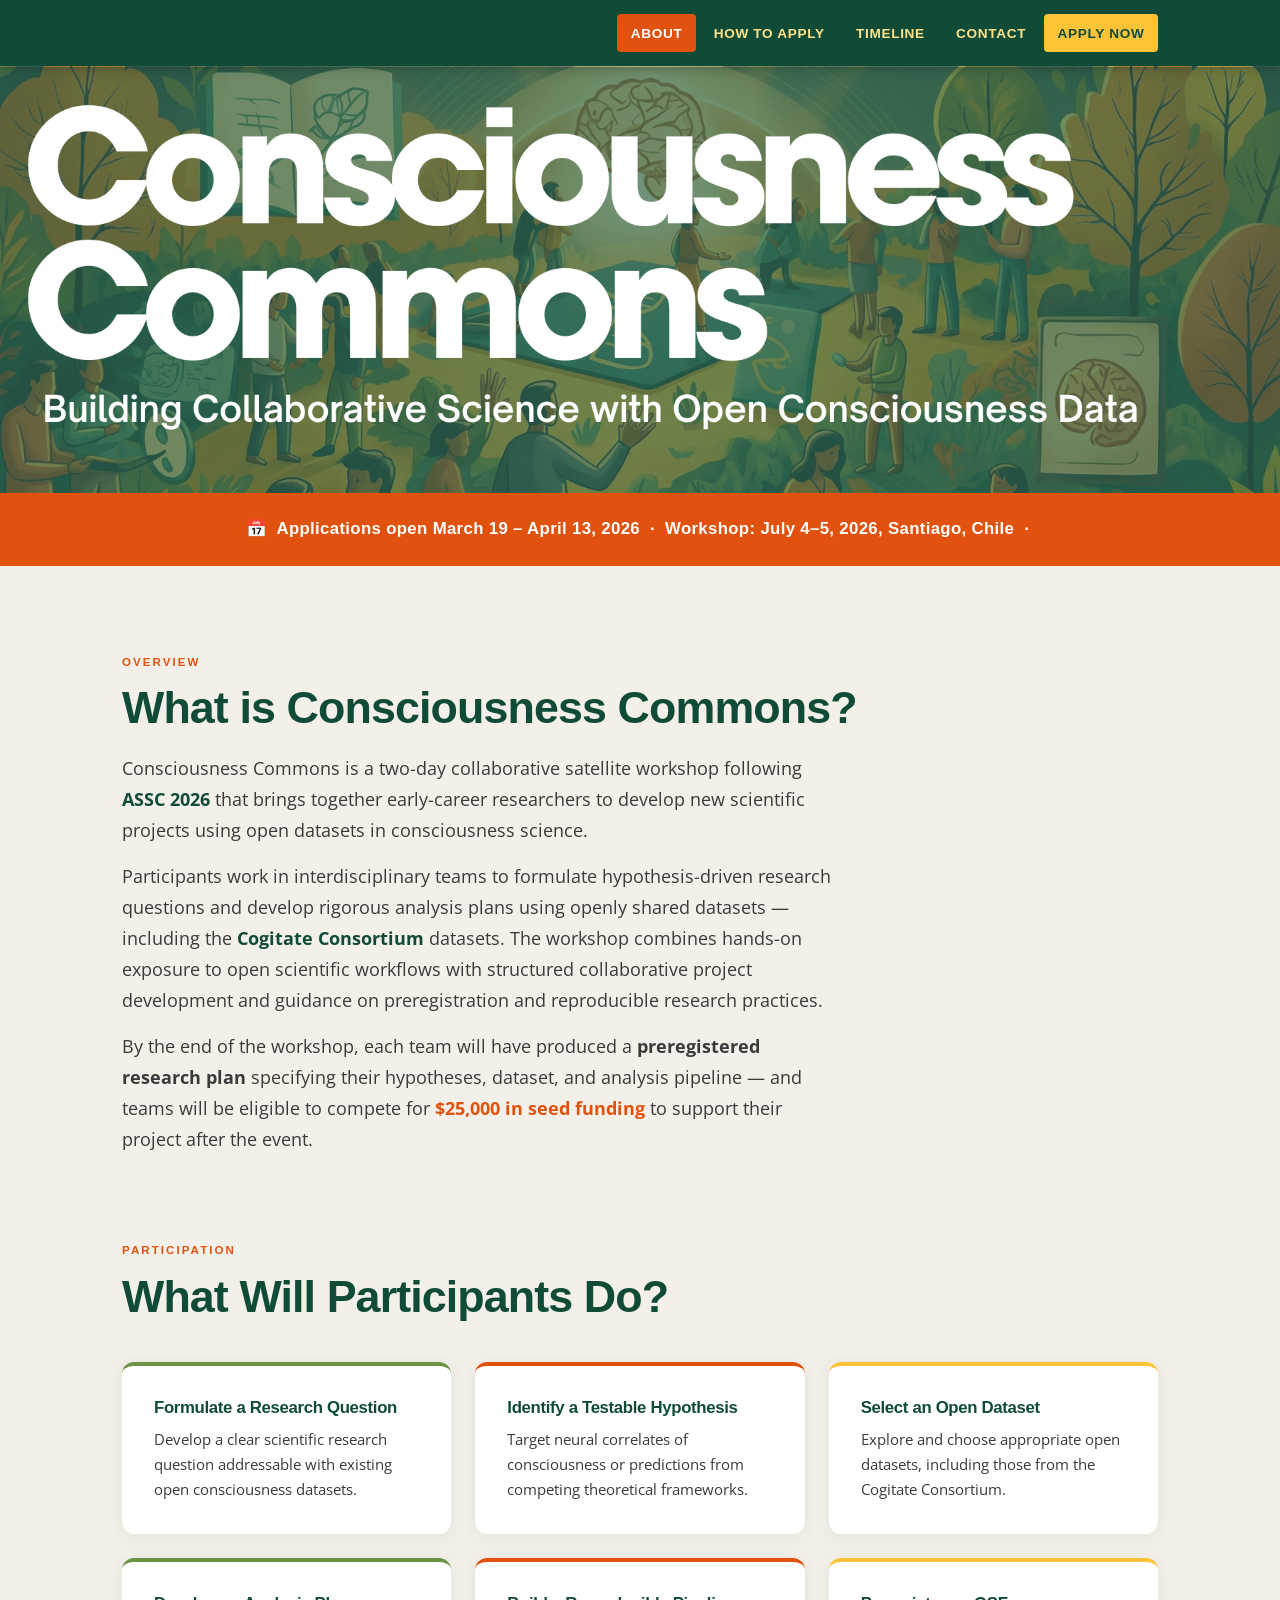
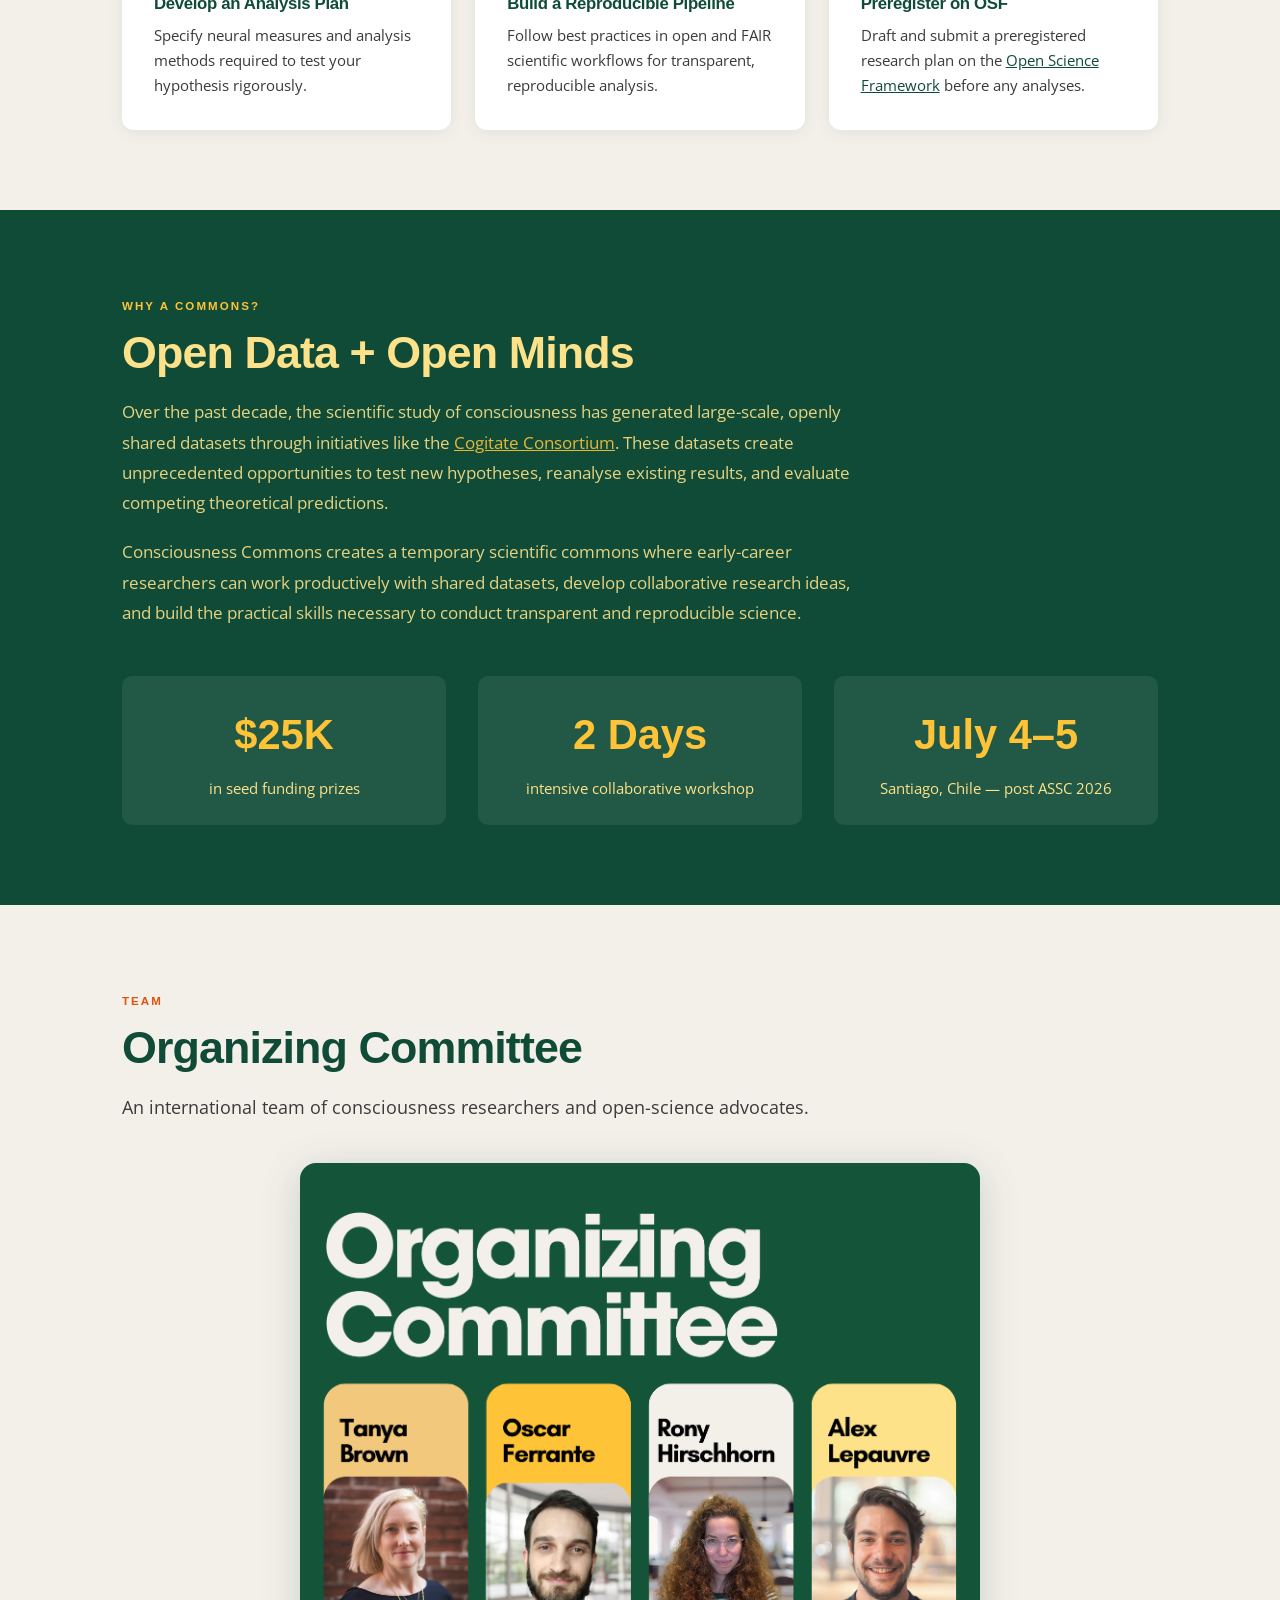
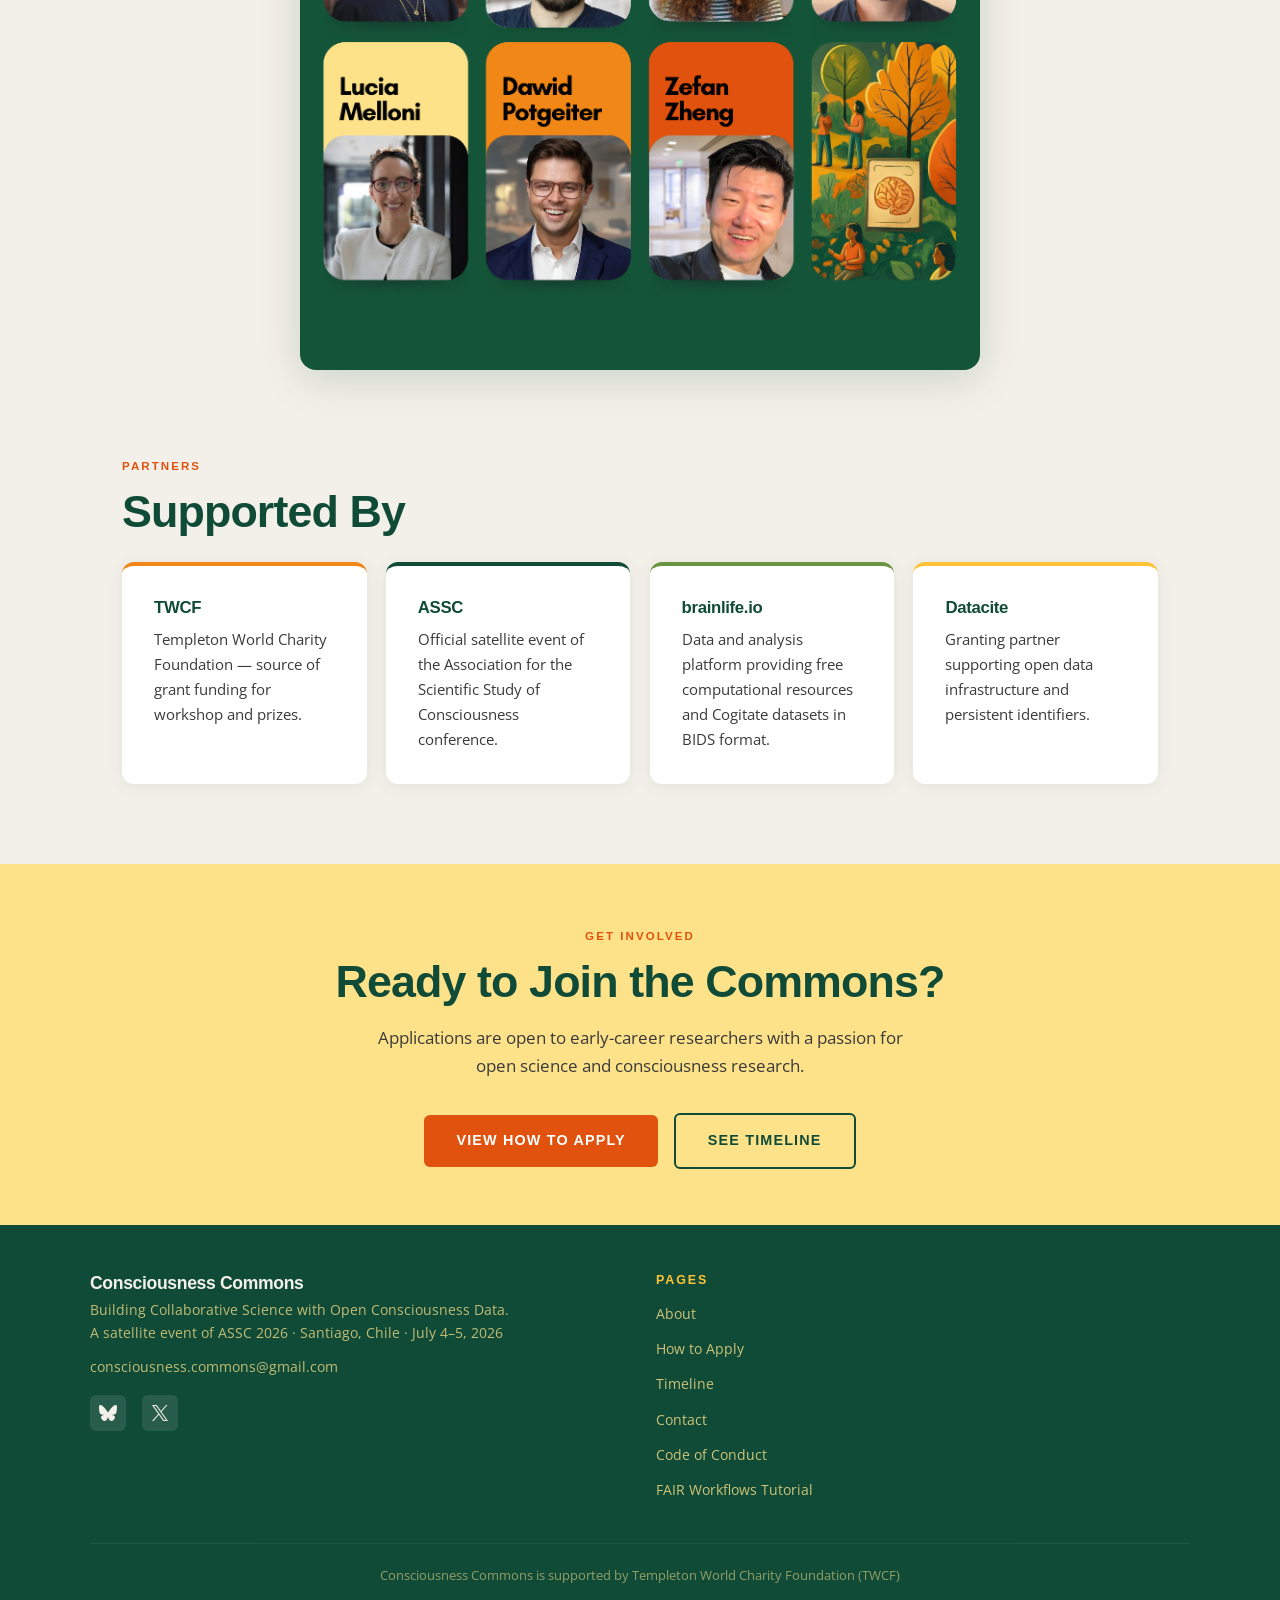
<file: index.html>
<!DOCTYPE html>
<html lang="en">
<head>
  <meta charset="UTF-8" />
  <meta name="viewport" content="width=device-width, initial-scale=1.0" />
  <title>Consciousness Commons — About</title>
  <link rel="icon" type="image/png" href="assets/favicon-1.png" />
  <style>
@import url('https://fonts.googleapis.com/css2?family=Open+Sans:ital,wght@0,300;0,400;0,600;0,700;1,400&display=swap');
:root{--dark-green:#104b38;--green:#699441;--bright-orange:#e0520e;--orange:#f08716;--yellow:#ffc337;--light-yellow:#fee289;--light-orange:#f2c87d;--cream:#f3f0e9;--white:#ffffff;--text-dark:#1a1a1a;--text-mid:#3a3a3a}
*,*::before,*::after{box-sizing:border-box;margin:0;padding:0}
html{scroll-behavior:smooth}
body{font-family:'Open Sans',sans-serif;background:var(--cream);color:var(--text-dark);line-height:1.7;font-size:17px}
h1,h2,h3,h4,h5{font-family:'Century Gothic','Futura','Trebuchet MS',sans-serif;font-weight:700;line-height:1.15;letter-spacing:-0.02em}
a{color:var(--dark-green);text-decoration:none}
a:hover{color:var(--bright-orange)}
img{max-width:100%;display:block}
.container{max-width:1100px;margin:0 auto;padding:0 2rem}
/* NAV */
.site-nav{background:var(--dark-green);position:sticky;top:0;z-index:100;box-shadow:0 2px 12px rgba(0,0,0,.25)}
.nav-inner{display:flex;align-items:center;justify-content:space-between;padding:.9rem 2rem;max-width:1100px;margin:0 auto}
.nav-logo{display:flex;align-items:center;gap:.7rem;text-decoration:none}
.nav-logo img{width:36px;height:36px;border-radius:6px;object-fit:cover;flex-shrink:0}
.nav-logo-text{font-family:'Century Gothic','Futura',sans-serif;font-weight:700;font-size:.9rem;color:var(--cream);letter-spacing:.03em;line-height:1.2}
.nav-links{display:flex;align-items:center;gap:.25rem;list-style:none;padding:0;margin:0}
.nav-links li{list-style:none}
.nav-links a{color:var(--light-yellow);font-size:.85rem;font-weight:600;letter-spacing:.05em;text-transform:uppercase;padding:.45rem .85rem;border-radius:4px;transition:background .2s,color .2s;font-family:'Century Gothic','Futura',sans-serif;display:block}
.nav-links a:hover,.nav-links a.active{background:var(--bright-orange);color:var(--white)}
.nav-links .nav-cta a{background:var(--yellow);color:var(--dark-green)}
.nav-links .nav-cta a:hover{background:var(--bright-orange);color:var(--white)}
/* HERO */
.hero{width:100%;position:relative;overflow:hidden}
.hero img{width:100%;height:auto;display:block}
/* LABELS & SECTIONS */
.section-label{display:inline-block;font-size:.72rem;font-weight:700;letter-spacing:.18em;text-transform:uppercase;color:var(--bright-orange);margin-bottom:.6rem;font-family:'Century Gothic','Futura',sans-serif}
.section-title{font-size:clamp(1.8rem,4vw,2.8rem);color:var(--dark-green);margin-bottom:1.2rem}
.section-intro{font-size:1.1rem;color:var(--text-mid);max-width:720px;line-height:1.75}
.section{padding:5rem 0}
.section--alt{background:var(--dark-green);color:var(--cream)}
.section--alt .section-title{color:var(--light-yellow)}
.section--alt .section-label{color:var(--yellow)}
.section--alt p{color:var(--light-yellow);opacity:.9}
.section--tint{background:var(--light-yellow)}
/* HIGHLIGHT STRIP */
.highlight-strip{background:var(--bright-orange);color:var(--white);padding:1.4rem 2rem;text-align:center;font-weight:700;font-size:1.05rem;font-family:'Century Gothic','Futura',sans-serif;letter-spacing:.02em}
.highlight-strip a{color:var(--yellow);text-decoration:underline}
/* CARDS */
.card-grid{display:grid;gap:1.5rem;grid-template-columns:repeat(auto-fit,minmax(280px,1fr));margin-top:2.5rem}
.card{background:var(--white);border-radius:12px;padding:2rem;border-top:4px solid var(--green);box-shadow:0 2px 16px rgba(16,75,56,.08);transition:transform .2s,box-shadow .2s}
.card:hover{transform:translateY(-4px);box-shadow:0 8px 32px rgba(16,75,56,.14)}
.card h3{font-size:1.05rem;color:var(--dark-green);margin-bottom:.6rem}
.card p{font-size:.95rem;color:var(--text-mid);line-height:1.65}
.card--orange{border-top-color:var(--bright-orange)}
.card--yellow{border-top-color:var(--yellow)}
/* BUTTONS */
.btn{display:inline-block;font-family:'Century Gothic','Futura',sans-serif;font-weight:700;font-size:.9rem;letter-spacing:.08em;text-transform:uppercase;padding:.85rem 2rem;border-radius:6px;transition:background .2s,transform .15s;cursor:pointer;border:none}
.btn-primary{background:var(--bright-orange);color:var(--white)}
.btn-primary:hover{background:var(--orange);color:var(--white);transform:translateY(-2px)}
.btn-secondary{background:transparent;color:var(--dark-green);border:2.5px solid var(--dark-green)}
.btn-secondary:hover{background:var(--dark-green);color:var(--cream)}
/* FOOTER */
.site-footer{background:var(--dark-green);color:var(--light-yellow);padding:3rem 2rem 2rem}
.footer-inner{max-width:1100px;margin:0 auto;display:grid;grid-template-columns:1fr 1fr;gap:2rem;align-items:start}
.footer-brand h3{color:var(--cream);font-size:1.1rem;margin-bottom:.4rem}
.footer-brand p{font-size:.88rem;opacity:.75;line-height:1.6}
.footer-links h4{color:var(--yellow);font-size:.78rem;letter-spacing:.15em;text-transform:uppercase;margin-bottom:.75rem}
.footer-links ul{list-style:none;padding:0}
.footer-links ul li{margin-bottom:.4rem}
.footer-links ul li a{color:var(--light-yellow);opacity:.8;font-size:.9rem}
.footer-links ul li a:hover{opacity:1;color:var(--yellow)}
.footer-bottom{max-width:1100px;margin:2rem auto 0;padding-top:1.25rem;border-top:1px solid rgba(255,255,255,.12);font-size:.82rem;opacity:.55;text-align:center}
@media(max-width:768px){.nav-inner{flex-wrap:wrap;gap:.5rem}.nav-links{flex-wrap:wrap;gap:.1rem}.footer-inner{grid-template-columns:1fr}.section{padding:3rem 0}}
  </style>
</head>
<body>

  <nav class="site-nav">
    <div class="nav-inner">
      <a class="nav-logo" href="index.html">
        <span class="nav-logo-text"></span>
      </a>
      <ul class="nav-links">
        <li><a href="index.html" class="active">About</a></li>
        <li><a href="apply.html">How to Apply</a></li>
        <li><a href="timeline.html">Timeline</a></li>
        <li><a href="contact.html">Contact</a></li>
        <li class="nav-cta"><a href="apply.html">Apply Now</a></li>
      </ul>
    </div>
  </nav>

  <section class="hero">
    <img src="assets/github-header-2.png" alt="Consciousness Commons — Building Collaborative Science with Open Consciousness Data" />
  </section>

  <div class="highlight-strip">
    📅 &nbsp;Applications open <strong>March 19 – April 13, 2026</strong> &nbsp;·&nbsp;
    Workshop: <strong>July 4–5, 2026, Santiago, Chile</strong> &nbsp;·&nbsp;
  </div>

  <section class="section">
    <div class="container">
      <span class="section-label">Overview</span>
      <h2 class="section-title">What is Consciousness Commons?</h2>
      <p class="section-intro">
        Consciousness Commons is a two-day collaborative satellite workshop following
        <a href="https://theassc.org/assc-29/" target="_blank" rel="noopener noreferrer"><strong>ASSC 2026</strong></a> that brings together early-career researchers to develop
        new scientific projects using open datasets in consciousness science.
      </p>
      <p class="section-intro" style="margin-top:1rem;">
        Participants work in interdisciplinary teams to formulate hypothesis-driven research
        questions and develop rigorous analysis plans using openly shared datasets — including
        the <a href="https://www.arc-cogitate.com/data-release" target="_blank" rel="noopener noreferrer"><strong>Cogitate Consortium</strong></a> datasets. The workshop combines hands-on
        exposure to open scientific workflows with structured collaborative project development
        and guidance on preregistration and reproducible research practices.
      </p>
      <p class="section-intro" style="margin-top:1rem;">
        By the end of the workshop, each team will have produced a <strong>preregistered
        research plan</strong> specifying their hypotheses, dataset, and analysis pipeline —
        and teams will be eligible to compete for <strong style="color:var(--bright-orange);">$25,000 in seed funding</strong>
        to support their project after the event.
      </p>
    </div>
  </section>

  <section class="section" style="padding-top:0;">
    <div class="container">
      <span class="section-label">Participation</span>
      <h2 class="section-title">What Will Participants Do?</h2>
      <div class="card-grid">
        <div class="card">
          <h3>Formulate a Research Question</h3>
          <p>Develop a clear scientific research question addressable with existing open consciousness datasets.</p>
        </div>
        <div class="card card--orange">
          <h3>Identify a Testable Hypothesis</h3>
          <p>Target neural correlates of consciousness or predictions from competing theoretical frameworks.</p>
        </div>
        <div class="card card--yellow">
          <h3>Select an Open Dataset</h3>
          <p>Explore and choose appropriate open datasets, including those from the Cogitate Consortium.</p>
        </div>
        <div class="card">
          <h3>Develop an Analysis Plan</h3>
          <p>Specify neural measures and analysis methods required to test your hypothesis rigorously.</p>
        </div>
        <div class="card card--orange">
          <h3>Build a Reproducible Pipeline</h3>
          <p>Follow best practices in open and FAIR scientific workflows for transparent, reproducible analysis.</p>
        </div>
        <div class="card card--yellow">
          <h3>Preregister on OSF</h3>
          <p>Draft and submit a preregistered research plan on the <a href="https://osf.io/" target="_blank" rel="noopener noreferrer" style="text-decoration:underline;">Open Science Framework</a> before any analyses.</p>
        </div>
      </div>
    </div>
  </section>

  <section class="section section--alt">
    <div class="container">
      <span class="section-label">Why a Commons?</span>
      <h2 class="section-title">Open Data + Open Minds</h2>
      <p style="max-width:760px;line-height:1.8;font-size:1.05rem;">
        Over the past decade, the scientific study of consciousness has generated large-scale,
        openly shared datasets through initiatives like the
        <a href="https://arc-cogitate.com" target="_blank" style="color:var(--yellow);text-decoration:underline;">Cogitate Consortium</a>.
        These datasets create unprecedented opportunities to test new hypotheses, reanalyse
        existing results, and evaluate competing theoretical predictions.
      </p>
      <p style="max-width:760px;line-height:1.8;font-size:1.05rem;margin-top:1.2rem;">
        Consciousness Commons creates a temporary scientific commons where early-career
        researchers can work productively with shared datasets, develop collaborative research
        ideas, and build the practical skills necessary to conduct transparent and reproducible science.
      </p>
      <div style="display:flex;gap:2rem;margin-top:3rem;flex-wrap:wrap;">
        <div style="flex:1;min-width:180px;text-align:center;padding:1.5rem;background:rgba(255,255,255,.07);border-radius:10px;">
          <div style="font-size:2.6rem;font-weight:900;color:var(--yellow);font-family:'Century Gothic','Futura',sans-serif;">$25K</div>
          <div style="font-size:.95rem;color:var(--light-yellow);margin-top:.3rem;">in seed funding prizes</div>
        </div>
        <div style="flex:1;min-width:180px;text-align:center;padding:1.5rem;background:rgba(255,255,255,.07);border-radius:10px;">
          <div style="font-size:2.6rem;font-weight:900;color:var(--yellow);font-family:'Century Gothic','Futura',sans-serif;">2 Days</div>
          <div style="font-size:.95rem;color:var(--light-yellow);margin-top:.3rem;">intensive collaborative workshop</div>
        </div>
        <div style="flex:1;min-width:180px;text-align:center;padding:1.5rem;background:rgba(255,255,255,.07);border-radius:10px;">
          <div style="font-size:2.6rem;font-weight:900;color:var(--yellow);font-family:'Century Gothic','Futura',sans-serif;">July 4–5</div>
          <div style="font-size:.95rem;color:var(--light-yellow);margin-top:.3rem;">Santiago, Chile — post ASSC 2026</div>
        </div>
      </div>
    </div>
  </section>

  <section class="section">
    <div class="container">
      <span class="section-label">Team</span>
      <h2 class="section-title">Organizing Committee</h2>
      <p class="section-intro">An international team of consciousness researchers and open-science advocates.</p>
      <div style="margin-top:2.5rem;text-align:center;">
        <img src="assets/organizing-committee-1.png"
             alt="Organizing Committee: Tanya Brown, Oscar Ferrante, Rony Hirschhorn, Alex Lepauvre, Lucia Melloni, David Potgeiter, Zefan Zheng"
             style="max-width:680px;width:100%;border-radius:16px;margin:0 auto;box-shadow:0 8px 40px rgba(16,75,56,.18);" />
      </div>
    </div>
  </section>

  <section class="section" style="padding-top:0;">
    <div class="container">
      <span class="section-label">Partners</span>
      <h2 class="section-title">Supported By</h2>
      <div style="display:flex;gap:1.2rem;flex-wrap:wrap;margin-top:1.5rem;">
        <div class="card" style="flex:1;min-width:220px;border-top-color:var(--orange);">
          <h3>TWCF</h3>
          <p>Templeton World Charity Foundation — source of grant funding for workshop and prizes.</p>
        </div>
        <div class="card" style="flex:1;min-width:220px;border-top-color:var(--dark-green);">
          <h3>ASSC</h3>
          <p>Official satellite event of the Association for the Scientific Study of Consciousness conference.</p>
        </div>
        <div class="card" style="flex:1;min-width:220px;border-top-color:var(--green);">
          <h3>brainlife.io</h3>
          <p>Data and analysis platform providing free computational resources and Cogitate datasets in BIDS format.</p>
        </div>
        
        <div class="card" style="flex:1;min-width:220px;border-top-color:var(--yellow);">
          <h3>Datacite</h3>
          <p>Granting partner supporting open data infrastructure and persistent identifiers.</p>
        </div>
      </div>
    </div>
  </section>

  <section class="section section--tint" style="text-align:center;padding:3.5rem 2rem;">
    <span class="section-label">Get Involved</span>
    <h2 class="section-title" style="margin-bottom:1rem;">Ready to Join the Commons?</h2>
    <p style="max-width:540px;margin:0 auto 2rem;color:var(--text-mid);font-size:1.05rem;">
      Applications are open to early-career researchers with a passion for open science and consciousness research.
    </p>
    <a class="btn btn-primary" href="apply.html">View How to Apply</a>
    &nbsp;&nbsp;
    <a class="btn btn-secondary" href="timeline.html">See Timeline</a>
  </section>

  <footer class="site-footer">
    <div class="footer-inner">
      <div class="footer-brand">
        <h3>Consciousness Commons</h3>
        <p>Building Collaborative Science with Open Consciousness Data.<br>
        A satellite event of ASSC 2026 · Santiago, Chile · July 4–5, 2026</p>
       <p style="margin-top:.75rem;">
  <a href="mailto:consciousness.commons@gmail.com" style="color:var(--light-yellow);">consciousness.commons@gmail.com</a>
</p>
<div style="display:flex;gap:1rem;margin-top:1rem;align-items:center;">
  <a href="https://bsky.app/profile/consc-commons.bsky.social" target="_blank" rel="noopener noreferrer"
     title="Bluesky" style="display:inline-flex;align-items:center;justify-content:center;width:36px;height:36px;border-radius:6px;background:rgba(255,255,255,0.1);transition:background .2s;">
    <svg xmlns="http://www.w3.org/2000/svg" width="18" height="18" viewBox="0 0 568 501" fill="#f3f0e9">
      <path d="M123.121 33.664C188.241 82.553 258.281 181.68 284 234.873c25.719-53.193 95.759-152.32 160.879-201.209C491.866-1.611 568-28.906 568 57.947c0 17.346-9.945 145.713-15.778 166.555-20.275 72.453-94.155 90.933-159.875 79.748C507.222 323.8 536.444 388.56 473.333 453.32c-119.86 122.992-172.272-30.859-185.702-70.281-2.462-7.227-3.614-10.608-3.631-7.733-.017-2.875-1.169.506-3.631 7.733-13.43 39.422-65.842 193.273-185.702 70.281-63.111-64.76-33.889-129.52 80.653-149.07-65.72 11.185-139.6-7.295-159.875-79.748C9.945 203.66 0 75.293 0 57.947 0-28.906 76.134-1.611 123.121 33.664Z"/>
    </svg>
  </a>
  <a href="https://x.com/consc_commons" target="_blank" rel="noopener noreferrer"
     title="X (Twitter)" style="display:inline-flex;align-items:center;justify-content:center;width:36px;height:36px;border-radius:6px;background:rgba(255,255,255,0.1);transition:background .2s;">
    <svg xmlns="http://www.w3.org/2000/svg" width="16" height="16" viewBox="0 0 300 300" fill="#f3f0e9">
      <path d="M178.57 127.15 290.27 0h-26.46l-97.03 110.38L89.34 0H0l117.13 166.93L0 300.25h26.46l102.4-116.59 81.8 116.59h89.34M36.01 19.54H76.66l187.13 262.13h-40.66"/>
    </svg>
  </a>
</div>
      </div>
      <div class="footer-links">
        <h4>Pages</h4>
        <ul>
          <li><a href="index.html">About</a></li>
          <li><a href="apply.html">How to Apply</a></li>
          <li><a href="timeline.html">Timeline</a></li>
          <li><a href="contact.html">Contact</a></li>
          <li><a href="code-of-conduct.html">Code of Conduct</a></li>
          <li><a href="fair-tutorial.html">FAIR Workflows Tutorial</a></li>
        </ul>
      </div>
    </div>
    <div class="footer-bottom">Consciousness Commons is supported by Templeton World Charity Foundation (TWCF)</div>
  </footer>

</body>
</html>
</file>
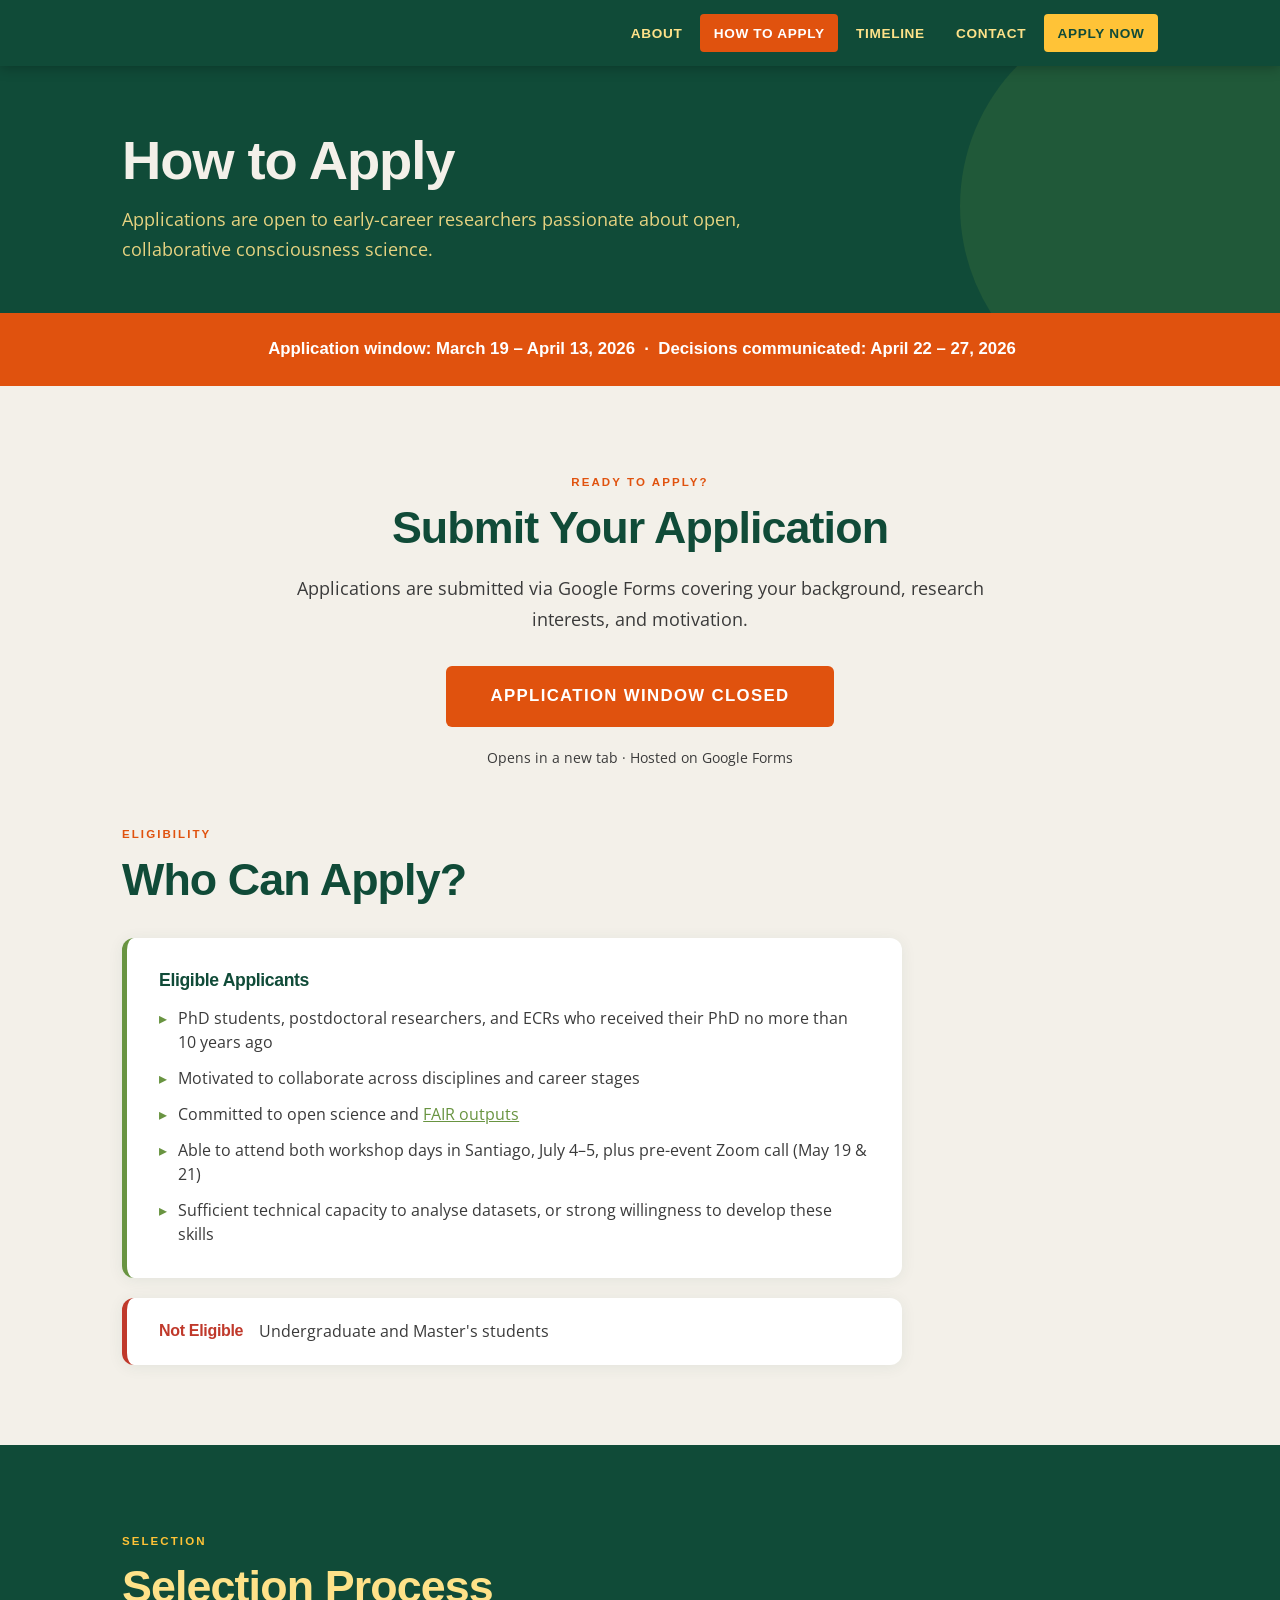
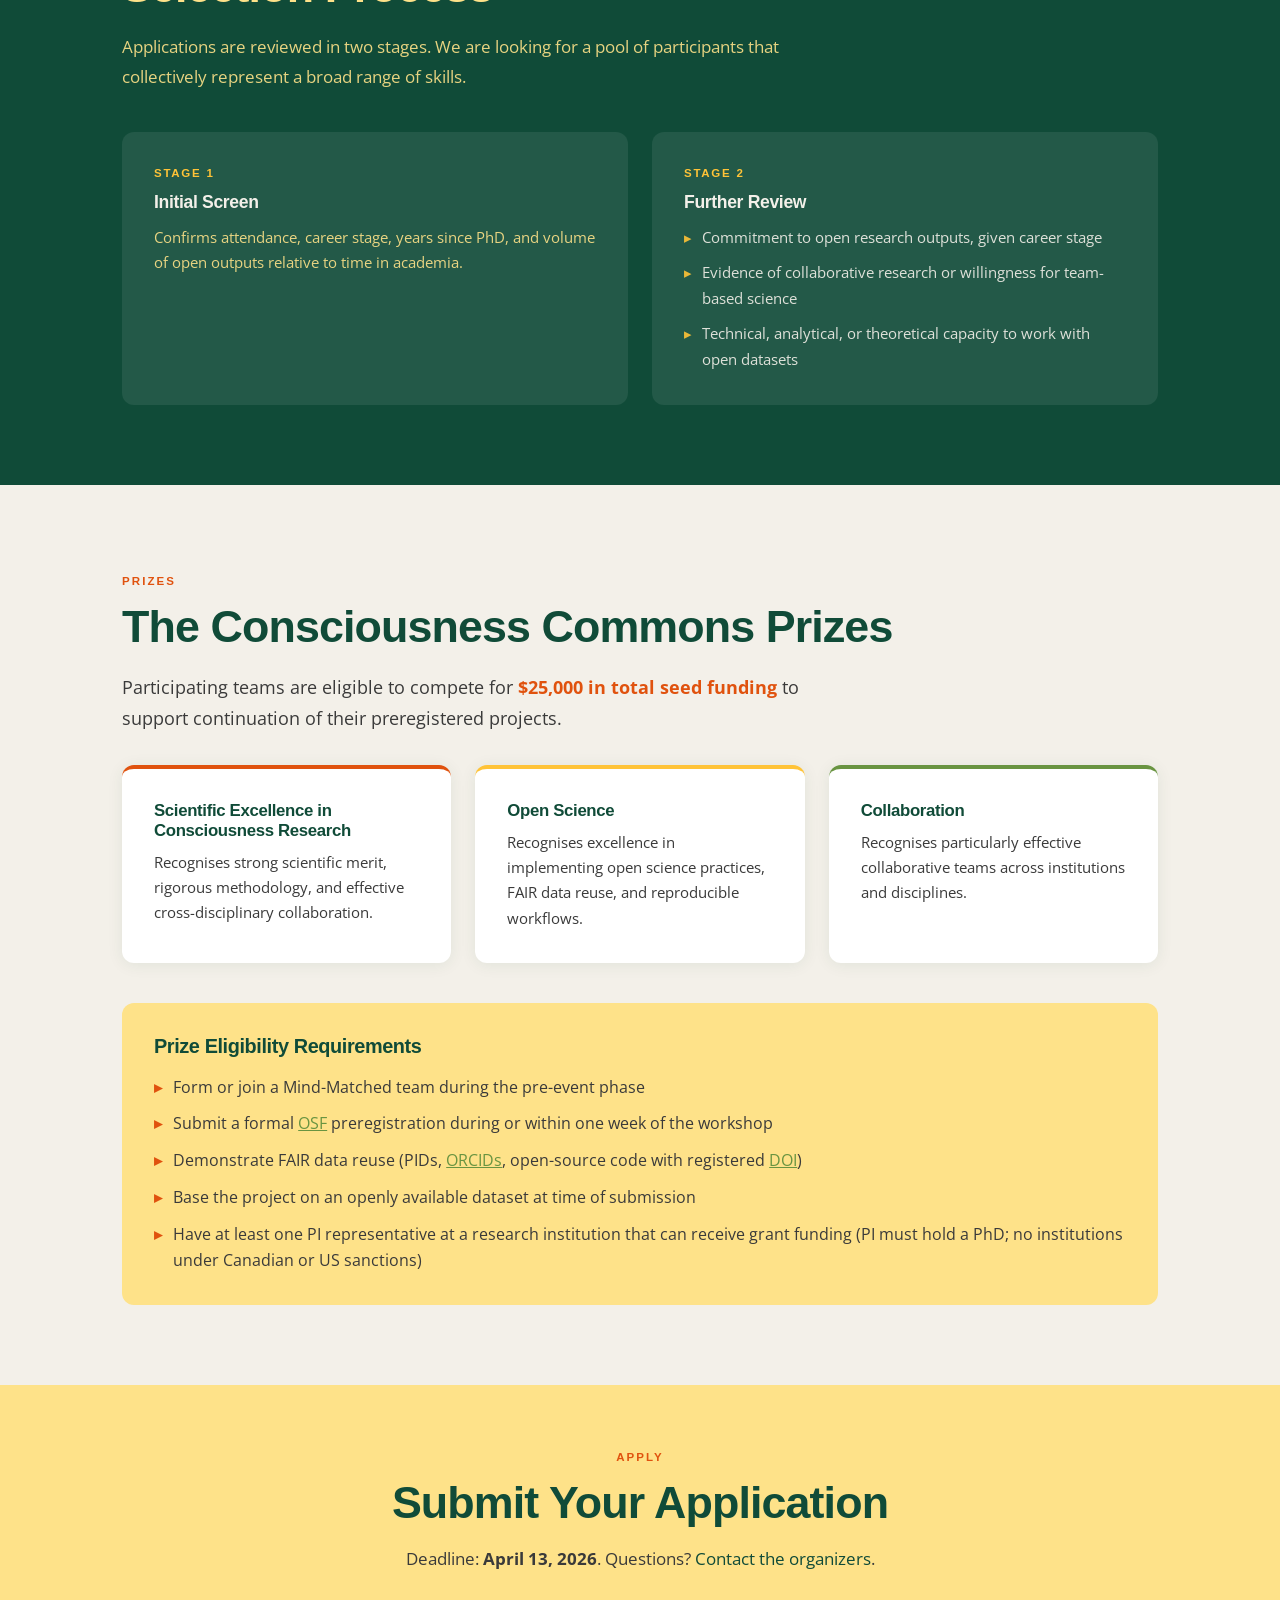
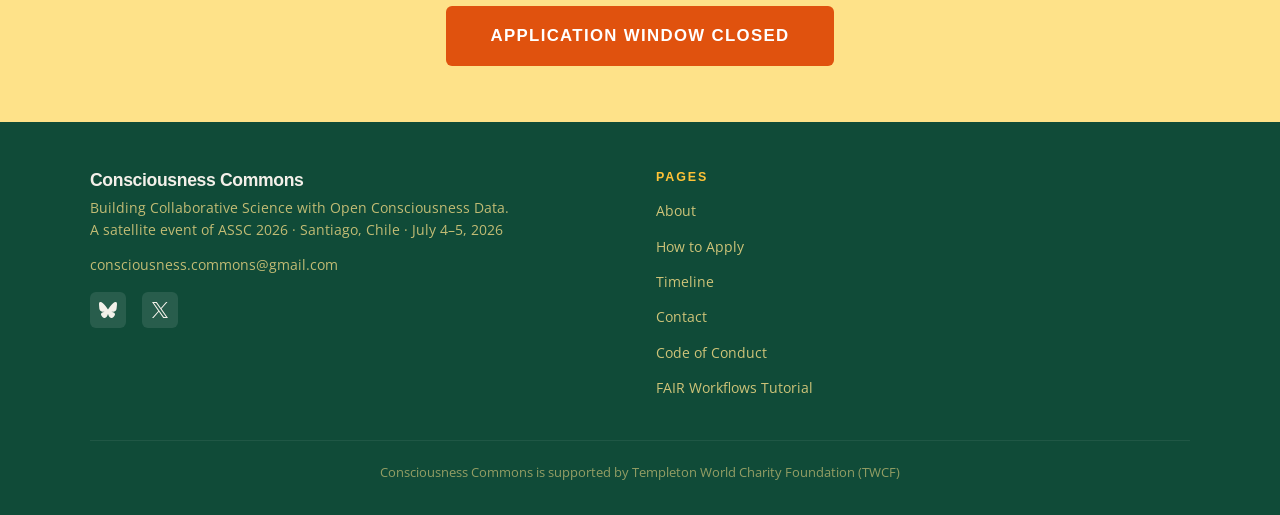
<file: apply.html>
<!DOCTYPE html>
<html lang="en">
<head>
  <meta charset="UTF-8" />
  <meta name="viewport" content="width=device-width, initial-scale=1.0" />
  <title>Consciousness Commons — How to Apply</title>
  <link rel="icon" type="image/png" href="assets/favicon-1.png" />
  <style>
@import url('https://fonts.googleapis.com/css2?family=Open+Sans:ital,wght@0,300;0,400;0,600;0,700;1,400&display=swap');
:root{--dark-green:#104b38;--green:#699441;--bright-orange:#e0520e;--orange:#f08716;--yellow:#ffc337;--light-yellow:#fee289;--light-orange:#f2c87d;--cream:#f3f0e9;--white:#ffffff;--text-dark:#1a1a1a;--text-mid:#3a3a3a}
*,*::before,*::after{box-sizing:border-box;margin:0;padding:0}
html{scroll-behavior:smooth}
body{font-family:'Open Sans',sans-serif;background:var(--cream);color:var(--text-dark);line-height:1.7;font-size:17px}
h1,h2,h3,h4,h5{font-family:'Century Gothic','Futura','Trebuchet MS',sans-serif;font-weight:700;line-height:1.15;letter-spacing:-0.02em}
a{color:var(--dark-green);text-decoration:none}
a:hover{color:var(--bright-orange)}
img{max-width:100%;display:block}
.container{max-width:1100px;margin:0 auto;padding:0 2rem}
.site-nav{background:var(--dark-green);position:sticky;top:0;z-index:100;box-shadow:0 2px 12px rgba(0,0,0,.25)}
.nav-inner{display:flex;align-items:center;justify-content:space-between;padding:.9rem 2rem;max-width:1100px;margin:0 auto}
.nav-logo{display:flex;align-items:center;gap:.7rem;text-decoration:none}
.nav-logo img{width:36px;height:36px;border-radius:6px;object-fit:cover;flex-shrink:0}
.nav-logo-text{font-family:'Century Gothic','Futura',sans-serif;font-weight:700;font-size:.9rem;color:var(--cream);letter-spacing:.03em;line-height:1.2}
.nav-links{display:flex;align-items:center;gap:.25rem;list-style:none;padding:0;margin:0}
.nav-links li{list-style:none}
.nav-links a{color:var(--light-yellow);font-size:.85rem;font-weight:600;letter-spacing:.05em;text-transform:uppercase;padding:.45rem .85rem;border-radius:4px;transition:background .2s,color .2s;font-family:'Century Gothic','Futura',sans-serif;display:block}
.nav-links a:hover,.nav-links a.active{background:var(--bright-orange);color:var(--white)}
.nav-links .nav-cta a{background:var(--yellow);color:var(--dark-green)}
.nav-links .nav-cta a:hover{background:var(--bright-orange);color:var(--white)}
.section-label{display:inline-block;font-size:.72rem;font-weight:700;letter-spacing:.18em;text-transform:uppercase;color:var(--bright-orange);margin-bottom:.6rem;font-family:'Century Gothic','Futura',sans-serif}
.section-title{font-size:clamp(1.8rem,4vw,2.8rem);color:var(--dark-green);margin-bottom:1.2rem}
.section-intro{font-size:1.1rem;color:var(--text-mid);max-width:720px;line-height:1.75}
.section{padding:5rem 0}
.section--alt{background:var(--dark-green);color:var(--cream)}
.section--alt .section-title{color:var(--light-yellow)}
.section--alt .section-label{color:var(--yellow)}
.section--alt p{color:var(--light-yellow);opacity:.9}
.section--tint{background:var(--light-yellow)}
.highlight-strip{background:var(--bright-orange);color:var(--white);padding:1.4rem 2rem;text-align:center;font-weight:700;font-size:1.05rem;font-family:'Century Gothic','Futura',sans-serif}
.card-grid{display:grid;gap:1.5rem;grid-template-columns:repeat(auto-fit,minmax(280px,1fr));margin-top:2.5rem}
.card{background:var(--white);border-radius:12px;padding:2rem;border-top:4px solid var(--green);box-shadow:0 2px 16px rgba(16,75,56,.08);transition:transform .2s,box-shadow .2s}
.card:hover{transform:translateY(-4px);box-shadow:0 8px 32px rgba(16,75,56,.14)}
.card h3{font-size:1.05rem;color:var(--dark-green);margin-bottom:.6rem}
.card p{font-size:.95rem;color:var(--text-mid);line-height:1.65}
.card--orange{border-top-color:var(--bright-orange)}
.card--yellow{border-top-color:var(--yellow)}
.btn{display:inline-block;font-family:'Century Gothic','Futura',sans-serif;font-weight:700;font-size:.9rem;letter-spacing:.08em;text-transform:uppercase;padding:.85rem 2rem;border-radius:6px;transition:background .2s,transform .15s;cursor:pointer;border:none}
.btn-primary{background:var(--bright-orange);color:var(--white)}
.btn-primary:hover{background:var(--orange);color:var(--white);transform:translateY(-2px)}
.btn-secondary{background:transparent;color:var(--dark-green);border:2.5px solid var(--dark-green)}
.btn-secondary:hover{background:var(--dark-green);color:var(--cream)}
.page-hero{background:var(--dark-green);padding:4rem 2rem 3rem;position:relative;overflow:hidden}
.page-hero::before{content:'';position:absolute;right:-80px;top:-60px;width:400px;height:400px;border-radius:50%;background:rgba(105,148,65,.18)}
.page-hero h1{font-size:clamp(2rem,5vw,3.4rem);color:var(--cream);position:relative;z-index:1}
.page-hero p{color:var(--light-yellow);font-size:1.1rem;margin-top:.75rem;max-width:640px;opacity:.9;position:relative;z-index:1}
.site-footer{background:var(--dark-green);color:var(--light-yellow);padding:3rem 2rem 2rem}
.footer-inner{max-width:1100px;margin:0 auto;display:grid;grid-template-columns:1fr 1fr;gap:2rem;align-items:start}
.footer-brand h3{color:var(--cream);font-size:1.1rem;margin-bottom:.4rem}
.footer-brand p{font-size:.88rem;opacity:.75;line-height:1.6}
.footer-links h4{color:var(--yellow);font-size:.78rem;letter-spacing:.15em;text-transform:uppercase;margin-bottom:.75rem}
.footer-links ul{list-style:none;padding:0}
.footer-links ul li{margin-bottom:.4rem}
.footer-links ul li a{color:var(--light-yellow);opacity:.8;font-size:.9rem}
.footer-links ul li a:hover{opacity:1;color:var(--yellow)}
.footer-bottom{max-width:1100px;margin:2rem auto 0;padding-top:1.25rem;border-top:1px solid rgba(255,255,255,.12);font-size:.82rem;opacity:.55;text-align:center}
@media(max-width:768px){.nav-inner{flex-wrap:wrap;gap:.5rem}.nav-links{flex-wrap:wrap;gap:.1rem}.footer-inner{grid-template-columns:1fr}.section{padding:3rem 0}}
  </style>
</head>
<body>

  <nav class="site-nav">
    <div class="nav-inner">
      <a class="nav-logo" href="index.html">
        <span class="nav-logo-text"></span>
      </a>
      <ul class="nav-links">
        <li><a href="index.html">About</a></li>
        <li><a href="apply.html" class="active">How to Apply</a></li>
        <li><a href="timeline.html">Timeline</a></li>
        <li><a href="contact.html">Contact</a></li>
        <li class="nav-cta"><a href="https://forms.gle/c1xpSTk2sJ3oTzHZ6" target="_blank">Apply Now</a></li>
      </ul>
    </div>
  </nav>

  <div class="page-hero">
    <div class="container">
      <h1>How to Apply</h1>
      <p>Applications are open to early-career researchers passionate about open, collaborative consciousness science.</p>
    </div>
  </div>

  <div class="highlight-strip">
     &nbsp;Application window: <strong>March 19 – April 13, 2026</strong> &nbsp;·&nbsp;
    Decisions communicated: <strong>April 22 – 27, 2026</strong>
  </div>

  <section class="section" style="padding-bottom:2rem;">
    <div class="container" style="text-align:center;">
      <span class="section-label">Ready to apply?</span>
      <h2 class="section-title">Submit Your Application</h2>
      <p class="section-intro" style="margin:0 auto 2rem;">
        Applications are submitted via Google Forms covering your background, research interests, and motivation.
      </p>
      <a class="btn btn-primary" href="https://forms.gle/c1xpSTk2sJ3oTzHZ6" target="_blank" rel="noopener noreferrer"
         style="font-size:1.05rem;padding:1rem 2.8rem;">
        Application window closed
      </a>
      <p style="margin-top:1.2rem;font-size:.88rem;color:var(--text-mid);">Opens in a new tab · Hosted on Google Forms</p>
    </div>
  </section>

  <section class="section" style="padding-top:1rem;">
    <div class="container">
      <span class="section-label">Eligibility</span>
      <h2 class="section-title">Who Can Apply?</h2>
      <div style="display:flex;flex-direction:column;gap:1.25rem;margin-top:2rem;max-width:780px;">
        <div style="background:var(--white);border-radius:12px;padding:2rem;border-left:5px solid var(--green);box-shadow:0 2px 16px rgba(16,75,56,.07);">
          <h3 style="color:var(--dark-green);margin-bottom:1rem;font-size:1.1rem;">Eligible Applicants</h3>
          <ul style="list-style:none;display:flex;flex-direction:column;gap:.75rem;">
            <li style="padding-left:1.2rem;position:relative;font-size:.97rem;color:var(--text-mid);line-height:1.55;"><span style="position:absolute;left:0;color:var(--green);">▸</span>PhD students, postdoctoral researchers, and ECRs who received their PhD no more than 10 years ago</li>
            <li style="padding-left:1.2rem;position:relative;font-size:.97rem;color:var(--text-mid);line-height:1.55;"><span style="position:absolute;left:0;color:var(--green);">▸</span>Motivated to collaborate across disciplines and career stages</li>
            <li style="padding-left:1.2rem;position:relative;font-size:.97rem;color:var(--text-mid);line-height:1.55;"><span style="position:absolute;left:0;color:var(--green);">▸</span>Committed to open science and <a href="fair-workflows-tutorial.html" style="color:var(--green);text-decoration:underline;">FAIR outputs</a></li>
            <li style="padding-left:1.2rem;position:relative;font-size:.97rem;color:var(--text-mid);line-height:1.55;"><span style="position:absolute;left:0;color:var(--green);">▸</span>Able to attend both workshop days in Santiago, July 4–5, plus pre-event Zoom call (May 19 & 21)</li>
            <li style="padding-left:1.2rem;position:relative;font-size:.97rem;color:var(--text-mid);line-height:1.55;"><span style="position:absolute;left:0;color:var(--green);">▸</span>Sufficient technical capacity to analyse datasets, or strong willingness to develop these skills</li>
          </ul>
        </div>
        <div style="background:var(--white);border-radius:12px;padding:1.25rem 2rem;border-left:5px solid #c0392b;box-shadow:0 2px 16px rgba(16,75,56,.07);display:flex;align-items:center;gap:1rem;">
          <h3 style="color:#c0392b;font-size:1rem;white-space:nowrap;">Not Eligible</h3>
          <p style="font-size:.97rem;color:var(--text-mid);margin:0;">Undergraduate and Master's students</p>
        </div>
      </div>
    </div>
  </section>

  <section class="section section--alt">
    <div class="container">
      <span class="section-label">Selection</span>
      <h2 class="section-title">Selection Process</h2>
      <p style="max-width:700px;line-height:1.8;font-size:1.05rem;margin-bottom:2.5rem;">
        Applications are reviewed in two stages. We are looking for a pool of participants that collectively represent a broad range of skills.
      </p>
      <div style="display:grid;grid-template-columns:1fr 1fr;gap:1.5rem;">
        <div style="background:rgba(255,255,255,.08);border-radius:12px;padding:2rem;">
          <div style="font-size:.72rem;font-weight:700;letter-spacing:.15em;text-transform:uppercase;color:var(--yellow);margin-bottom:.5rem;font-family:'Century Gothic','Futura',sans-serif;">Stage 1</div>
          <h3 style="color:var(--cream);margin-bottom:.8rem;font-size:1.1rem;">Initial Screen</h3>
          <p style="font-size:.95rem;line-height:1.65;opacity:.9;">Confirms attendance, career stage, years since PhD, and volume of open outputs relative to time in academia.</p>
        </div>
        <div style="background:rgba(255,255,255,.08);border-radius:12px;padding:2rem;">
          <div style="font-size:.72rem;font-weight:700;letter-spacing:.15em;text-transform:uppercase;color:var(--yellow);margin-bottom:.5rem;font-family:'Century Gothic','Futura',sans-serif;">Stage 2</div>
          <h3 style="color:var(--cream);margin-bottom:.8rem;font-size:1.1rem;">Further Review</h3>
          <ul style="list-style:none;display:flex;flex-direction:column;gap:.6rem;">
            <li style="font-size:.95rem;opacity:.9;padding-left:1.1rem;position:relative;"><span style="position:absolute;left:0;color:var(--yellow);">▸</span>Commitment to open research outputs, given career stage</li>
            <li style="font-size:.95rem;opacity:.9;padding-left:1.1rem;position:relative;"><span style="position:absolute;left:0;color:var(--yellow);">▸</span>Evidence of collaborative research or willingness for team-based science</li>
            <li style="font-size:.95rem;opacity:.9;padding-left:1.1rem;position:relative;"><span style="position:absolute;left:0;color:var(--yellow);">▸</span>Technical, analytical, or theoretical capacity to work with open datasets</li>
          </ul>
        </div>
      </div>
    </div>
  </section>

  <section class="section">
    <div class="container">
      <span class="section-label">Prizes</span>
      <h2 class="section-title">The Consciousness Commons Prizes</h2>
      <p class="section-intro">Participating teams are eligible to compete for <strong style="color:var(--bright-orange);">$25,000 in total seed funding</strong> to support continuation of their preregistered projects.</p>
      <div class="card-grid" style="margin-top:2rem;">
        <div class="card card--orange">
          <h3>Scientific Excellence in Consciousness Research</h3>
          <p>Recognises strong scientific merit, rigorous methodology, and effective cross-disciplinary collaboration.</p>
        </div>
        <div class="card card--yellow">
          <h3>Open Science</h3>
          <p>Recognises excellence in implementing open science practices, FAIR data reuse, and reproducible workflows.</p>
        </div>
        <div class="card">
          <h3>Collaboration</h3>
          <p>Recognises particularly effective collaborative teams across institutions and disciplines.</p>
        </div>
      </div>
      <div style="background:var(--light-yellow);border-radius:12px;padding:2rem;margin-top:2.5rem;">
        <h3 style="color:var(--dark-green);margin-bottom:1rem;">Prize Eligibility Requirements</h3>
        <ul style="list-style:none;display:flex;flex-direction:column;gap:.65rem;">
          <li style="padding-left:1.2rem;position:relative;font-size:.97rem;color:var(--text-mid);"><span style="position:absolute;left:0;color:var(--bright-orange);font-weight:700;">▸</span>Form or join a Mind-Matched team during the pre-event phase</li>
          <li style="padding-left:1.2rem;position:relative;font-size:.97rem;color:var(--text-mid);"><span style="position:absolute;left:0;color:var(--bright-orange);font-weight:700;">▸</span>Submit a formal <a href="https://osf.io/" target="_blank" rel="noopener noreferrer" style="color:var(--green);text-decoration:underline;">OSF</a> preregistration during or within one week of the workshop</li>
          <li style="padding-left:1.2rem;position:relative;font-size:.97rem;color:var(--text-mid);"><span style="position:absolute;left:0;color:var(--bright-orange);font-weight:700;">▸</span>Demonstrate FAIR data reuse (PIDs, <a href="https://orcid.org" target="_blank" rel="noopener noreferrer" style="color:var(--green);text-decoration:underline;">ORCIDs</a>, open-source code with registered <a href="https://doi.org" target="_blank" rel="noopener noreferrer" style="color:var(--green);text-decoration:underline;">DOI</a>)</li>
          <li style="padding-left:1.2rem;position:relative;font-size:.97rem;color:var(--text-mid);"><span style="position:absolute;left:0;color:var(--bright-orange);font-weight:700;">▸</span>Base the project on an openly available dataset at time of submission</li>
          <li style="padding-left:1.2rem;position:relative;font-size:.97rem;color:var(--text-mid);"><span style="position:absolute;left:0;color:var(--bright-orange);font-weight:700;">▸</span>Have at least one PI representative at a research institution that can receive grant funding (PI must hold a PhD; no institutions under Canadian or US sanctions)</li>
        </ul>
      </div>
    </div>
  </section>

  <section class="section section--tint" style="text-align:center;padding:3.5rem 2rem;">
    <span class="section-label">Apply</span>
    <h2 class="section-title" style="margin-bottom:1rem;">Submit Your Application</h2>
    <p style="max-width:500px;margin:0 auto 2rem;color:var(--text-mid);font-size:1.05rem;">
      Deadline: <strong>April 13, 2026</strong>. Questions? <a href="contact.html">Contact the organizers</a>.
    </p>
    <a class="btn btn-primary" href="https://forms.gle/c1xpSTk2sJ3oTzHZ6" target="_blank" rel="noopener noreferrer" style="font-size:1.05rem;padding:1rem 2.8rem;">
      Application window closed
    </a>
  </section>

  <footer class="site-footer">
    <div class="footer-inner">
      <div class="footer-brand">
        <h3>Consciousness Commons</h3>
        <p>Building Collaborative Science with Open Consciousness Data.<br>A satellite event of ASSC 2026 · Santiago, Chile · July 4–5, 2026</p>
        <p style="margin-top:.75rem;">
  <a href="mailto:consciousness.commons@gmail.com" style="color:var(--light-yellow);">consciousness.commons@gmail.com</a>
</p>
<div style="display:flex;gap:1rem;margin-top:1rem;align-items:center;">
  <a href="https://bsky.app/profile/consc-commons.bsky.social" target="_blank" rel="noopener noreferrer"
     title="Bluesky" style="display:inline-flex;align-items:center;justify-content:center;width:36px;height:36px;border-radius:6px;background:rgba(255,255,255,0.1);transition:background .2s;">
    <svg xmlns="http://www.w3.org/2000/svg" width="18" height="18" viewBox="0 0 568 501" fill="#f3f0e9">
      <path d="M123.121 33.664C188.241 82.553 258.281 181.68 284 234.873c25.719-53.193 95.759-152.32 160.879-201.209C491.866-1.611 568-28.906 568 57.947c0 17.346-9.945 145.713-15.778 166.555-20.275 72.453-94.155 90.933-159.875 79.748C507.222 323.8 536.444 388.56 473.333 453.32c-119.86 122.992-172.272-30.859-185.702-70.281-2.462-7.227-3.614-10.608-3.631-7.733-.017-2.875-1.169.506-3.631 7.733-13.43 39.422-65.842 193.273-185.702 70.281-63.111-64.76-33.889-129.52 80.653-149.07-65.72 11.185-139.6-7.295-159.875-79.748C9.945 203.66 0 75.293 0 57.947 0-28.906 76.134-1.611 123.121 33.664Z"/>
    </svg>
  </a>
  <a href="https://x.com/consc_commons" target="_blank" rel="noopener noreferrer"
     title="X (Twitter)" style="display:inline-flex;align-items:center;justify-content:center;width:36px;height:36px;border-radius:6px;background:rgba(255,255,255,0.1);transition:background .2s;">
    <svg xmlns="http://www.w3.org/2000/svg" width="16" height="16" viewBox="0 0 300 300" fill="#f3f0e9">
      <path d="M178.57 127.15 290.27 0h-26.46l-97.03 110.38L89.34 0H0l117.13 166.93L0 300.25h26.46l102.4-116.59 81.8 116.59h89.34M36.01 19.54H76.66l187.13 262.13h-40.66"/>
    </svg>
  </a>
</div>
      </div>
      <div class="footer-links">
        <h4>Pages</h4>
        <ul>
          <li><a href="index.html">About</a></li>
          <li><a href="apply.html">How to Apply</a></li>
          <li><a href="timeline.html">Timeline</a></li>
          <li><a href="contact.html">Contact</a></li>
          <li><a href="code-of-conduct.html">Code of Conduct</a></li>
          <li><a href="fair-tutorial.html">FAIR Workflows Tutorial</a></li>
        </ul>
      </div>
    </div>
    <div class="footer-bottom">Consciousness Commons is supported by Templeton World Charity Foundation (TWCF)</div>
  </footer>
</body>
</html>
</file>
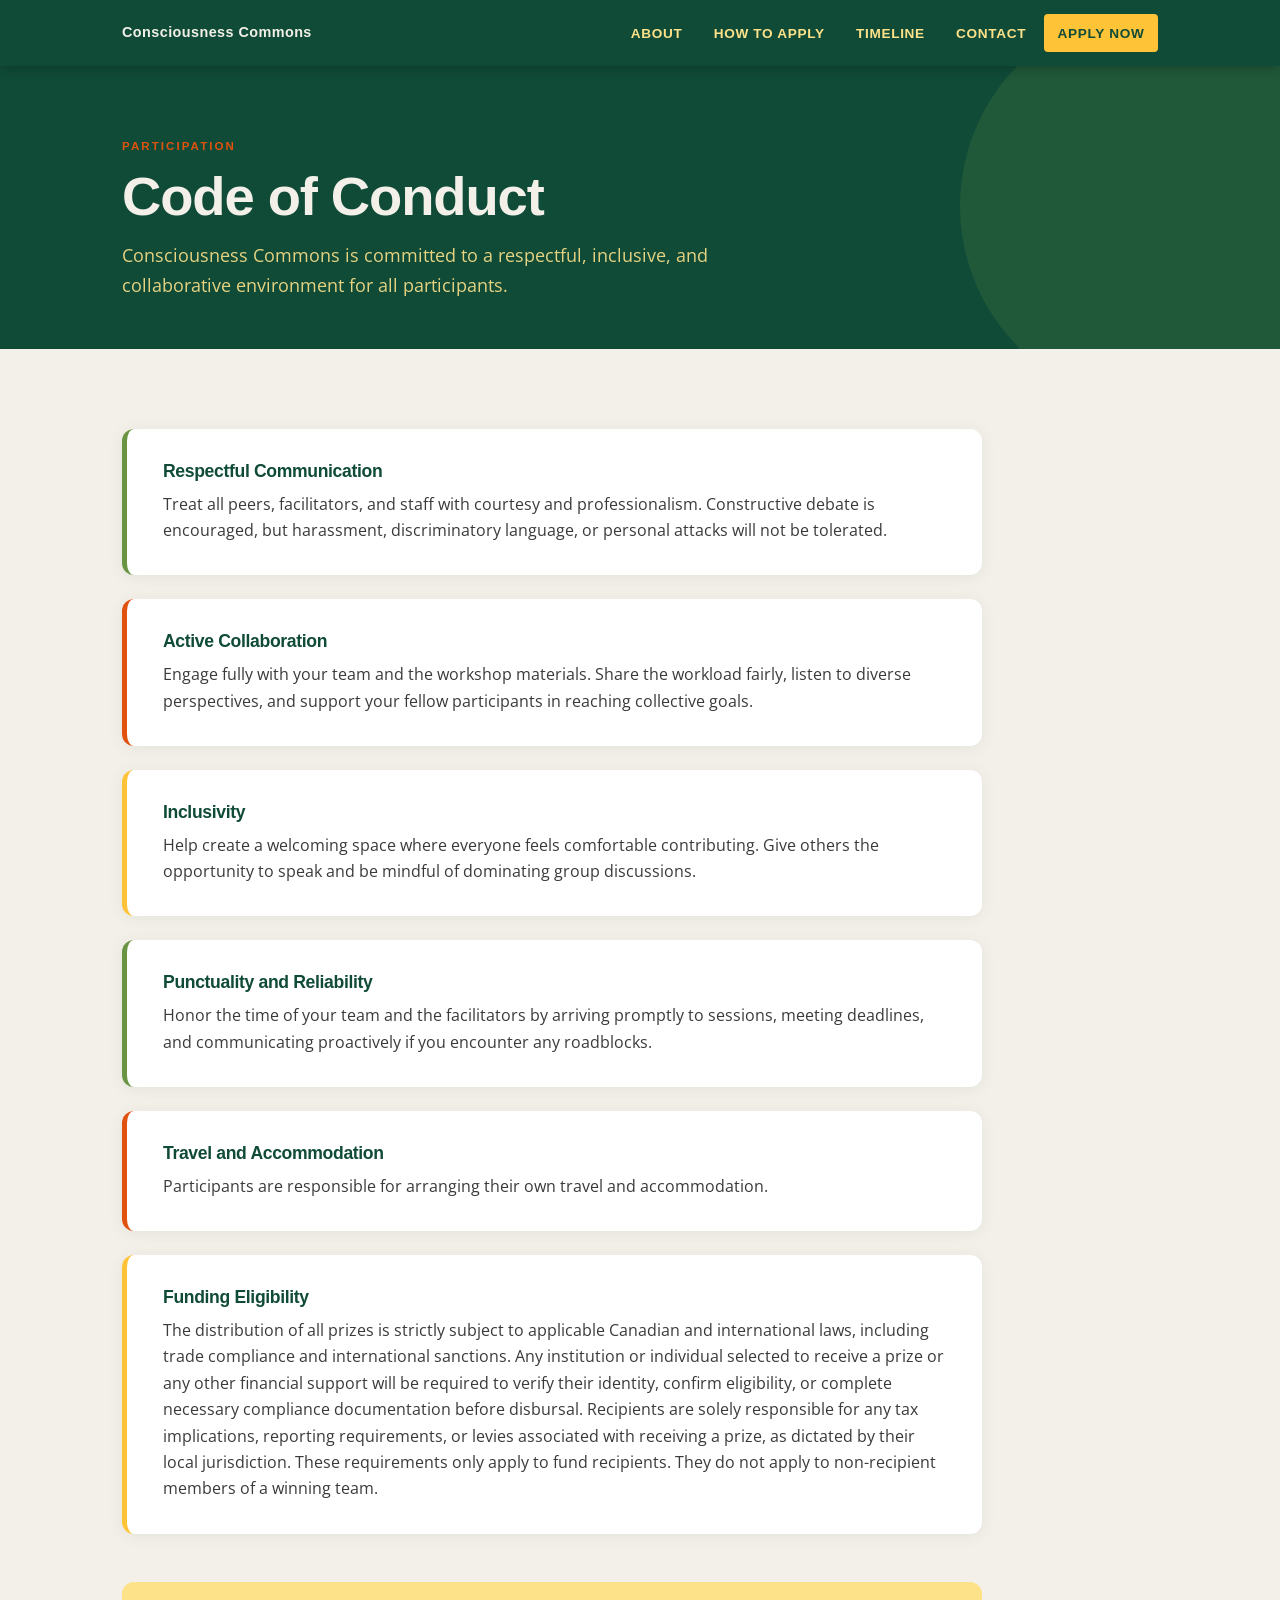
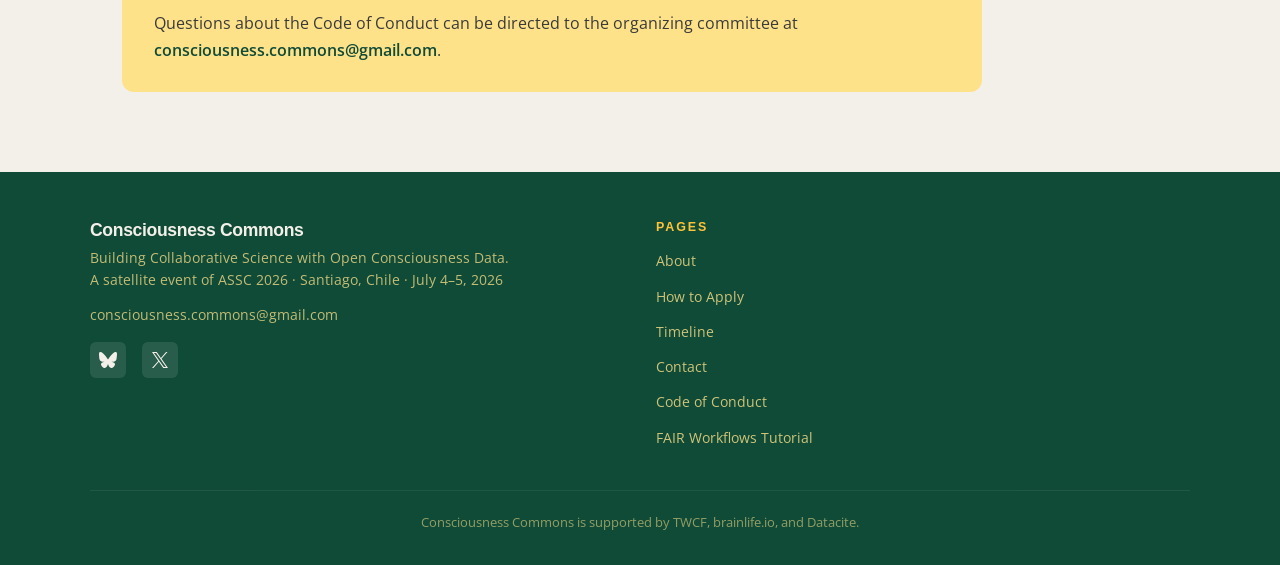
<file: code-of-conduct.html>
<!DOCTYPE html>
<html lang="en">
<head>
  <meta charset="UTF-8" />
  <meta name="viewport" content="width=device-width, initial-scale=1.0" />
  <title>Consciousness Commons — Code of Conduct</title>
  <link rel="icon" type="image/png" href="assets/favicon-1.png" />
  <style>
@import url('https://fonts.googleapis.com/css2?family=Open+Sans:ital,wght@0,300;0,400;0,600;0,700;1,400&display=swap');
:root{--dark-green:#104b38;--green:#699441;--bright-orange:#e0520e;--orange:#f08716;--yellow:#ffc337;--light-yellow:#fee289;--light-orange:#f2c87d;--cream:#f3f0e9;--white:#ffffff;--text-dark:#1a1a1a;--text-mid:#3a3a3a}
*,*::before,*::after{box-sizing:border-box;margin:0;padding:0}
html{scroll-behavior:smooth}
body{font-family:'Open Sans',sans-serif;background:var(--cream);color:var(--text-dark);line-height:1.7;font-size:17px}
h1,h2,h3,h4,h5{font-family:'Century Gothic','Futura','Trebuchet MS',sans-serif;font-weight:700;line-height:1.15;letter-spacing:-0.02em}
a{color:var(--dark-green);text-decoration:none}
a:hover{color:var(--bright-orange)}
img{max-width:100%;display:block}
.container{max-width:1100px;margin:0 auto;padding:0 2rem}
.site-nav{background:var(--dark-green);position:sticky;top:0;z-index:100;box-shadow:0 2px 12px rgba(0,0,0,.25)}
.nav-inner{display:flex;align-items:center;justify-content:space-between;padding:.9rem 2rem;max-width:1100px;margin:0 auto}
.nav-logo{display:flex;align-items:center;gap:.7rem;text-decoration:none}
.nav-logo-text{font-family:'Century Gothic','Futura',sans-serif;font-weight:700;font-size:.9rem;color:var(--cream);letter-spacing:.03em;line-height:1.2}
.nav-links{display:flex;align-items:center;gap:.25rem;list-style:none;padding:0;margin:0}
.nav-links li{list-style:none}
.nav-links a{color:var(--light-yellow);font-size:.85rem;font-weight:600;letter-spacing:.05em;text-transform:uppercase;padding:.45rem .85rem;border-radius:4px;transition:background .2s,color .2s;font-family:'Century Gothic','Futura',sans-serif;display:block}
.nav-links a:hover{background:var(--bright-orange);color:var(--white)}
.nav-links .nav-cta a{background:var(--yellow);color:var(--dark-green)}
.nav-links .nav-cta a:hover{background:var(--bright-orange);color:var(--white)}
.section-label{display:inline-block;font-size:.72rem;font-weight:700;letter-spacing:.18em;text-transform:uppercase;color:var(--bright-orange);margin-bottom:.6rem;font-family:'Century Gothic','Futura',sans-serif}
.page-hero{background:var(--dark-green);padding:4rem 2rem 3rem;position:relative;overflow:hidden}
.page-hero::before{content:'';position:absolute;right:-80px;top:-60px;width:400px;height:400px;border-radius:50%;background:rgba(105,148,65,.18)}
.page-hero h1{font-size:clamp(2rem,5vw,3.4rem);color:var(--cream);position:relative;z-index:1}
.page-hero p{color:var(--light-yellow);font-size:1.1rem;margin-top:.75rem;max-width:640px;opacity:.9;position:relative;z-index:1}
.site-footer{background:var(--dark-green);color:var(--light-yellow);padding:3rem 2rem 2rem}
.footer-inner{max-width:1100px;margin:0 auto;display:grid;grid-template-columns:1fr 1fr;gap:2rem;align-items:start}
.footer-brand h3{color:var(--cream);font-size:1.1rem;margin-bottom:.4rem}
.footer-brand p{font-size:.88rem;opacity:.75;line-height:1.6}
.footer-links h4{color:var(--yellow);font-size:.78rem;letter-spacing:.15em;text-transform:uppercase;margin-bottom:.75rem}
.footer-links ul{list-style:none;padding:0}
.footer-links ul li{margin-bottom:.4rem}
.footer-links ul li a{color:var(--light-yellow);opacity:.8;font-size:.9rem}
.footer-links ul li a:hover{opacity:1;color:var(--yellow)}
.footer-bottom{max-width:1100px;margin:2rem auto 0;padding-top:1.25rem;border-top:1px solid rgba(255,255,255,.12);font-size:.82rem;opacity:.55;text-align:center}
.coc-item{background:var(--white);border-radius:12px;padding:2rem 2.25rem;border-left:5px solid var(--green);box-shadow:0 2px 16px rgba(16,75,56,.07)}
.coc-item.orange{border-left-color:var(--bright-orange)}
.coc-item.yellow{border-left-color:var(--yellow)}
.coc-item h3{font-size:1.1rem;color:var(--dark-green);margin-bottom:.6rem}
.coc-item p{font-size:.97rem;color:var(--text-mid);line-height:1.7}
@media(max-width:768px){.nav-inner{flex-wrap:wrap;gap:.5rem}.nav-links{flex-wrap:wrap;gap:.1rem}.footer-inner{grid-template-columns:1fr}}
  </style>
</head>
<body>

  <nav class="site-nav">
    <div class="nav-inner">
      <a class="nav-logo" href="index.html">
        <span class="nav-logo-text">Consciousness Commons</span>
      </a>
      <ul class="nav-links">
        <li><a href="index.html">About</a></li>
        <li><a href="apply.html">How to Apply</a></li>
        <li><a href="timeline.html">Timeline</a></li>
        <li><a href="contact.html">Contact</a></li>
        <li class="nav-cta"><a href="https://forms.gle/c1xpSTk2sJ3oTzHZ6" target="_blank">Apply Now</a></li>
      </ul>
    </div>
  </nav>

  <div class="page-hero">
    <div class="container">
      <span class="section-label">Participation</span>
      <h1>Code of Conduct</h1>
      <p>Consciousness Commons is committed to a respectful, inclusive, and collaborative environment for all participants.</p>
    </div>
  </div>

  <section style="padding:5rem 0;">
    <div class="container">
      <div style="display:flex;flex-direction:column;gap:1.5rem;max-width:860px;">

        <div class="coc-item">
          <h3>Respectful Communication</h3>
          <p>Treat all peers, facilitators, and staff with courtesy and professionalism. Constructive debate is encouraged, but harassment, discriminatory language, or personal attacks will not be tolerated.</p>
        </div>

        <div class="coc-item orange">
          <h3>Active Collaboration</h3>
          <p>Engage fully with your team and the workshop materials. Share the workload fairly, listen to diverse perspectives, and support your fellow participants in reaching collective goals.</p>
        </div>

        <div class="coc-item yellow">
          <h3>Inclusivity</h3>
          <p>Help create a welcoming space where everyone feels comfortable contributing. Give others the opportunity to speak and be mindful of dominating group discussions.</p>
        </div>

        <div class="coc-item">
          <h3>Punctuality and Reliability</h3>
          <p>Honor the time of your team and the facilitators by arriving promptly to sessions, meeting deadlines, and communicating proactively if you encounter any roadblocks.</p>
        </div>

        <div class="coc-item orange">
          <h3>Travel and Accommodation</h3>
          <p>Participants are responsible for arranging their own travel and accommodation.</p>
        </div>

        <div class="coc-item yellow">
          <h3>Funding Eligibility</h3>
          <p>The distribution of all prizes is strictly subject to applicable Canadian and international laws, including trade compliance and international sanctions. Any institution or individual selected to receive a prize or any other financial support will be required to verify their identity, confirm eligibility, or complete necessary compliance documentation before disbursal. Recipients are solely responsible for any tax implications, reporting requirements, or levies associated with receiving a prize, as dictated by their local jurisdiction. These requirements only apply to fund recipients. They do not apply to non-recipient members of a winning team.</p>
        </div>

      </div>

      <div style="margin-top:3rem;padding:1.75rem 2rem;background:var(--light-yellow);border-radius:12px;max-width:860px;">
        <p style="font-size:.97rem;color:var(--text-mid);line-height:1.75;">
          Questions about the Code of Conduct can be directed to the organizing committee at
          <a href="mailto:consciousness.commons@gmail.com" style="font-weight:600;color:var(--dark-green);">consciousness.commons@gmail.com</a>.
        </p>
      </div>
    </div>
  </section>

  <footer class="site-footer">
    <div class="footer-inner">
      <div class="footer-brand">
        <h3>Consciousness Commons</h3>
        <p>Building Collaborative Science with Open Consciousness Data.<br>
        A satellite event of ASSC 2026 · Santiago, Chile · July 4–5, 2026</p>
        <p style="margin-top:.75rem;">
          <a href="mailto:consciousness.commons@gmail.com" style="color:var(--light-yellow);">consciousness.commons@gmail.com</a>
        </p>
        <div style="display:flex;gap:1rem;margin-top:1rem;align-items:center;">
          <a href="https://bsky.app/profile/consc-commons.bsky.social" target="_blank" rel="noopener noreferrer"
             title="Bluesky" style="display:inline-flex;align-items:center;justify-content:center;width:36px;height:36px;border-radius:6px;background:rgba(255,255,255,0.1);">
            <svg xmlns="http://www.w3.org/2000/svg" width="18" height="18" viewBox="0 0 568 501" fill="#f3f0e9">
              <path d="M123.121 33.664C188.241 82.553 258.281 181.68 284 234.873c25.719-53.193 95.759-152.32 160.879-201.209C491.866-1.611 568-28.906 568 57.947c0 17.346-9.945 145.713-15.778 166.555-20.275 72.453-94.155 90.933-159.875 79.748C507.222 323.8 536.444 388.56 473.333 453.32c-119.86 122.992-172.272-30.859-185.702-70.281-2.462-7.227-3.614-10.608-3.631-7.733-.017-2.875-1.169.506-3.631 7.733-13.43 39.422-65.842 193.273-185.702 70.281-63.111-64.76-33.889-129.52 80.653-149.07-65.72 11.185-139.6-7.295-159.875-79.748C9.945 203.66 0 75.293 0 57.947 0-28.906 76.134-1.611 123.121 33.664Z"/>
            </svg>
          </a>
          <a href="https://x.com/consc_commons" target="_blank" rel="noopener noreferrer"
             title="X (Twitter)" style="display:inline-flex;align-items:center;justify-content:center;width:36px;height:36px;border-radius:6px;background:rgba(255,255,255,0.1);">
            <svg xmlns="http://www.w3.org/2000/svg" width="16" height="16" viewBox="0 0 300 300" fill="#f3f0e9">
              <path d="M178.57 127.15 290.27 0h-26.46l-97.03 110.38L89.34 0H0l117.13 166.93L0 300.25h26.46l102.4-116.59 81.8 116.59h89.34M36.01 19.54H76.66l187.13 262.13h-40.66"/>
            </svg>
          </a>
        </div>
      </div>
      <div class="footer-links">
        <h4>Pages</h4>
        <ul>
          <li><a href="index.html">About</a></li>
          <li><a href="apply.html">How to Apply</a></li>
          <li><a href="timeline.html">Timeline</a></li>
          <li><a href="contact.html">Contact</a></li>
          <li><a href="code-of-conduct.html">Code of Conduct</a></li>
          <li><a href="fair-tutorial.html">FAIR Workflows Tutorial</a></li>
        </ul>
      </div>
    </div>
    <div class="footer-bottom">Consciousness Commons is supported by TWCF, brainlife.io, and Datacite.</div>
  </footer>

</body>
</html>
</file>
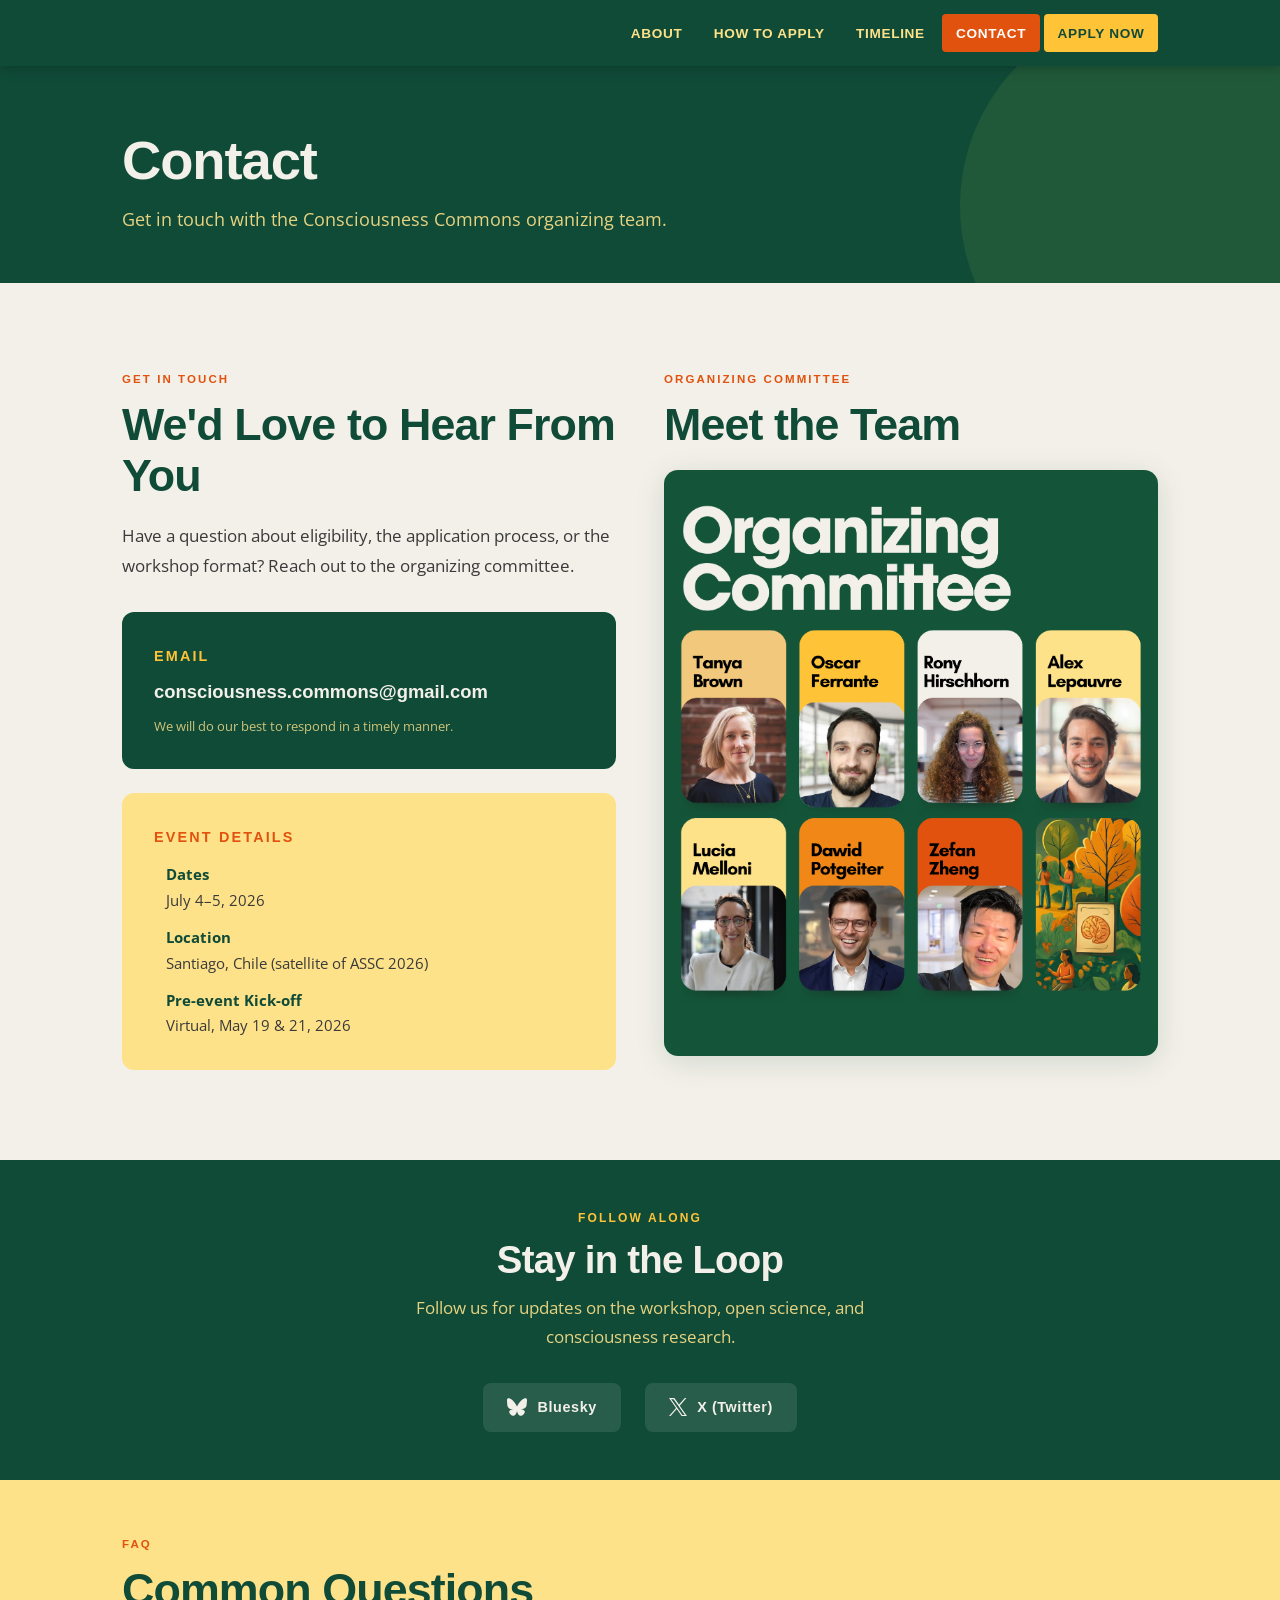
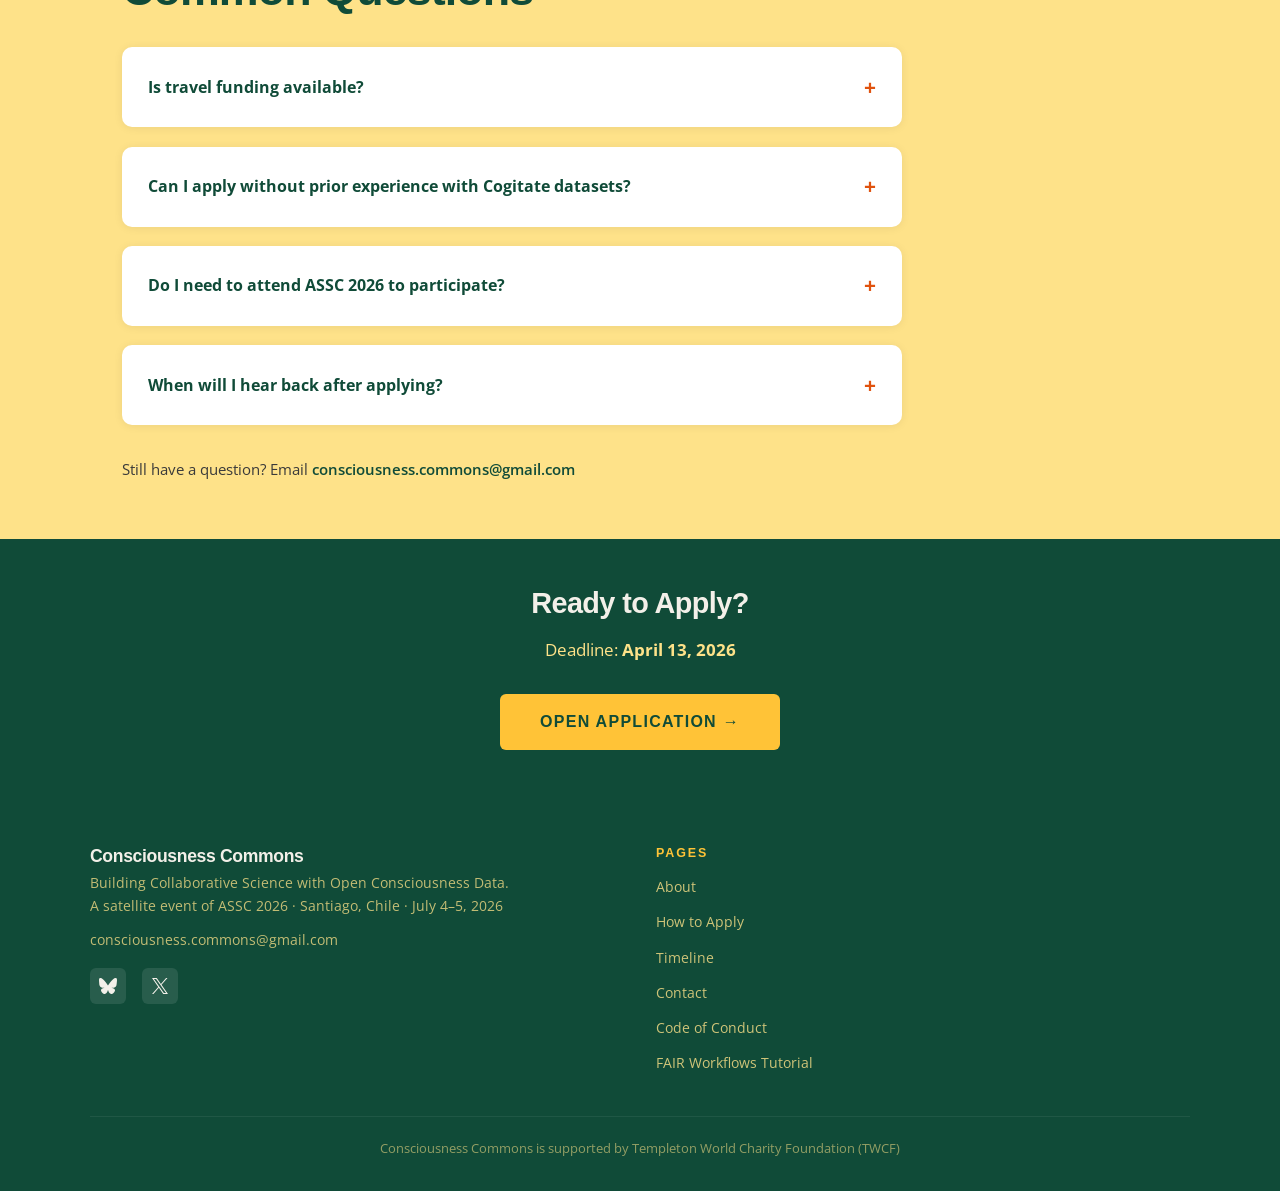
<file: contact.html>
<!DOCTYPE html>
<html lang="en">
<head>
  <meta charset="UTF-8" />
  <meta name="viewport" content="width=device-width, initial-scale=1.0" />
  <title>Consciousness Commons — Contact</title>
  <link rel="icon" type="image/png" href="assets/favicon-1.png" />
  <style>
@import url('https://fonts.googleapis.com/css2?family=Open+Sans:ital,wght@0,300;0,400;0,600;0,700;1,400&display=swap');
:root{--dark-green:#104b38;--green:#699441;--bright-orange:#e0520e;--orange:#f08716;--yellow:#ffc337;--light-yellow:#fee289;--light-orange:#f2c87d;--cream:#f3f0e9;--white:#ffffff;--text-dark:#1a1a1a;--text-mid:#3a3a3a}
*,*::before,*::after{box-sizing:border-box;margin:0;padding:0}
html{scroll-behavior:smooth}
body{font-family:'Open Sans',sans-serif;background:var(--cream);color:var(--text-dark);line-height:1.7;font-size:17px}
h1,h2,h3,h4,h5{font-family:'Century Gothic','Futura','Trebuchet MS',sans-serif;font-weight:700;line-height:1.15;letter-spacing:-0.02em}
a{color:var(--dark-green);text-decoration:none}
a:hover{color:var(--bright-orange)}
img{max-width:100%;display:block}
.container{max-width:1100px;margin:0 auto;padding:0 2rem}
.site-nav{background:var(--dark-green);position:sticky;top:0;z-index:100;box-shadow:0 2px 12px rgba(0,0,0,.25)}
.nav-inner{display:flex;align-items:center;justify-content:space-between;padding:.9rem 2rem;max-width:1100px;margin:0 auto}
.nav-logo{display:flex;align-items:center;gap:.7rem;text-decoration:none}
.nav-logo img{width:36px;height:36px;border-radius:6px;object-fit:cover;flex-shrink:0}
.nav-logo-text{font-family:'Century Gothic','Futura',sans-serif;font-weight:700;font-size:.9rem;color:var(--cream);letter-spacing:.03em;line-height:1.2}
.nav-links{display:flex;align-items:center;gap:.25rem;list-style:none;padding:0;margin:0}
.nav-links li{list-style:none}
.nav-links a{color:var(--light-yellow);font-size:.85rem;font-weight:600;letter-spacing:.05em;text-transform:uppercase;padding:.45rem .85rem;border-radius:4px;transition:background .2s,color .2s;font-family:'Century Gothic','Futura',sans-serif;display:block}
.nav-links a:hover,.nav-links a.active{background:var(--bright-orange);color:var(--white)}
.nav-links .nav-cta a{background:var(--yellow);color:var(--dark-green)}
.nav-links .nav-cta a:hover{background:var(--bright-orange);color:var(--white)}
.section-label{display:inline-block;font-size:.72rem;font-weight:700;letter-spacing:.18em;text-transform:uppercase;color:var(--bright-orange);margin-bottom:.6rem;font-family:'Century Gothic','Futura',sans-serif}
.section-title{font-size:clamp(1.8rem,4vw,2.8rem);color:var(--dark-green);margin-bottom:1.2rem}
.section{padding:5rem 0}
.section--tint{background:var(--light-yellow)}
.page-hero{background:var(--dark-green);padding:4rem 2rem 3rem;position:relative;overflow:hidden}
.page-hero::before{content:'';position:absolute;right:-80px;top:-60px;width:400px;height:400px;border-radius:50%;background:rgba(105,148,65,.18)}
.page-hero h1{font-size:clamp(2rem,5vw,3.4rem);color:var(--cream);position:relative;z-index:1}
.page-hero p{color:var(--light-yellow);font-size:1.1rem;margin-top:.75rem;max-width:640px;opacity:.9;position:relative;z-index:1}
.btn{display:inline-block;font-family:'Century Gothic','Futura',sans-serif;font-weight:700;font-size:.9rem;letter-spacing:.08em;text-transform:uppercase;padding:.85rem 2rem;border-radius:6px;transition:background .2s,transform .15s;cursor:pointer;border:none}
.btn-light{background:var(--yellow);color:var(--dark-green)}
.btn-light:hover{background:var(--light-orange);color:var(--dark-green)}
.site-footer{background:var(--dark-green);color:var(--light-yellow);padding:3rem 2rem 2rem}
.footer-inner{max-width:1100px;margin:0 auto;display:grid;grid-template-columns:1fr 1fr;gap:2rem;align-items:start}
.footer-brand h3{color:var(--cream);font-size:1.1rem;margin-bottom:.4rem}
.footer-brand p{font-size:.88rem;opacity:.75;line-height:1.6}
.footer-links h4{color:var(--yellow);font-size:.78rem;letter-spacing:.15em;text-transform:uppercase;margin-bottom:.75rem}
.footer-links ul{list-style:none;padding:0}
.footer-links ul li{margin-bottom:.4rem}
.footer-links ul li a{color:var(--light-yellow);opacity:.8;font-size:.9rem}
.footer-links ul li a:hover{opacity:1;color:var(--yellow)}
.footer-bottom{max-width:1100px;margin:2rem auto 0;padding-top:1.25rem;border-top:1px solid rgba(255,255,255,.12);font-size:.82rem;opacity:.55;text-align:center}
details{background:var(--white);border-radius:10px;padding:1.4rem 1.6rem;cursor:pointer;box-shadow:0 1px 10px rgba(0,0,0,.07)}
details summary{font-weight:700;color:var(--dark-green);font-size:1rem;list-style:none;display:flex;justify-content:space-between;align-items:center}
details summary::-webkit-details-marker{display:none}
details p{margin-top:.9rem;color:var(--text-mid);line-height:1.7;font-size:.95rem}
@media(max-width:768px){.nav-inner{flex-wrap:wrap;gap:.5rem}.nav-links{flex-wrap:wrap;gap:.1rem}.footer-inner{grid-template-columns:1fr}.section{padding:3rem 0}.contact-grid{grid-template-columns:1fr !important}}
  </style>
</head>
<body>

  <nav class="site-nav">
    <div class="nav-inner">
      <a class="nav-logo" href="index.html">
        <span class="nav-logo-text"></span>
      </a>
      <ul class="nav-links">
        <li><a href="index.html">About</a></li>
        <li><a href="apply.html">How to Apply</a></li>
        <li><a href="timeline.html">Timeline</a></li>
        <li><a href="contact.html" class="active">Contact</a></li>
        <li class="nav-cta"><a href="https://forms.gle/c1xpSTk2sJ3oTzHZ6" target="_blank">Apply Now</a></li>
      </ul>
    </div>
  </nav>

  <div class="page-hero">
    <div class="container">
      <h1>Contact</h1>
      <p>Get in touch with the Consciousness Commons organizing team.</p>
    </div>
  </div>

  <section class="section">
    <div class="container">
      <div class="contact-grid" style="display:grid;grid-template-columns:1fr 1fr;gap:3rem;align-items:start;">

        <div>
          <span class="section-label">Get in Touch</span>
          <h2 class="section-title">We'd Love to Hear From You</h2>
          <p style="color:var(--text-mid);font-size:1.05rem;line-height:1.75;margin-bottom:2rem;">
            Have a question about eligibility, the application process, or the workshop format? Reach out to the organizing committee.
          </p>

          <div style="background:var(--dark-green);border-radius:12px;padding:2rem;margin-bottom:1.5rem;">
            <div style="font-size:.9rem;font-weight:700;letter-spacing:.15em;text-transform:uppercase;color:var(--yellow);margin-bottom:.5rem;font-family:'Century Gothic','Futura',sans-serif;">Email</div>
            <a href="mailto:consciousness.commons@gmail.com" style="color:var(--cream);font-size:1.15rem;font-weight:700;font-family:'Century Gothic','Futura',sans-serif;word-break:break-all;">
              consciousness.commons@gmail.com
            </a>
            <p style="color:var(--light-yellow);font-size:.8rem;margin-top:.5rem;opacity:.8;">We will do our best to respond in a timely manner.</p>
          </div>

          <div style="background:var(--light-yellow);border-radius:12px;padding:2rem;">
            <div style="font-size:.9rem;font-weight:700;letter-spacing:.15em;text-transform:uppercase;color:var(--bright-orange);margin-bottom:.75rem;font-family:'Century Gothic','Futura',sans-serif;">Event Details</div>
            <div style="display:flex;flex-direction:column;gap:.75rem;">
              <div style="display:flex;gap:.75rem;align-items:flex-start;">
                <span style="color:var(--bright-orange);font-size:1.1rem;flex-shrink:0;"></span>
                <div><div style="font-weight:700;color:var(--dark-green);font-size:.95rem;">Dates</div><div style="color:var(--text-mid);font-size:.92rem;">July 4–5, 2026</div></div>
              </div>
              <div style="display:flex;gap:.75rem;align-items:flex-start;">
                <span style="color:var(--bright-orange);font-size:1.1rem;flex-shrink:0;"></span>
                <div><div style="font-weight:700;color:var(--dark-green);font-size:.95rem;">Location</div><div style="color:var(--text-mid);font-size:.92rem;">Santiago, Chile (satellite of ASSC 2026)</div></div>
              </div>
              <div style="display:flex;gap:.75rem;align-items:flex-start;">
                <span style="color:var(--bright-orange);font-size:1.1rem;flex-shrink:0;"></span>
                <div><div style="font-weight:700;color:var(--dark-green);font-size:.95rem;">Pre-event Kick-off</div><div style="color:var(--text-mid);font-size:.92rem;">Virtual, May 19 & 21, 2026</div></div>
              </div>
            </div>
          </div>
        </div>

        <div>
          <span class="section-label">Organizing Committee</span>
          <h2 class="section-title">Meet the Team</h2>
          <img src="assets/organizing-committee-1.png" alt="Organizing Committee"
               style="width:100%;border-radius:14px;box-shadow:0 6px 30px rgba(16,75,56,.14);margin-bottom:1.5rem;" />
        
        </div>

      </div>
    </div>
  </section>

  <section style="background:var(--dark-green);padding:3rem 2rem;text-align:center;">
  <div class="container">
    <p style="font-size:.75rem;font-weight:700;letter-spacing:.18em;text-transform:uppercase;color:var(--yellow);margin-bottom:.6rem;font-family:'Century Gothic','Futura',sans-serif;">Follow Along</p>
    <h2 style="font-family:'Century Gothic','Futura',sans-serif;font-size:clamp(1.6rem,3.5vw,2.4rem);color:var(--cream);margin-bottom:.75rem;">Stay in the Loop</h2>
    <p style="color:var(--light-yellow);font-size:1.05rem;max-width:520px;margin:0 auto 2rem;opacity:.9;">
      Follow us for updates on the workshop, open science, and consciousness research.
    </p>
    <div style="display:flex;gap:1.5rem;justify-content:center;align-items:center;">
      <a href="https://bsky.app/profile/consc-commons.bsky.social" target="_blank" rel="noopener noreferrer"
         style="display:inline-flex;align-items:center;gap:.65rem;background:rgba(255,255,255,0.1);color:var(--cream);padding:.75rem 1.5rem;border-radius:8px;font-family:'Century Gothic','Futura',sans-serif;font-weight:700;font-size:.9rem;letter-spacing:.04em;transition:background .2s;text-decoration:none;"
         onmouseover="this.style.background='rgba(255,255,255,0.2)'" onmouseout="this.style.background='rgba(255,255,255,0.1)'">
        <svg xmlns="http://www.w3.org/2000/svg" width="20" height="20" viewBox="0 0 568 501" fill="#f3f0e9">
          <path d="M123.121 33.664C188.241 82.553 258.281 181.68 284 234.873c25.719-53.193 95.759-152.32 160.879-201.209C491.866-1.611 568-28.906 568 57.947c0 17.346-9.945 145.713-15.778 166.555-20.275 72.453-94.155 90.933-159.875 79.748C507.222 323.8 536.444 388.56 473.333 453.32c-119.86 122.992-172.272-30.859-185.702-70.281-2.462-7.227-3.614-10.608-3.631-7.733-.017-2.875-1.169.506-3.631 7.733-13.43 39.422-65.842 193.273-185.702 70.281-63.111-64.76-33.889-129.52 80.653-149.07-65.72 11.185-139.6-7.295-159.875-79.748C9.945 203.66 0 75.293 0 57.947 0-28.906 76.134-1.611 123.121 33.664Z"/>
        </svg>
        Bluesky
      </a>
      <a href="https://x.com/consc_commons" target="_blank" rel="noopener noreferrer"
         style="display:inline-flex;align-items:center;gap:.65rem;background:rgba(255,255,255,0.1);color:var(--cream);padding:.75rem 1.5rem;border-radius:8px;font-family:'Century Gothic','Futura',sans-serif;font-weight:700;font-size:.9rem;letter-spacing:.04em;transition:background .2s;text-decoration:none;"
         onmouseover="this.style.background='rgba(255,255,255,0.2)'" onmouseout="this.style.background='rgba(255,255,255,0.1)'">
        <svg xmlns="http://www.w3.org/2000/svg" width="18" height="18" viewBox="0 0 300 300" fill="#f3f0e9">
          <path d="M178.57 127.15 290.27 0h-26.46l-97.03 110.38L89.34 0H0l117.13 166.93L0 300.25h26.46l102.4-116.59 81.8 116.59h89.34M36.01 19.54H76.66l187.13 262.13h-40.66"/>
        </svg>
        X (Twitter)
      </a>
    </div>
  </div>
</section>
  
  <section class="section section--tint" style="padding-top:3rem;padding-bottom:3.5rem;">
    <div class="container">
      <span class="section-label">FAQ</span>
      <h2 class="section-title">Common Questions</h2>
      <div style="display:flex;flex-direction:column;gap:1.2rem;margin-top:2rem;max-width:780px;">

        <details>
          <summary>Is travel funding available? <span style="color:var(--bright-orange);font-size:1.3rem;flex-shrink:0;margin-left:1rem;">+</span></summary>
          <p>Travel funding is not available. Consciousness Commons is intentionally scheduled immediately following ASSC 2026 in Santiago, Chile — so if you're already attending the conference, additional travel is not necessary. We also highly encourage local researchers based in Santiago and the surrounding region to apply.</p>
        </details>

        <details>
          <summary>Can I apply without prior experience with Cogitate datasets? <span style="color:var(--bright-orange);font-size:1.3rem;flex-shrink:0;margin-left:1rem;">+</span></summary>
          <p>Yes. You need sufficient technical capacity to analyse data, <em>or</em> a strong willingness to develop these skills during the project.</p>
        </details>

        <details>
          <summary>Do I need to attend ASSC 2026 to participate? <span style="color:var(--bright-orange);font-size:1.3rem;flex-shrink:0;margin-left:1rem;">+</span></summary>
          <p>No — Consciousness Commons is a satellite event of ASSC, but attending the main conference is not required. You only need to be available July 4–5 in Santiago and for the pre-event virtual kick-off in May.</p>
        </details>

        <details>
          <summary>When will I hear back after applying? <span style="color:var(--bright-orange);font-size:1.3rem;flex-shrink:0;margin-left:1rem;">+</span></summary>
          <p>All applicants will be notified between <strong>April 22–27, 2026</strong>.</p>
        </details>

      </div>
      <p style="margin-top:2rem;color:var(--text-mid);font-size:.95rem;">
        Still have a question? Email <a href="mailto:consciousness.commons@gmail.com" style="font-weight:600;">consciousness.commons@gmail.com</a>
      </p>
    </div>
  </section>

  <section style="text-align:center;padding:3rem 2rem;background:var(--dark-green);">
    <h2 style="color:var(--cream);font-family:'Century Gothic','Futura',sans-serif;font-size:1.8rem;margin-bottom:1rem;">Ready to Apply?</h2>
    <p style="color:var(--light-yellow);font-size:1.05rem;margin-bottom:1.8rem;">Deadline: <strong>April 13, 2026</strong></p>
    <a class="btn btn-light" href="https://forms.gle/c1xpSTk2sJ3oTzHZ6" target="_blank" rel="noopener noreferrer" style="font-size:1rem;padding:.9rem 2.5rem;">
      Open Application →
    </a>
  </section>

  <footer class="site-footer">
    <div class="footer-inner">
      <div class="footer-brand">
        <h3>Consciousness Commons</h3>
        <p>Building Collaborative Science with Open Consciousness Data.<br>A satellite event of ASSC 2026 · Santiago, Chile · July 4–5, 2026</p>
        <p style="margin-top:.75rem;">
  <a href="mailto:consciousness.commons@gmail.com" style="color:var(--light-yellow);">consciousness.commons@gmail.com</a>
</p>
<div style="display:flex;gap:1rem;margin-top:1rem;align-items:center;">
  <a href="https://bsky.app/profile/consc-commons.bsky.social" target="_blank" rel="noopener noreferrer"
     title="Bluesky" style="display:inline-flex;align-items:center;justify-content:center;width:36px;height:36px;border-radius:6px;background:rgba(255,255,255,0.1);transition:background .2s;">
    <svg xmlns="http://www.w3.org/2000/svg" width="18" height="18" viewBox="0 0 568 501" fill="#f3f0e9">
      <path d="M123.121 33.664C188.241 82.553 258.281 181.68 284 234.873c25.719-53.193 95.759-152.32 160.879-201.209C491.866-1.611 568-28.906 568 57.947c0 17.346-9.945 145.713-15.778 166.555-20.275 72.453-94.155 90.933-159.875 79.748C507.222 323.8 536.444 388.56 473.333 453.32c-119.86 122.992-172.272-30.859-185.702-70.281-2.462-7.227-3.614-10.608-3.631-7.733-.017-2.875-1.169.506-3.631 7.733-13.43 39.422-65.842 193.273-185.702 70.281-63.111-64.76-33.889-129.52 80.653-149.07-65.72 11.185-139.6-7.295-159.875-79.748C9.945 203.66 0 75.293 0 57.947 0-28.906 76.134-1.611 123.121 33.664Z"/>
    </svg>
  </a>
  <a href="https://x.com/consc_commons" target="_blank" rel="noopener noreferrer"
     title="X (Twitter)" style="display:inline-flex;align-items:center;justify-content:center;width:36px;height:36px;border-radius:6px;background:rgba(255,255,255,0.1);transition:background .2s;">
    <svg xmlns="http://www.w3.org/2000/svg" width="16" height="16" viewBox="0 0 300 300" fill="#f3f0e9">
      <path d="M178.57 127.15 290.27 0h-26.46l-97.03 110.38L89.34 0H0l117.13 166.93L0 300.25h26.46l102.4-116.59 81.8 116.59h89.34M36.01 19.54H76.66l187.13 262.13h-40.66"/>
    </svg>
  </a>
</div>
      </div>
      <div class="footer-links">
        <h4>Pages</h4>
        <ul>
          <li><a href="index.html">About</a></li>
          <li><a href="apply.html">How to Apply</a></li>
          <li><a href="timeline.html">Timeline</a></li>
          <li><a href="contact.html">Contact</a></li>
          <li><a href="code-of-conduct.html">Code of Conduct</a></li>
          <li><a href="fair-tutorial.html">FAIR Workflows Tutorial</a></li>
        </ul>
      </div>
    </div>
    <div class="footer-bottom">Consciousness Commons is supported by Templeton World Charity Foundation (TWCF)</div>
  </footer>

  <script>
    document.querySelectorAll('details').forEach(d => {
      d.addEventListener('toggle', () => {
        const icon = d.querySelector('summary span');
        if (icon) icon.textContent = d.open ? '−' : '+';
      });
    });
  </script>
</body>
</html>
</file>
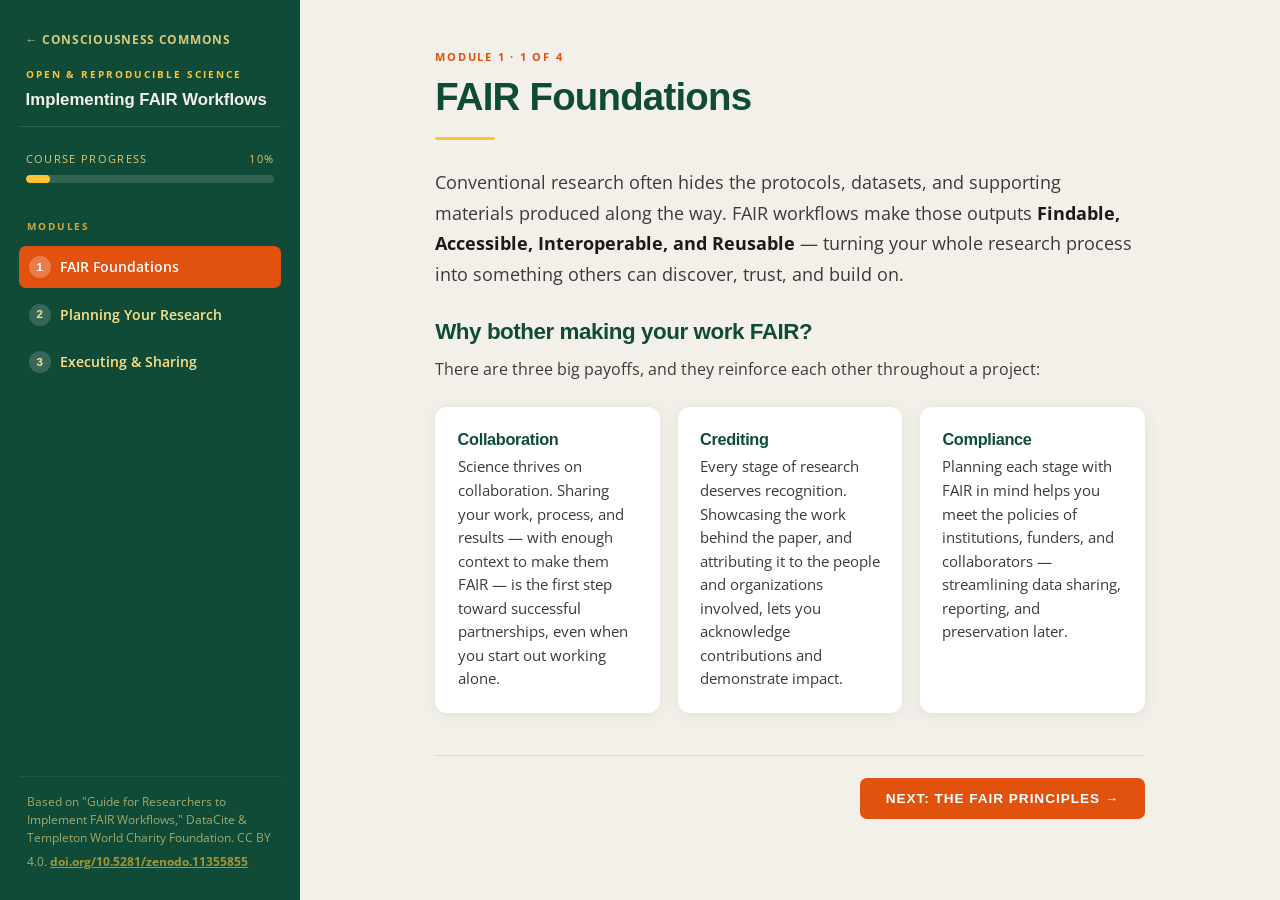
<file: fair-tutorial.html>
<!DOCTYPE html>
<html lang="en">
<head>
<meta charset="UTF-8" />
<meta name="viewport" content="width=device-width, initial-scale=1.0" />
<title>FAIR Workflows for Researchers — Interactive Tutorial</title>
<style>
@import url('https://fonts.googleapis.com/css2?family=Open+Sans:ital,wght@0,300;0,400;0,600;0,700;1,400&display=swap');

:root{
  --dark-green:#104b38;
  --green:#699441;
  --bright-orange:#e0520e;
  --orange:#f08716;
  --yellow:#ffc337;
  --light-yellow:#fee289;
  --light-orange:#f2c87d;
  --cream:#f3f0e9;
  --white:#ffffff;
  --text-dark:#1a1a1a;
  --text-mid:#3a3a3a;
  --green-tint:#eaf0e4;
  --orange-tint:#fdf0e6;
  --yellow-tint:#fff7dd;
  --ok:#2f8f4e;
  --err:#c0392b;
}
*,*::before,*::after{box-sizing:border-box;margin:0;padding:0}
html{scroll-behavior:smooth}
body{font-family:'Open Sans',sans-serif;background:var(--cream);color:var(--text-dark);line-height:1.7;font-size:16px}
h1,h2,h3,h4,h5{font-family:'Century Gothic','Futura','Trebuchet MS',sans-serif;font-weight:700;line-height:1.18;letter-spacing:-0.02em}
a{color:var(--dark-green)}
a:hover{color:var(--bright-orange)}

/* LAYOUT */
.layout{display:flex;min-height:100vh;align-items:stretch}
.sidebar{width:300px;flex-shrink:0;background:var(--dark-green);color:var(--cream);position:sticky;top:0;height:100vh;overflow-y:auto;padding:1.6rem 1.2rem;display:flex;flex-direction:column;gap:.4rem}
.main{flex:1;min-width:0}
.main-inner{max-width:780px;margin:0 auto;padding:2.6rem 2.2rem 4rem}

/* SIDEBAR */
.brand{display:flex;flex-direction:column;gap:.15rem;padding:.2rem .4rem 1rem;border-bottom:1px solid rgba(255,255,255,.14);margin-bottom:.8rem}
.brand .kicker{font-size:.62rem;letter-spacing:.2em;text-transform:uppercase;color:var(--yellow);font-weight:700}
.brand .title{font-family:'Century Gothic','Futura',sans-serif;font-weight:700;font-size:1.05rem;color:var(--cream);line-height:1.2;margin-top:.25rem}
.site-return{display:inline-flex;align-items:center;gap:.4rem;color:var(--light-yellow);font-size:.74rem;font-weight:700;letter-spacing:.06em;text-transform:uppercase;opacity:.85;text-decoration:none;padding:.2rem .4rem;margin-bottom:.3rem}
.site-return:hover{color:var(--yellow);opacity:1}
.mobile-return{color:var(--cream);text-decoration:none}
.mobile-return:hover{color:var(--yellow)}
.progress-wrap{padding:.2rem .4rem .9rem}
.progress-label{font-size:.7rem;text-transform:uppercase;letter-spacing:.12em;color:var(--light-yellow);opacity:.85;margin-bottom:.4rem;display:flex;justify-content:space-between}
.progress-track{height:8px;border-radius:5px;background:rgba(255,255,255,.14);overflow:hidden}
.progress-bar{height:100%;width:0;background:var(--yellow);border-radius:5px;transition:width .4s ease}

.nav-section{font-size:.64rem;letter-spacing:.18em;text-transform:uppercase;color:var(--yellow);opacity:.8;font-weight:700;padding:.9rem .5rem .3rem}
.nav-item{display:flex;align-items:center;gap:.6rem;width:100%;text-align:left;background:transparent;border:none;color:var(--light-yellow);font-family:'Open Sans',sans-serif;font-size:.9rem;font-weight:600;padding:.6rem .6rem;border-radius:7px;cursor:pointer;transition:background .15s,color .15s;line-height:1.25}
.nav-item:hover{background:rgba(255,255,255,.08);color:var(--white)}
.nav-item.active{background:var(--bright-orange);color:var(--white)}
.nav-item .dot{width:22px;height:22px;flex-shrink:0;border-radius:50%;background:rgba(255,255,255,.16);display:flex;align-items:center;justify-content:center;font-size:.72rem;font-weight:700;font-family:'Century Gothic',sans-serif}
.nav-item.active .dot{background:rgba(255,255,255,.25)}
.nav-item.done .dot{background:var(--yellow);color:var(--dark-green)}
.nav-item .lbl{flex:1}
.nav-foot{margin-top:auto;padding:1rem .5rem .2rem;font-size:.72rem;color:var(--light-yellow);opacity:.62;line-height:1.55;border-top:1px solid rgba(255,255,255,.12)}
.nav-foot a{color:var(--yellow)}
.nav-foot a:hover{color:var(--white)}
.nav-foot .doi{display:inline-block;margin-top:.4rem;font-weight:700}

/* MOBILE NAV TOGGLE */
.mobile-bar{display:none;position:sticky;top:0;z-index:60;background:var(--dark-green);color:var(--cream);padding:.8rem 1rem;align-items:center;justify-content:space-between}
.mobile-bar .title{font-family:'Century Gothic',sans-serif;font-weight:700;font-size:.95rem}
.hamb{background:var(--bright-orange);color:#fff;border:none;border-radius:6px;padding:.45rem .7rem;font-size:1rem;cursor:pointer}

/* CONTENT */
.view{display:none;animation:fade .32s ease}
.view.active{display:block}
@keyframes fade{from{opacity:0;transform:translateY(8px)}to{opacity:1;transform:none}}

.eyebrow{display:inline-block;font-size:.7rem;font-weight:700;letter-spacing:.16em;text-transform:uppercase;color:var(--bright-orange);margin-bottom:.5rem}
.view h1{font-size:clamp(1.8rem,3.8vw,2.4rem);color:var(--dark-green);margin-bottom:.6rem}
.view h2{font-size:1.4rem;color:var(--dark-green);margin:1.8rem 0 .7rem}
.view h3{font-size:1.1rem;color:var(--dark-green);margin:1.3rem 0 .5rem}
.lead{font-size:1.1rem;color:var(--text-mid);line-height:1.75;margin-bottom:1rem}
.view p{margin-bottom:.9rem;color:var(--text-mid)}
.view strong{color:var(--text-dark)}
.view ul,.view ol{margin:.4rem 0 1.1rem 1.3rem}
.view li{margin-bottom:.5rem;color:var(--text-mid)}

.divider{height:3px;width:60px;background:var(--yellow);border-radius:3px;margin:1.1rem 0 1.7rem}

/* CARDS */
.card-grid{display:grid;gap:1.1rem;grid-template-columns:repeat(auto-fit,minmax(220px,1fr));margin:1.5rem 0}
.card{background:var(--white);border-radius:12px;padding:1.4rem;box-shadow:0 2px 16px rgba(16,75,56,.08);transition:transform .2s,box-shadow .2s}
.card:hover{transform:translateY(-4px);box-shadow:0 8px 28px rgba(16,75,56,.14)}
.card .icon{width:42px;height:42px;border-radius:11px;display:flex;align-items:center;justify-content:center;font-size:1.25rem;margin-bottom:.8rem;background:var(--green-tint)}
.card .icon.g{background:var(--green-tint)}
.card .icon.o{background:var(--orange-tint)}
.card .icon.y{background:var(--yellow-tint)}
.card h3{margin:0 0 .4rem;font-size:1.02rem;color:var(--dark-green)}
.card p{font-size:.92rem;margin:0;line-height:1.6}
.card .pid{display:block;font-family:'Century Gothic',sans-serif;font-weight:700;color:var(--bright-orange);font-size:.74rem;letter-spacing:.05em;margin-bottom:.15rem}

/* CALLOUT */
.callout{background:var(--green-tint);border-left:5px solid var(--green);border-radius:8px;padding:1.1rem 1.3rem;margin:1.4rem 0}
.callout.orange{background:var(--orange-tint);border-left-color:var(--bright-orange)}
.callout.yellow{background:var(--yellow-tint);border-left-color:var(--yellow)}
.callout h4{font-size:.95rem;color:var(--dark-green);margin-bottom:.35rem;letter-spacing:0}
.callout p{margin:0;font-size:.95rem}
.callout p+p{margin-top:.5rem}

/* PRINCIPLE LIST */
.principle{display:flex;gap:1rem;align-items:flex-start;background:#fff;border-radius:10px;padding:1.05rem 1.2rem;margin-bottom:.85rem;box-shadow:0 2px 12px rgba(16,75,56,.06)}
.principle .letter{flex-shrink:0;width:42px;height:42px;border-radius:10px;background:var(--dark-green);color:var(--yellow);font-family:'Century Gothic',sans-serif;font-weight:700;font-size:1.4rem;display:flex;align-items:center;justify-content:center}
.principle .letter.o{background:var(--bright-orange);color:#fff}
.principle .letter.g{background:var(--green);color:#fff}
.principle .letter.y{background:var(--yellow);color:var(--dark-green)}
.principle h4{font-size:1rem;color:var(--dark-green);margin-bottom:.2rem;letter-spacing:0}
.principle p{font-size:.92rem;margin:0}

/* QUIZ */
.quiz-intro{display:flex;align-items:center;gap:.7rem;margin-bottom:.2rem}
.quiz-intro .badge{background:var(--yellow);color:var(--dark-green);font-family:'Century Gothic',sans-serif;font-weight:700;font-size:.68rem;letter-spacing:.12em;text-transform:uppercase;padding:.3rem .6rem;border-radius:5px}
.quiz{background:var(--white);border-radius:14px;padding:1.7rem;margin-top:1.4rem;box-shadow:0 4px 24px rgba(16,75,56,.1)}
.q{margin-bottom:1.5rem;padding-bottom:1.3rem;border-bottom:1px dashed #d8d2c4}
.q:last-of-type{border-bottom:none;margin-bottom:.6rem}
.q .qtext{font-weight:700;color:var(--text-dark);font-family:'Open Sans',sans-serif;margin-bottom:.2rem;font-size:1rem}
.q .qhint{font-size:.8rem;color:var(--bright-orange);font-weight:600;margin-bottom:.7rem;letter-spacing:.02em}
.opt{display:flex;align-items:flex-start;gap:.7rem;padding:.6rem .8rem;border:2px solid #e7e1d3;border-radius:8px;margin-bottom:.5rem;cursor:pointer;transition:border-color .15s,background .15s;font-size:.95rem;color:var(--text-mid)}
.opt:hover{border-color:var(--green)}
.opt input{margin-top:.28rem;width:16px;height:16px;accent-color:var(--dark-green);cursor:pointer;flex-shrink:0}
.opt.correct{border-color:var(--ok);background:#edf7ef}
.opt.wrong{border-color:var(--err);background:#fbecea}
.opt.missed{border-color:var(--ok);background:#edf7ef;border-style:dashed}
.opt .mark{margin-left:auto;font-weight:700;font-size:.85rem;display:none}
.opt.correct .mark,.opt.wrong .mark,.opt.missed .mark{display:inline}
.opt.correct .mark{color:var(--ok)}
.opt.wrong .mark{color:var(--err)}
.opt.missed .mark{color:var(--ok)}
.qfeedback{font-size:.88rem;margin-top:.5rem;padding:.6rem .8rem;border-radius:7px;display:none}
.qfeedback.show{display:block}
.qfeedback.right{background:#edf7ef;color:#1f6b39}
.qfeedback.partial{background:#fff7dd;color:#8a6400}
.quiz-actions{display:flex;align-items:center;gap:1rem;flex-wrap:wrap}
.quiz-score{font-weight:700;font-family:'Century Gothic',sans-serif;color:var(--dark-green);display:none}
.quiz-score.show{display:inline}

/* BUTTONS */
.btn{display:inline-block;font-family:'Century Gothic','Futura',sans-serif;font-weight:700;font-size:.85rem;letter-spacing:.07em;text-transform:uppercase;padding:.8rem 1.6rem;border-radius:7px;transition:background .2s,transform .15s;cursor:pointer;border:none}
.btn-primary{background:var(--bright-orange);color:var(--white)}
.btn-primary:hover{background:var(--orange);transform:translateY(-2px)}
.btn-secondary{background:transparent;color:var(--dark-green);border:2.5px solid var(--dark-green)}
.btn-secondary:hover{background:var(--dark-green);color:var(--cream)}

.pager{display:flex;justify-content:space-between;align-items:center;margin-top:2.6rem;gap:1rem;flex-wrap:wrap;border-top:1px solid #e3ddcd;padding-top:1.4rem}
.pager .spacer{flex:1}

/* COMPLETION MODAL */
.modal-overlay{display:none;position:fixed;inset:0;background:rgba(16,75,56,.55);z-index:200;align-items:center;justify-content:center;padding:1.5rem;animation:fade .3s ease}
.modal-overlay.open{display:flex}
.modal{background:var(--cream);border-radius:18px;max-width:460px;width:100%;padding:2.4rem 2rem;text-align:center;box-shadow:0 20px 60px rgba(0,0,0,.3)}
.modal .ring{width:74px;height:74px;border-radius:50%;background:var(--dark-green);color:var(--yellow);font-size:2.2rem;display:flex;align-items:center;justify-content:center;margin:0 auto 1rem}
.modal h2{color:var(--dark-green);font-size:1.6rem;margin-bottom:.5rem}
.modal p{color:var(--text-mid);font-size:.98rem;margin-bottom:1.4rem}
.modal .btn{margin:0 .3rem}

@media(max-width:860px){
  .sidebar{display:none;position:fixed;z-index:80;width:84%;max-width:320px;height:100vh}
  .sidebar.open{display:flex}
  .mobile-bar{display:flex}
  .main-inner{padding:1.6rem 1.2rem 4rem}
  .overlay{display:none;position:fixed;inset:0;background:rgba(0,0,0,.4);z-index:70}
  .overlay.open{display:block}
}
@media(min-width:861px){.overlay{display:none}}
</style>
</head>
<body>

<div class="mobile-bar">
  <a class="title mobile-return" href="index.html">← Consciousness Commons</a>
  <button class="hamb" onclick="toggleNav()">Menu</button>
</div>
<div class="overlay" id="overlay" onclick="toggleNav()"></div>

<div class="layout">

  <!-- SIDEBAR -->
  <aside class="sidebar" id="sidebar">
    <a class="site-return" href="index.html">← Consciousness Commons</a>
    <div class="brand">
      <span class="kicker">Open &amp; Reproducible Science</span>
      <span class="title">Implementing FAIR Workflows</span>
    </div>
    <div class="progress-wrap">
      <div class="progress-label"><span>Course progress</span><span id="progPct">0%</span></div>
      <div class="progress-track"><div class="progress-bar" id="progBar"></div></div>
    </div>

    <div class="nav-section">Modules</div>
    <button class="nav-item active" data-mod="m1" onclick="go('m1p1')"><span class="dot" id="dot-m1">1</span><span class="lbl">FAIR Foundations</span></button>
    <button class="nav-item" data-mod="m2" onclick="go('m2p1')"><span class="dot" id="dot-m2">2</span><span class="lbl">Planning Your Research</span></button>
    <button class="nav-item" data-mod="m3" onclick="go('m3p1')"><span class="dot" id="dot-m3">3</span><span class="lbl">Executing &amp; Sharing</span></button>

    <!-- TEMPORARILY DISABLED
    <div class="nav-section">Apply It</div>
    <button class="nav-item" data-mod="checklist" onclick="go('checklist')"><span class="dot" id="dot-checklist">★</span><span class="lbl">Project Checklist &amp; Timeline</span></button>
    TEMPORARILY DISABLED -->

    <div class="nav-foot">
      Based on "Guide for Researchers to Implement FAIR Workflows," DataCite &amp; Templeton World Charity Foundation. CC BY 4.0.
      <a class="doi" href="https://doi.org/10.5281/zenodo.11355855" target="_blank" rel="noopener noreferrer">doi.org/10.5281/zenodo.11355855</a>
    </div>
  </aside>

  <!-- MAIN -->
  <main class="main">
    <div class="main-inner">

      <!-- ============ MODULE 1 · PAGE 1 ============ -->
      <section class="view active" id="view-m1p1">
        <span class="eyebrow">Module 1 · 1 of 4</span>
        <h1>FAIR Foundations</h1>
        <div class="divider"></div>
        <p class="lead">Conventional research often hides the protocols, datasets, and supporting materials produced along the way. FAIR workflows make those outputs <strong>Findable, Accessible, Interoperable, and Reusable</strong> — turning your whole research process into something others can discover, trust, and build on.</p>
        <h2>Why bother making your work FAIR?</h2>
        <p>There are three big payoffs, and they reinforce each other throughout a project:</p>
        <div class="card-grid">
          <div class="card"><h3>Collaboration</h3><p>Science thrives on collaboration. Sharing your work, process, and results — with enough context to make them FAIR — is the first step toward successful partnerships, even when you start out working alone.</p></div>
          <div class="card"><h3>Crediting</h3><p>Every stage of research deserves recognition. Showcasing the work behind the paper, and attributing it to the people and organizations involved, lets you acknowledge contributions and demonstrate impact.</p></div>
          <div class="card"><h3>Compliance</h3><p>Planning each stage with FAIR in mind helps you meet the policies of institutions, funders, and collaborators — streamlining data sharing, reporting, and preservation later.</p></div>
        </div>
        <div class="pager">
          <span class="spacer"></span>
          <button class="btn btn-primary" onclick="go('m1p2')">Next: The FAIR principles →</button>
        </div>
      </section>

      <!-- ============ MODULE 1 · PAGE 2 ============ -->
      <section class="view" id="view-m1p2">
        <span class="eyebrow">Module 1 · 2 of 4</span>
        <h1>The Four FAIR Principles</h1>
        <div class="divider"></div>
        <p class="lead">FAIR is about how a research output behaves once you share it. Each letter describes a property you design into the output and its metadata.</p>
        <div class="principle"><div class="letter">F</div><div><h4>Findable</h4><p>The output exists as a scholarly record that can be indexed and searched. The most comprehensive index of scholarly works is built from DOI metadata.</p></div></div>
        <div class="principle"><div class="letter o">A</div><div><h4>Accessible</h4><p>There is a clear pathway to obtain the work — typically by depositing it in a repository or platform that registers a DOI for the completed output.</p></div></div>
        <div class="principle"><div class="letter g">I</div><div><h4>Interoperable</h4><p>The work is described with standardized metadata and meaningfully linked to related works, so it can be incorporated into different settings and systems.</p></div></div>
        <div class="principle"><div class="letter y">R</div><div><h4>Reusable</h4><p>Enough context is provided — licensing, provenance, and community standards in the metadata — that others can understand and responsibly reuse it.</p></div></div>
        <div class="callout" style="margin-top:1.8rem">
          <h4>Further reading</h4>
          <p>The FAIR Principles were formally published in <em>Scientific Data</em> (2016): <a href="http://www.nature.com/articles/sdata201618" target="_blank" rel="noopener noreferrer" style="color:var(--dark-green);text-decoration:underline;">Wilkinson, M.D., et al. The FAIR Guiding Principles for scientific data management and stewardship</a>.</p>
        </div>
        <div class="pager">
          <button class="btn btn-secondary" onclick="go('m1p1')">← Back</button>
          <span class="spacer"></span>
          <button class="btn btn-primary" onclick="go('m1p3')">Next: PIDs &amp; metadata →</button>
        </div>
      </section>

      <!-- ============ MODULE 1 · PAGE 3 ============ -->
      <section class="view" id="view-m1p3">
        <span class="eyebrow">Module 1 · 3 of 4</span>
        <h1>The Engine: PIDs &amp; Metadata</h1>
        <div class="divider"></div>
        <p class="lead">Persistent identifiers (<strong>PIDs</strong>) are central to all four principles. A PID is a permanent, unique reference for a thing — an output, a person, an organization — together with structured metadata describing it.</p>
        <p>The DOI and metadata created when you submit and share an output is <em>what actually makes it FAIR</em>: the metadata describes the work, and links it to related people, organizations, and funding through <em>their</em> PIDs. This shared infrastructure is what lets diverse scholarly works be discovered and cited globally.</p>
        <h3>Three PIDs you will use constantly</h3>
        <div class="card-grid">
          <div class="card"><span class="pid">DOI · <a href="https://doi.org" target="_blank" rel="noopener noreferrer" style="color:inherit;text-decoration:underline">doi.org</a></span><h3>Outputs</h3><p>Identifiers for most research outputs — datasets, code, protocols, preprints, papers, posters, DMPs.</p></div>
          <div class="card"><span class="pid">ORCID · <a href="https://orcid.org" target="_blank" rel="noopener noreferrer" style="color:inherit;text-decoration:underline">orcid.org</a></span><h3>People</h3><p>Uniquely identify researchers and contributors, so credit follows the right person across every output.</p></div>
          <div class="card"><span class="pid">ROR · <a href="https://ror.org" target="_blank" rel="noopener noreferrer" style="color:inherit;text-decoration:underline">ror.org</a></span><h3>Organizations</h3><p>Identify the institutions that host or fund research, so affiliations and funding are unambiguous.</p></div>
        </div>
        <div class="callout orange">
          <h4>The one idea to hold onto</h4>
          <p>FAIRness is not a final publishing step — it is created output by output, throughout the project, by registering PIDs and describing each output with rich, linked metadata.</p>
        </div>
        <div class="pager">
          <button class="btn btn-secondary" onclick="go('m1p2')">← Back</button>
          <span class="spacer"></span>
          <button class="btn btn-primary" onclick="go('m1q')">Next: Module 1 quiz →</button>
        </div>
      </section>

      <!-- ============ MODULE 1 · QUIZ ============ -->
      <section class="view" id="view-m1q">
        <span class="eyebrow">Module 1 · 4 of 4</span>
        <div class="quiz-intro"><span class="badge">Quiz</span><h1 style="font-size:1.7rem;margin:0;">Check Your Understanding</h1></div>
        <p class="lead" style="margin-top:.7rem;">Four questions. Each may have more than one correct answer — select all that apply.</p>
        <div class="quiz" id="quiz-m1">
          <div class="q" data-correct="0,1,2">
            <div class="qtext">1. What are the three core benefits of incorporating FAIR workflows highlighted in the guide?</div>
            <div class="qhint">Select all that apply</div>
            <label class="opt"><input type="checkbox"><span>Collaboration</span><span class="mark"></span></label>
            <label class="opt"><input type="checkbox"><span>Crediting</span><span class="mark"></span></label>
            <label class="opt"><input type="checkbox"><span>Compliance</span><span class="mark"></span></label>
            <label class="opt"><input type="checkbox"><span>Guaranteed publication in a high-impact journal</span><span class="mark"></span></label>
            <div class="qfeedback"></div>
          </div>
          <div class="q" data-correct="0,2,3">
            <div class="qtext">2. Which statements correctly match a FAIR principle to what it means?</div>
            <div class="qhint">Select all that apply</div>
            <label class="opt"><input type="checkbox"><span>Findable — the work is indexed and searchable, largely via DOI metadata</span><span class="mark"></span></label>
            <label class="opt"><input type="checkbox"><span>Accessible — the work is free of any licensing or usage terms</span><span class="mark"></span></label>
            <label class="opt"><input type="checkbox"><span>Interoperable — described with standardized metadata and linked to related works</span><span class="mark"></span></label>
            <label class="opt"><input type="checkbox"><span>Reusable — annotated with licensing, provenance, and community standards</span><span class="mark"></span></label>
            <div class="qfeedback"></div>
          </div>
          <div class="q" data-correct="1,3">
            <div class="qtext">3. Which statements about persistent identifiers (PIDs) and metadata are accurate?</div>
            <div class="qhint">Select all that apply</div>
            <label class="opt"><input type="checkbox"><span>PIDs are only needed once, at final publication of the paper</span><span class="mark"></span></label>
            <label class="opt"><input type="checkbox"><span>The DOI and metadata created when sharing an output are what make it FAIR</span><span class="mark"></span></label>
            <label class="opt"><input type="checkbox"><span>Metadata describes only the work itself and cannot connect to people or funders</span><span class="mark"></span></label>
            <label class="opt"><input type="checkbox"><span>PID metadata links an output to related people, organizations, and funding through their own PIDs</span><span class="mark"></span></label>
            <div class="qfeedback"></div>
          </div>
          <div class="q" data-correct="0,1,2">
            <div class="qtext">4. Match each commonly used PID to what it identifies.</div>
            <div class="qhint">Select all that apply</div>
            <label class="opt"><input type="checkbox"><span>DOI identifies research outputs (datasets, code, preprints, papers…)</span><span class="mark"></span></label>
            <label class="opt"><input type="checkbox"><span>ORCID iD identifies individual researchers and contributors</span><span class="mark"></span></label>
            <label class="opt"><input type="checkbox"><span>ROR iD identifies research-hosting or funding organizations</span><span class="mark"></span></label>
            <label class="opt"><input type="checkbox"><span>ORCID iD identifies the funding grant for a project</span><span class="mark"></span></label>
            <div class="qfeedback"></div>
          </div>
          <div class="quiz-actions">
            <button class="btn btn-primary" onclick="grade('m1')">Check Answers</button>
            <span class="quiz-score" id="score-m1"></span>
          </div>
        </div>
        <div class="pager">
          <button class="btn btn-secondary" onclick="go('m1p3')">← Back</button>
          <span class="spacer"></span>
          <button class="btn btn-primary" onclick="go('m2p1')">Next: Module 2 →</button>
        </div>
      </section>

      <!-- ============ MODULE 2 · PAGE 1 ============ -->
      <section class="view" id="view-m2p1">
        <span class="eyebrow">Module 2 · 1 of 3</span>
        <h1>Stage 1 — Project Planning</h1>
        <div class="divider"></div>
        <p class="lead">The best time to make research FAIR is before any data is collected. Project planning creates the reference points — project pages and data management plans — that every later output will link back to.</p>
        <p><strong>Why:</strong> Create points of reference through which all relevant outputs of the project can be linked and discovered, and establish a shared understanding of the FAIR practices the team will follow.</p>
        <p><strong>What you can share:</strong> a project page (e.g. the <a href="https://osf.io/" target="_blank" rel="noopener noreferrer">Open Science Framework</a>) and a data management plan (e.g. <a href="https://dmptool.org/" target="_blank" rel="noopener noreferrer">DMP Tool</a>, <a href="https://argos.openaire.eu/portal/" target="_blank" rel="noopener noreferrer">ARGOS</a>).</p>
        <div class="callout">
          <h4>How to keep it FAIR</h4>
          <p>Use tools and platforms integrated with open infrastructure to create and share outputs. Register DOIs for each output, and use PIDs to reference the related people, organizations, and resources in the metadata.</p>
        </div>
        <p>Project planning is the moment to list your resources — researchers, facilities, funding — and capture their PIDs so they can be credited consistently:</p>
        <ul>
          <li>Make sure every researcher has an <strong><a href="https://orcid.org/" target="_blank" rel="noopener noreferrer">ORCID iD</a></strong> and every organization a <strong><a href="https://ror.org/" target="_blank" rel="noopener noreferrer">ROR iD</a></strong>.</li>
          <li>Register a <a href="https://help.osf.io/article/353-welcome-to-projects" target="_blank" rel="noopener noreferrer"><strong>DOI for the project</strong></a> and a <a href="https://dmptool.org/quick_start_guide" target="_blank" rel="noopener noreferrer"><strong>DMP ID</strong> for the data management plan</a>.</li>
          <li>Confirm the <strong>funding identifier</strong> with the project funder, and link it to the DMP and project.</li>
          <li>If the project extends earlier work or reuses datasets, <a href="https://help.osf.io/article/696-metadata-on-the-osf" target="_blank" rel="noopener noreferrer">reference and cite those in the metadata and DMP</a>.</li>
        </ul>
        <div class="pager">
          <button class="btn btn-secondary" onclick="go('m1q')">← Back</button>
          <span class="spacer"></span>
          <button class="btn btn-primary" onclick="go('m2p2')">Next: Method planning →</button>
        </div>
      </section>

      <!-- ============ MODULE 2 · PAGE 2 ============ -->
      <section class="view" id="view-m2p2">
        <span class="eyebrow">Module 2 · 2 of 3</span>
        <h1>Stage 2 — Method Planning</h1>
        <div class="divider"></div>
        <p class="lead">Methodological decisions yield key reference outputs for the whole team — above all, a shared, citable research plan.</p>
        <p><strong>Why:</strong> Increase credibility and create a guardrail against bad practice, while boosting reproducibility and reuse through domain-specific metadata standards.</p>
        <p><strong>What you can share:</strong> a preregistration / study registration (e.g. the <a href="https://osf.io/" target="_blank" rel="noopener noreferrer">Open Science Framework</a>) and metadata templates (e.g. <a href="https://metadatacenter.org/" target="_blank" rel="noopener noreferrer">CEDAR Workbench</a>). For any method involving hypothesis testing, the best practice is to write a detailed research plan and share it in a registry so it is accessible and citable.</p>
        <div class="callout orange">
          <h4>How to keep it FAIR</h4>
          <p>Everything from project planning still applies — and when you register a new output, reference the project and/or DMP in its DOI metadata. Acknowledge the method's creators, contributors, and supervisors through their ORCID iDs.</p>
        </div>
        <ul>
          <li>Register a <strong><a href="https://help.osf.io/article/330-welcome-to-registrations" target="_blank" rel="noopener noreferrer">DOI</a> for the study registration / experiment plan</strong> detailing data collection, treatment, and analysis.</li>
          <li>Register a DOI for any <strong><a href="https://help.zenodo.org/docs/github/archive-software/github-upload/" target="_blank" rel="noopener noreferrer">new tools, standards, or procedures</a></strong> that support the methods.</li>
          <li>Reference the umbrella <strong><a href="https://help.osf.io/article/353-welcome-to-projects#Create-a-DOI-HOxs9" target="_blank" rel="noopener noreferrer">project DOI</a></strong> in the study <a href="https://help.osf.io/article/353-welcome-to-projects#Metadata-2UGMZ" target="_blank" rel="noopener noreferrer">registration metadata</a>.</li>
          <li>If you reuse existing protocols, or the registration describes analysis of existing datasets, cite them.</li>
          <li>If you create multiple registrations, link them with appropriate <a href="https://datacite-metadata-schema.readthedocs.io/en/4.7/properties/relatedidentifier/#b-relationtype" target="_blank" rel="noopener noreferrer">relation-type metadata</a>.</li>
        </ul>
        <div class="callout yellow">
          <h4>The thread that connects everything</h4>
          <p>Each new output references the ones before it: the project DOI anchors the DMP; the DMP and project anchor the preregistration. By the time you collect data, there is already a linked web of context — interoperability in action.</p>
        </div>
        <div class="pager">
          <button class="btn btn-secondary" onclick="go('m2p1')">← Back</button>
          <span class="spacer"></span>
          <button class="btn btn-primary" onclick="go('m2q')">Next: Module 2 quiz →</button>
        </div>
      </section>

      <!-- ============ MODULE 2 · QUIZ ============ -->
      <section class="view" id="view-m2q">
        <span class="eyebrow">Module 2 · 3 of 3</span>
        <div class="quiz-intro"><span class="badge">Quiz</span><h1 style="font-size:1.7rem;margin:0;">Check Your Understanding</h1></div>
        <p class="lead" style="margin-top:.7rem;">Four questions. Each may have more than one correct answer — select all that apply.</p>
        <div class="quiz" id="quiz-m2">
          <div class="q" data-correct="0,1,3">
            <div class="qtext">1. During <em>project planning</em>, which actions help make the project FAIR?</div>
            <div class="qhint">Select all that apply</div>
            <label class="opt"><input type="checkbox"><span>Ensure all researchers have ORCID iDs and all organizations have ROR iDs</span><span class="mark"></span></label>
            <label class="opt"><input type="checkbox"><span>Register a DOI for the project and a DMP ID for the data management plan</span><span class="mark"></span></label>
            <label class="opt"><input type="checkbox"><span>Wait until the paper is accepted before creating any identifiers</span><span class="mark"></span></label>
            <label class="opt"><input type="checkbox"><span>Link the grant ID to the DMP ID and the project ID</span><span class="mark"></span></label>
            <div class="qfeedback"></div>
          </div>
          <div class="q" data-correct="1,2">
            <div class="qtext">2. Which are appropriate outputs to share and register in the planning stages?</div>
            <div class="qhint">Select all that apply</div>
            <label class="opt"><input type="checkbox"><span>The final peer-reviewed journal article</span><span class="mark"></span></label>
            <label class="opt"><input type="checkbox"><span>A project page on a platform like the Open Science Framework</span><span class="mark"></span></label>
            <label class="opt"><input type="checkbox"><span>A data management plan created with a tool like DMP Tool or ARGOS</span><span class="mark"></span></label>
            <label class="opt"><input type="checkbox"><span>Raw results from completed experiments</span><span class="mark"></span></label>
            <div class="qfeedback"></div>
          </div>
          <div class="q" data-correct="0,2,3">
            <div class="qtext">3. For research involving hypothesis testing, what does the guide recommend in method planning?</div>
            <div class="qhint">Select all that apply</div>
            <label class="opt"><input type="checkbox"><span>Create a detailed research plan and share it in a registry so it is accessible and citable</span><span class="mark"></span></label>
            <label class="opt"><input type="checkbox"><span>Keep the analysis plan private until after the results are known</span><span class="mark"></span></label>
            <label class="opt"><input type="checkbox"><span>Register a DOI for the study registration / experiment plan</span><span class="mark"></span></label>
            <label class="opt"><input type="checkbox"><span>Acknowledge the method's creators and contributors via their ORCID iDs</span><span class="mark"></span></label>
            <div class="qfeedback"></div>
          </div>
          <div class="q" data-correct="0,2">
            <div class="qtext">4. How should new planning outputs be connected through metadata?</div>
            <div class="qhint">Select all that apply</div>
            <label class="opt"><input type="checkbox"><span>Reference the project and/or DMP DOI in a new output's metadata</span><span class="mark"></span></label>
            <label class="opt"><input type="checkbox"><span>Leave each output standalone, with no links to other outputs</span><span class="mark"></span></label>
            <label class="opt"><input type="checkbox"><span>If multiple registrations exist, link them with appropriate relation-type metadata</span><span class="mark"></span></label>
            <label class="opt"><input type="checkbox"><span>Strip out PIDs to keep the metadata short</span><span class="mark"></span></label>
            <div class="qfeedback"></div>
          </div>
          <div class="quiz-actions">
            <button class="btn btn-primary" onclick="grade('m2')">Check Answers</button>
            <span class="quiz-score" id="score-m2"></span>
          </div>
        </div>
        <div class="pager">
          <button class="btn btn-secondary" onclick="go('m2p2')">← Back</button>
          <span class="spacer"></span>
          <button class="btn btn-primary" onclick="go('m3p1')">Next: Module 3 →</button>
        </div>
      </section>

      <!-- ============ MODULE 3 · PAGE 1 ============ -->
      <section class="view" id="view-m3p1">
        <span class="eyebrow">Module 3 · 1 of 3</span>
        <h1>Stage 3 — Experiment &amp; Analysis</h1>
        <div class="divider"></div>
        <p class="lead">Once data starts flowing, FAIR workflows means registering and linking the real products of research — datasets, protocols, code, and results.</p>
        <p><strong>Why:</strong> Follow up on the registered activities and mark any deviations, create robust records that supplement your outcomes, and credit everyone who contributed.</p>
        <p><strong>What you can share:</strong> experimental protocols (e.g. <a href="https://protocols.io/" target="_blank" rel="noopener noreferrer">protocols.io</a>), analysis code and software (e.g. <a href="https://zenodo.org/" target="_blank" rel="noopener noreferrer">Zenodo</a>), and datasets (e.g. <a href="https://datadryad.org/" target="_blank" rel="noopener noreferrer">Dryad</a>).</p>
        <div class="callout">
          <h4>How to keep it FAIR</h4>
          <p>All earlier practices apply — and when you register a new output, reference the corresponding registration in its DOI metadata, and create references among the related data, code, and protocol.</p>
        </div>
        <ul>
          <li>Register a <strong><a href="https://help.zenodo.org/docs/get-started/quickstart/" target="_blank" rel="noopener noreferrer">DOI for each dataset</a></strong> produced in response to the preregistration, and when applicable, a <strong><a href="https://www.protocols.io/help/getting-started" target="_blank" rel="noopener noreferrer">DOI for the experimental protocol</a></strong>.</li>
          <li>Acknowledge contributors on the specific outputs they worked on, using <a href="https://orcid.org/" target="_blank" rel="noopener noreferrer">ORCID iDs</a> and appropriate <strong><a href="https://credit.niso.org/" target="_blank" rel="noopener noreferrer">contributor roles</a></strong>.</li>
          <li>Acknowledge the <strong><a href="https://rrid.site/" target="_blank" rel="noopener noreferrer">instrument or facility</a></strong> used, in the protocol metadata.</li>
          <li>Link the dataset, code, and results to their <strong>preregistration</strong>, to each other, and back to the <strong>DMP</strong>.</li>
          <li>If you adapt an existing protocol or reuse someone's software, <strong>cite</strong> the original in your derived output.</li>
        </ul>
        <div class="pager">
          <button class="btn btn-secondary" onclick="go('m2q')">← Back</button>
          <span class="spacer"></span>
          <button class="btn btn-primary" onclick="go('m3p2')">Next: Dissemination →</button>
        </div>
      </section>

      <!-- ============ MODULE 3 · PAGE 2 ============ -->
      <section class="view" id="view-m3p2">
        <span class="eyebrow">Module 3 · 2 of 3</span>
        <h1>Stage 4 — Dissemination</h1>
        <div class="divider"></div>
        <p class="lead">Engaging the community starts well before the manuscript is published — and every shared output should carry its own identifier and credit.</p>
        <p><strong>Why:</strong> Expedite the spread of project outputs, invite community engagement and feedback, and lower barriers to access.</p>
        <p><strong>What you can share:</strong> preprints (e.g. <a href="https://psyarxiv.com/" target="_blank" rel="noopener noreferrer">PsyArXiv</a>, <a href="https://biorxiv.org/" target="_blank" rel="noopener noreferrer">bioRxiv</a>), presentations and posters (e.g. <a href="https://zenodo.org/" target="_blank" rel="noopener noreferrer">Zenodo</a>, <a href="https://figshare.com/" target="_blank" rel="noopener noreferrer">Figshare</a>), and papers (e.g. via <a href="https://chronoshub.org/" target="_blank" rel="noopener noreferrer">ChronosHub</a>).</p>
        <div class="callout orange">
          <h4>How to keep it FAIR</h4>
          <p>Everything above still applies — and now you cite your shared outputs by their DOIs inside manuscripts and presentations, closing the loop between the work and the record of it.</p>
        </div>
        <ul>
          <li>Make key communication materials (poster, slides, recording) <strong><a href="https://help.zenodo.org/docs/deposit/describe-records/resource-type/" target="_blank" rel="noopener noreferrer">publicly accessible with a DOI</a></strong>.</li>
          <li>Register a <strong>DOI for the preprint</strong> by depositing to a preprint server.</li>
          <li>Acknowledge authors, presenters, and contributors via ORCID iDs and <a href="https://help.zenodo.org/docs/deposit/describe-records/contributors/" target="_blank" rel="noopener noreferrer">contributor roles</a>.</li>
          <li><a href="https://help.zenodo.org/docs/deposit/describe-records/funding/" target="_blank" rel="noopener noreferrer">Acknowledge the <strong>grants</strong></a> in the preprint and publication DOI metadata.</li>
          <li><a href="https://help.osf.io/article/353-welcome-to-projects#Metadata-2UGMZ" target="_blank" rel="noopener noreferrer">Link the preprint to the <strong>project/registrations</strong></a> it reports on, and to the <strong>manuscript</strong> once submitted.</li>
          <li>Cite the key <strong>datasets and software</strong> in the preprint and the formal publication.</li>
        </ul>
        <div class="callout yellow">
          <h4>Putting it together</h4>
          <p>Across all four stages the move is the same: register a PID for each output, describe it with rich metadata, and link it to the people, organizations, funding, and outputs around it. Do that consistently and your research becomes FAIR by design.</p>
        </div>
        <div class="pager">
          <button class="btn btn-secondary" onclick="go('m3p1')">← Back</button>
          <span class="spacer"></span>
          <button class="btn btn-primary" onclick="go('m3q')">Next: Module 3 quiz →</button>
        </div>
      </section>

      <!-- ============ MODULE 3 · QUIZ ============ -->
      <section class="view" id="view-m3q">
        <span class="eyebrow">Module 3 · 3 of 3</span>
        <div class="quiz-intro"><span class="badge">Quiz</span><h1 style="font-size:1.7rem;margin:0;">Check Your Understanding</h1></div>
        <p class="lead" style="margin-top:.7rem;">Four questions. Each may have more than one correct answer — select all that apply.</p>
        <div class="quiz" id="quiz-m3">
          <div class="q" data-correct="0,1,3">
            <div class="qtext">1. In the <em>experiment &amp; analysis</em> stage, which outputs should get their own DOI?</div>
            <div class="qhint">Select all that apply</div>
            <label class="opt"><input type="checkbox"><span>Each dataset produced in response to the preregistration</span><span class="mark"></span></label>
            <label class="opt"><input type="checkbox"><span>The experimental protocol</span><span class="mark"></span></label>
            <label class="opt"><input type="checkbox"><span>Nothing — DOIs are only for the final paper</span><span class="mark"></span></label>
            <label class="opt"><input type="checkbox"><span>Analysis code and software</span><span class="mark"></span></label>
            <div class="qfeedback"></div>
          </div>
          <div class="q" data-correct="1,2,3">
            <div class="qtext">2. How should contributions and resources be acknowledged during experiment &amp; analysis?</div>
            <div class="qhint">Select all that apply</div>
            <label class="opt"><input type="checkbox"><span>Only the principal investigator needs to be named</span><span class="mark"></span></label>
            <label class="opt"><input type="checkbox"><span>Credit contributors on the specific outputs they worked on, using ORCID iDs and contributor roles</span><span class="mark"></span></label>
            <label class="opt"><input type="checkbox"><span>Acknowledge the instrument or facility used, in the protocol metadata</span><span class="mark"></span></label>
            <label class="opt"><input type="checkbox"><span>Cite any existing protocol or software package you reused or adapted</span><span class="mark"></span></label>
            <div class="qfeedback"></div>
          </div>
          <div class="q" data-correct="0,1,2">
            <div class="qtext">3. Which links should you create among experiment &amp; analysis outputs?</div>
            <div class="qhint">Select all that apply</div>
            <label class="opt"><input type="checkbox"><span>Link the dataset, code, and results to their preregistration</span><span class="mark"></span></label>
            <label class="opt"><input type="checkbox"><span>Link the protocol, dataset, code, and results to each other when shared separately</span><span class="mark"></span></label>
            <label class="opt"><input type="checkbox"><span>Link the outputs back to the DMP</span><span class="mark"></span></label>
            <label class="opt"><input type="checkbox"><span>Avoid linking outputs so each can be judged in isolation</span><span class="mark"></span></label>
            <div class="qfeedback"></div>
          </div>
          <div class="q" data-correct="0,1,2,3">
            <div class="qtext">4. Which statements about dissemination are correct?</div>
            <div class="qhint">Select all that apply</div>
            <label class="opt"><input type="checkbox"><span>Dissemination starts well before the manuscript is published</span><span class="mark"></span></label>
            <label class="opt"><input type="checkbox"><span>Posters, slides, and recordings should be publicly accessible and identified with a DOI</span><span class="mark"></span></label>
            <label class="opt"><input type="checkbox"><span>Grants should be acknowledged in the preprint and publication DOI metadata</span><span class="mark"></span></label>
            <label class="opt"><input type="checkbox"><span>Key datasets and software should be cited in the preprint and the formal publication</span><span class="mark"></span></label>
            <div class="qfeedback"></div>
          </div>
          <div class="quiz-actions">
            <button class="btn btn-primary" onclick="grade('m3')">Check Answers</button>
            <span class="quiz-score" id="score-m3"></span>
          </div>
        </div>
        <div class="pager">
          <button class="btn btn-secondary" onclick="go('m3p2')">← Back</button>
          <span class="spacer"></span>
          <!-- TEMPORARILY DISABLED: was "Next: Project checklist" linking to go('checklist')
          <button class="btn btn-primary" onclick="go('checklist')">Next: Project checklist →</button>
          TEMPORARILY DISABLED -->
          <button class="btn btn-primary" onclick="completeTutorial()">Complete tutorial</button>
        </div>
      </section>

      <!-- TEMPORARILY DISABLED: Checklist & Timeline section
      <section class="view" id="view-checklist">
        <span class="eyebrow">Apply It</span>
        <h1>Your FAIR Project Checklist</h1>
        <div class="divider"></div>
        <p class="lead">Complete these FAIR milestones at two key points in your Consciousness Commons project. Tick items as you complete them — each stage tracks its own progress.</p>
        <p style="font-size:.95rem;color:var(--text-mid);font-style:italic;margin-bottom:1.4rem;">These items are guidelines, not all of which apply to every project. Tick off all items that apply to your research.</p>

        <div class="reset-row">
          <span style="font-weight:700;font-family:'Century Gothic',sans-serif;color:var(--dark-green)" id="overallCount">0 of 0 complete</span>
          <button class="reset-btn" onclick="resetChecks()">Reset checklist</button>
        </div>

        <div class="stage s0" style="margin-top:1.2rem">
          <div class="stage-head">
            <div class="meta">
              <div class="phase">Proposal Submission</div>
              <h3>Project Planning &amp; Method Preparation</h3>
              <div class="date">Before <span class="pill">Jul 26, 2026</span></div>
            </div>
            <div class="mini-prog"><div class="t"><span>Stage progress</span><span id="pct-s0">0%</span></div><div class="mini-track"><div class="mini-bar" id="bar-s0"></div></div></div>
          </div>
          <div class="stage-body" data-stage="s0">
            <label class="check"><input type="checkbox"><span>All researchers in the project have ORCID iDs.</span></label>
            <label class="check"><input type="checkbox"><span>All organizations involved in the project have ROR iDs.</span></label>
            <label class="check"><input type="checkbox"><span>The project itself has a DOI.</span></label>
            <label class="check"><input type="checkbox"><span>A DOI (DMP ID) is registered for the data management plan.</span></label>
            <label class="check"><input type="checkbox"><span>A DOI is registered for the grant or award that funds the project.</span></label>
            <label class="check"><input type="checkbox"><span>ORCID iDs of researchers and ROR iDs of organizations are linked to the project and DMP.</span></label>
            <label class="check"><input type="checkbox"><span>The grant ID is linked to the DMP ID and the project ID.</span></label>
            <label class="check"><input type="checkbox"><span>If this extends a previous project, it is referenced in the project metadata.</span></label>
            <label class="check"><input type="checkbox"><span>If the project will reuse existing datasets or resources, they are cited in the DMP.</span></label>
            <label class="check"><input type="checkbox"><span>A DOI is registered for the study registration / experiment plan detailing data collection, treatment, and analysis.</span></label>
            <label class="check"><input type="checkbox"><span>A DOI is registered for newly created tools, standards, or procedures that support the methods.</span></label>
            <label class="check"><input type="checkbox"><span>Creators, contributors, and supervisors of the methodology are acknowledged via their ORCID iDs.</span></label>
            <label class="check"><input type="checkbox"><span>The umbrella project is referenced in the study registration metadata through its DOI.</span></label>
            <label class="check"><input type="checkbox"><span>If the experiment reuses protocol/methodology documents, they are referenced.</span></label>
            <label class="check"><input type="checkbox"><span>If multiple registrations are created, they are linked using appropriate relation-type metadata.</span></label>
            <label class="check"><input type="checkbox"><span>If the registration describes analysis of existing datasets or protocols, they are cited.</span></label>
          </div>
        </div>

        <div class="stage s1">
          <div class="stage-head">
            <div class="meta">
              <div class="phase">Final Report</div>
              <h3>Experiment, Analysis &amp; Dissemination</h3>
              <div class="date">By <span class="pill">Dec 16, 2026</span></div>
            </div>
            <div class="mini-prog"><div class="t"><span>Stage progress</span><span id="pct-s1">0%</span></div><div class="mini-track"><div class="mini-bar" id="bar-s1"></div></div></div>
          </div>
          <div class="stage-body" data-stage="s1">
            <label class="check"><input type="checkbox"><span>A DOI is registered for each dataset produced in response to the preregistration.</span></label>
            <label class="check"><input type="checkbox"><span>A DOI is registered for the experimental protocol.</span></label>
            <label class="check"><input type="checkbox"><span>All contributing researchers are acknowledged on the specific outputs they worked on, using ORCID iDs and contributor roles.</span></label>
            <label class="check"><input type="checkbox"><span>The instrument or facility used in the experiment is acknowledged in the protocol metadata.</span></label>
            <label class="check"><input type="checkbox"><span>The dataset, analysis code, and results are linked to their corresponding preregistration.</span></label>
            <label class="check"><input type="checkbox"><span>If shared separately, the protocol, dataset, analysis code, and results are linked to each other.</span></label>
            <label class="check"><input type="checkbox"><span>The dataset, code, and other resources are linked back to the DMP.</span></label>
            <label class="check"><input type="checkbox"><span>If a protocol is adapted from another project, the original is cited in the new one.</span></label>
            <label class="check"><input type="checkbox"><span>If the analysis reused a shared software package, the software is cited in the derived dataset.</span></label>
            <label class="check"><input type="checkbox"><span>Make key communication materials (poster, presentation, recording) publicly accessible and identified with a DOI.</span></label>
            <label class="check"><input type="checkbox"><span>Acknowledge the authors, presenters, and contributors to the poster/slides/recording, using ORCID iDs and contributor roles.</span></label>
            <label class="check"><input type="checkbox"><span>Acknowledge the grants in the preprint and publication DOI metadata.</span></label>
            <label class="check"><input type="checkbox"><span>A DOI is registered for the preprint.</span></label>
            <label class="check"><input type="checkbox"><span>Cite the key datasets and software in the preprint and the formal publication.</span></label>
            <label class="check"><input type="checkbox"><span>Link the preprint to the manuscript when submitted to a journal.</span></label>
          </div>
        </div>

        <div class="done-banner" id="doneBanner">
          <strong>Every item checked!</strong> Your Consciousness Commons project is fully FAIR across all four stages.
        </div>

        <div class="pager">
          <button class="btn btn-secondary" onclick="go('m3q')">← Back to Module 3</button>
          <span class="spacer"></span>
          <button class="btn btn-primary" onclick="completeTutorial()">Complete tutorial</button>
        </div>
      </section>
      TEMPORARILY DISABLED -->

    </div>
  </main>
</div>

<!-- COMPLETION MODAL -->
<div class="modal-overlay" id="completeModal">
  <div class="modal">
    <div class="ring">✓</div>
    <h2>Tutorial Complete</h2>
    <p>You've worked through all three modules. You now have a stage-by-stage playbook for making your Consciousness Commons research FAIR.</p>
    <button class="btn btn-primary" onclick="closeModal()">Done</button>
    <button class="btn btn-secondary" onclick="closeModal();go('m1p1')">Review from start</button>
  </div>
</div>

<script>
/* ---------- PAGE ORDER (checklist temporarily removed) ---------- */
var PAGES=['m1p1','m1p2','m1p3','m1q','m2p1','m2p2','m2q','m3p1','m3p2','m3q'];
var maxReached=0;
var moduleDone={m1:false,m2:false,m3:false};

function moduleOf(id){
  if(id.indexOf('m1')===0)return 'm1';
  if(id.indexOf('m2')===0)return 'm2';
  if(id.indexOf('m3')===0)return 'm3';
  return 'm3';
}

function go(id){
  PAGES.forEach(function(p){
    var v=document.getElementById('view-'+p);
    if(v) v.classList.toggle('active', p===id);
  });
  var mod=moduleOf(id);
  document.querySelectorAll('.nav-item').forEach(function(n){
    n.classList.toggle('active', n.getAttribute('data-mod')===mod);
  });
  var idx=PAGES.indexOf(id);
  if(idx>maxReached) maxReached=idx;
  updateProgress();
  window.scrollTo({top:0,behavior:'smooth'});
  var sb=document.getElementById('sidebar'); if(sb) sb.classList.remove('open');
  var ov=document.getElementById('overlay'); if(ov) ov.classList.remove('open');
}

function toggleNav(){
  document.getElementById('sidebar').classList.toggle('open');
  document.getElementById('overlay').classList.toggle('open');
}

/* ---------- PROGRESS ---------- */
function updateProgress(){
  var pct=Math.round((maxReached+1)/PAGES.length*100);
  if(pct>100)pct=100;
  document.getElementById('progBar').style.width=pct+'%';
  document.getElementById('progPct').textContent=pct+'%';
}

/* ---------- QUIZ GRADING ---------- */
function grade(m){
  var quiz=document.getElementById('quiz-'+m);
  var qs=quiz.querySelectorAll('.q');
  var totalQ=qs.length, fullyRight=0;
  qs.forEach(function(q){
    var correct=q.getAttribute('data-correct').split(',').map(Number);
    var opts=q.querySelectorAll('.opt');
    var fb=q.querySelector('.qfeedback');
    var allRight=true;
    opts.forEach(function(opt,i){
      var box=opt.querySelector('input');
      var mark=opt.querySelector('.mark');
      opt.classList.remove('correct','wrong','missed');
      var shouldBe=correct.indexOf(i)>-1;
      var checked=box.checked;
      if(shouldBe && checked){opt.classList.add('correct');mark.textContent='✓';}
      else if(!shouldBe && checked){opt.classList.add('wrong');mark.textContent='✗';allRight=false;}
      else if(shouldBe && !checked){opt.classList.add('missed');mark.textContent='Missed';allRight=false;}
      else {mark.textContent='';}
    });
    fb.classList.remove('right','partial','show');
    if(allRight){fb.textContent='Correct — well done.';fb.classList.add('right','show');fullyRight++;}
    else{fb.textContent='Not quite. Correct answers are marked in green; remove the red ones.';fb.classList.add('partial','show');}
  });
  var score=document.getElementById('score-'+m);
  score.textContent='Score: '+fullyRight+' / '+totalQ+(fullyRight===totalQ?'  ✓ Module complete':'');
  score.classList.add('show');
  moduleDone[m]=(fullyRight===totalQ);
  var dot=document.getElementById('dot-'+m);
  var nav=document.querySelector('.nav-item[data-mod="'+m+'"]');
  if(moduleDone[m]){ if(dot) dot.textContent='✓'; if(nav) nav.classList.add('done'); }
  else { if(dot) dot.textContent=m.charAt(1); if(nav) nav.classList.remove('done'); }
}

/* ---------- COMPLETION ---------- */
function completeTutorial(){
  maxReached=PAGES.length-1;
  updateProgress();
  document.getElementById('completeModal').classList.add('open');
}
function closeModal(){
  document.getElementById('completeModal').classList.remove('open');
}

updateProgress();
</script>
</body>
</html>
</file>
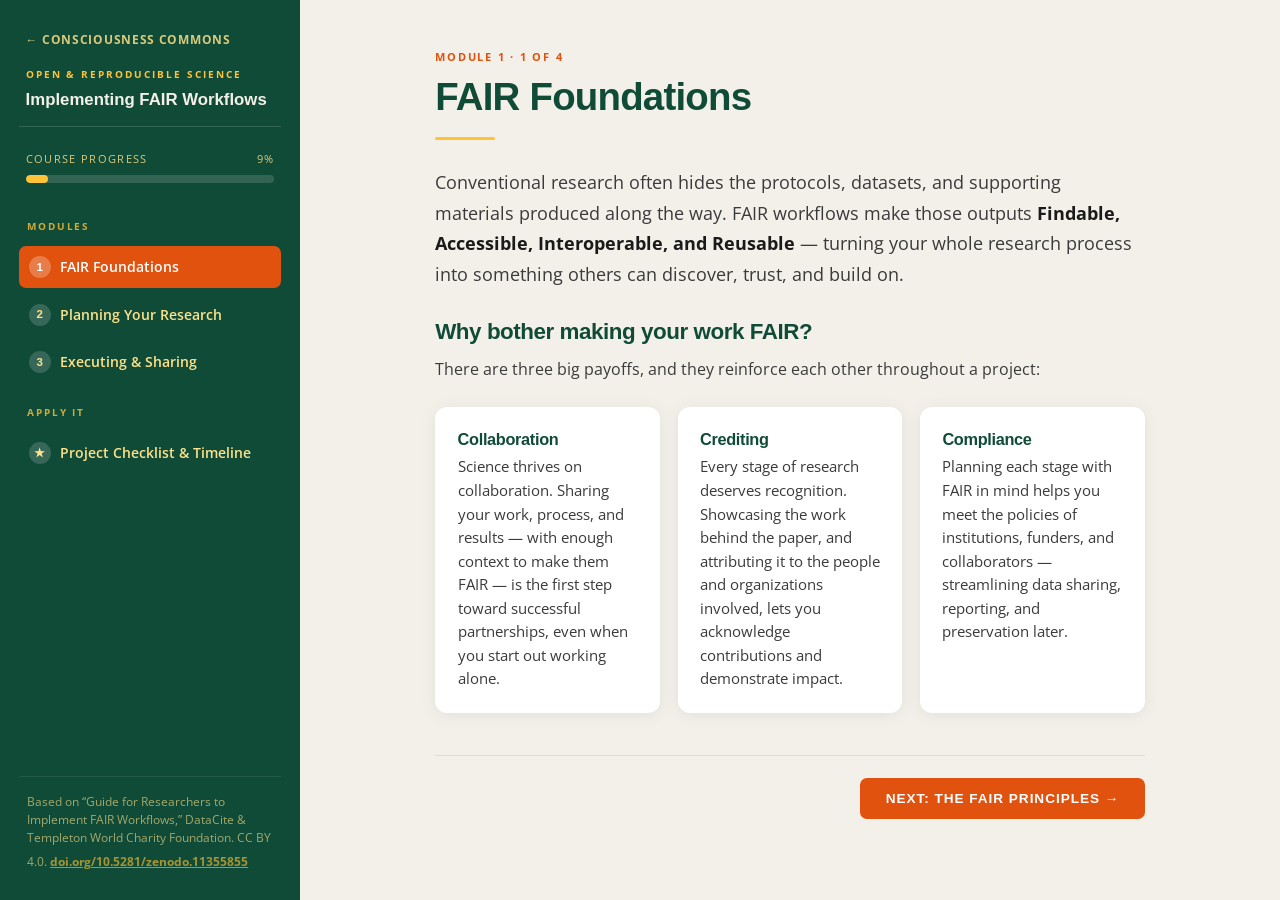
<file: fair-workflows-tutorial-checklist.html>
<!DOCTYPE html>
<html lang="en">
<head>
<meta charset="UTF-8" />
<meta name="viewport" content="width=device-width, initial-scale=1.0" />
<title>FAIR Workflows for Researchers — Interactive Tutorial</title>
<style>
@import url('https://fonts.googleapis.com/css2?family=Open+Sans:ital,wght@0,300;0,400;0,600;0,700;1,400&display=swap');

:root{
  --dark-green:#104b38;
  --green:#699441;
  --bright-orange:#e0520e;
  --orange:#f08716;
  --yellow:#ffc337;
  --light-yellow:#fee289;
  --light-orange:#f2c87d;
  --cream:#f3f0e9;
  --white:#ffffff;
  --text-dark:#1a1a1a;
  --text-mid:#3a3a3a;
  --green-tint:#eaf0e4;
  --orange-tint:#fdf0e6;
  --yellow-tint:#fff7dd;
  --ok:#2f8f4e;
  --err:#c0392b;
}

*,*::before,*::after{box-sizing:border-box;margin:0;padding:0}
html{scroll-behavior:smooth}
body{font-family:'Open Sans',sans-serif;background:var(--cream);color:var(--text-dark);line-height:1.7;font-size:16px}
h1,h2,h3,h4,h5{font-family:'Century Gothic','Futura','Trebuchet MS',sans-serif;font-weight:700;line-height:1.18;letter-spacing:-0.02em}

a{color:var(--dark-green)}

a:hover{color:var(--bright-orange)}



/* LAYOUT */

.layout{display:flex;min-height:100vh;align-items:stretch}

.sidebar{width:300px;flex-shrink:0;background:var(--dark-green);color:var(--cream);position:sticky;top:0;height:100vh;overflow-y:auto;padding:1.6rem 1.2rem;display:flex;flex-direction:column;gap:.4rem}

.main{flex:1;min-width:0}

.main-inner{max-width:780px;margin:0 auto;padding:2.6rem 2.2rem 4rem}



/* SIDEBAR */

.brand{display:flex;flex-direction:column;gap:.15rem;padding:.2rem .4rem 1rem;border-bottom:1px solid rgba(255,255,255,.14);margin-bottom:.8rem}

.brand .kicker{font-size:.62rem;letter-spacing:.2em;text-transform:uppercase;color:var(--yellow);font-weight:700}

.brand .title{font-family:'Century Gothic','Futura',sans-serif;font-weight:700;font-size:1.05rem;color:var(--cream);line-height:1.2;margin-top:.25rem}

.site-return{display:inline-flex;align-items:center;gap:.4rem;color:var(--light-yellow);font-size:.74rem;font-weight:700;letter-spacing:.06em;text-transform:uppercase;opacity:.85;text-decoration:none;padding:.2rem .4rem;margin-bottom:.3rem}

.site-return:hover{color:var(--yellow);opacity:1}

.mobile-return{color:var(--cream);text-decoration:none}

.mobile-return:hover{color:var(--yellow)}

.progress-wrap{padding:.2rem .4rem .9rem}

.progress-label{font-size:.7rem;text-transform:uppercase;letter-spacing:.12em;color:var(--light-yellow);opacity:.85;margin-bottom:.4rem;display:flex;justify-content:space-between}

.progress-track{height:8px;border-radius:5px;background:rgba(255,255,255,.14);overflow:hidden}

.progress-bar{height:100%;width:0;background:var(--yellow);border-radius:5px;transition:width .4s ease}



.nav-section{font-size:.64rem;letter-spacing:.18em;text-transform:uppercase;color:var(--yellow);opacity:.8;font-weight:700;padding:.9rem .5rem .3rem}

.nav-item{display:flex;align-items:center;gap:.6rem;width:100%;text-align:left;background:transparent;border:none;color:var(--light-yellow);font-family:'Open Sans',sans-serif;font-size:.9rem;font-weight:600;padding:.6rem .6rem;border-radius:7px;cursor:pointer;transition:background .15s,color .15s;line-height:1.25}

.nav-item:hover{background:rgba(255,255,255,.08);color:var(--white)}

.nav-item.active{background:var(--bright-orange);color:var(--white)}

.nav-item .dot{width:22px;height:22px;flex-shrink:0;border-radius:50%;background:rgba(255,255,255,.16);display:flex;align-items:center;justify-content:center;font-size:.72rem;font-weight:700;font-family:'Century Gothic',sans-serif}

.nav-item.active .dot{background:rgba(255,255,255,.25)}

.nav-item.done .dot{background:var(--yellow);color:var(--dark-green)}

.nav-item .lbl{flex:1}

.nav-foot{margin-top:auto;padding:1rem .5rem .2rem;font-size:.72rem;color:var(--light-yellow);opacity:.62;line-height:1.55;border-top:1px solid rgba(255,255,255,.12)}

.nav-foot a{color:var(--yellow)}

.nav-foot a:hover{color:var(--white)}

.nav-foot .doi{display:inline-block;margin-top:.4rem;font-weight:700}



/* MOBILE NAV TOGGLE */

.mobile-bar{display:none;position:sticky;top:0;z-index:60;background:var(--dark-green);color:var(--cream);padding:.8rem 1rem;align-items:center;justify-content:space-between}

.mobile-bar .title{font-family:'Century Gothic',sans-serif;font-weight:700;font-size:.95rem}

.hamb{background:var(--bright-orange);color:#fff;border:none;border-radius:6px;padding:.45rem .7rem;font-size:1rem;cursor:pointer}



/* CONTENT */

.view{display:none;animation:fade .32s ease}

.view.active{display:block}

@keyframes fade{from{opacity:0;transform:translateY(8px)}to{opacity:1;transform:none}}



.eyebrow{display:inline-block;font-size:.7rem;font-weight:700;letter-spacing:.16em;text-transform:uppercase;color:var(--bright-orange);margin-bottom:.5rem}

.view h1{font-size:clamp(1.8rem,3.8vw,2.4rem);color:var(--dark-green);margin-bottom:.6rem}

.view h2{font-size:1.4rem;color:var(--dark-green);margin:1.8rem 0 .7rem}

.view h3{font-size:1.1rem;color:var(--dark-green);margin:1.3rem 0 .5rem}

.lead{font-size:1.1rem;color:var(--text-mid);line-height:1.75;margin-bottom:1rem}

.view p{margin-bottom:.9rem;color:var(--text-mid)}

.view strong{color:var(--text-dark)}

.view ul,.view ol{margin:.4rem 0 1.1rem 1.3rem}

.view li{margin-bottom:.5rem;color:var(--text-mid)}



.divider{height:3px;width:60px;background:var(--yellow);border-radius:3px;margin:1.1rem 0 1.7rem}



/* CARDS (no accent strip; soft icon chip carries the accent) */

.card-grid{display:grid;gap:1.1rem;grid-template-columns:repeat(auto-fit,minmax(220px,1fr));margin:1.5rem 0}

.card{background:var(--white);border-radius:12px;padding:1.4rem;box-shadow:0 2px 16px rgba(16,75,56,.08);transition:transform .2s,box-shadow .2s}

.card:hover{transform:translateY(-4px);box-shadow:0 8px 28px rgba(16,75,56,.14)}

.card .icon{width:42px;height:42px;border-radius:11px;display:flex;align-items:center;justify-content:center;font-size:1.25rem;margin-bottom:.8rem;background:var(--green-tint)}

.card .icon.g{background:var(--green-tint)}

.card .icon.o{background:var(--orange-tint)}

.card .icon.y{background:var(--yellow-tint)}

.card h3{margin:0 0 .4rem;font-size:1.02rem;color:var(--dark-green)}

.card p{font-size:.92rem;margin:0;line-height:1.6}

.card .pid{display:block;font-family:'Century Gothic',sans-serif;font-weight:700;color:var(--bright-orange);font-size:.74rem;letter-spacing:.05em;margin-bottom:.15rem}



/* CALLOUT */

.callout{background:var(--green-tint);border-left:5px solid var(--green);border-radius:8px;padding:1.1rem 1.3rem;margin:1.4rem 0}

.callout.orange{background:var(--orange-tint);border-left-color:var(--bright-orange)}

.callout.yellow{background:var(--yellow-tint);border-left-color:var(--yellow)}

.callout h4{font-size:.95rem;color:var(--dark-green);margin-bottom:.35rem;letter-spacing:0}

.callout p{margin:0;font-size:.95rem}

.callout p+p{margin-top:.5rem}



/* PRINCIPLE LIST */

.principle{display:flex;gap:1rem;align-items:flex-start;background:#fff;border-radius:10px;padding:1.05rem 1.2rem;margin-bottom:.85rem;box-shadow:0 2px 12px rgba(16,75,56,.06)}

.principle .letter{flex-shrink:0;width:42px;height:42px;border-radius:10px;background:var(--dark-green);color:var(--yellow);font-family:'Century Gothic',sans-serif;font-weight:700;font-size:1.4rem;display:flex;align-items:center;justify-content:center}

.principle .letter.o{background:var(--bright-orange);color:#fff}

.principle .letter.g{background:var(--green);color:#fff}

.principle .letter.y{background:var(--yellow);color:var(--dark-green)}

.principle h4{font-size:1rem;color:var(--dark-green);margin-bottom:.2rem;letter-spacing:0}

.principle p{font-size:.92rem;margin:0}



/* QUIZ */

.quiz-intro{display:flex;align-items:center;gap:.7rem;margin-bottom:.2rem}

.quiz-intro .badge{background:var(--yellow);color:var(--dark-green);font-family:'Century Gothic',sans-serif;font-weight:700;font-size:.68rem;letter-spacing:.12em;text-transform:uppercase;padding:.3rem .6rem;border-radius:5px}

.quiz{background:var(--white);border-radius:14px;padding:1.7rem;margin-top:1.4rem;box-shadow:0 4px 24px rgba(16,75,56,.1)}

.q{margin-bottom:1.5rem;padding-bottom:1.3rem;border-bottom:1px dashed #d8d2c4}

.q:last-of-type{border-bottom:none;margin-bottom:.6rem}

.q .qtext{font-weight:700;color:var(--text-dark);font-family:'Open Sans',sans-serif;margin-bottom:.2rem;font-size:1rem}

.q .qhint{font-size:.8rem;color:var(--bright-orange);font-weight:600;margin-bottom:.7rem;letter-spacing:.02em}

.opt{display:flex;align-items:flex-start;gap:.7rem;padding:.6rem .8rem;border:2px solid #e7e1d3;border-radius:8px;margin-bottom:.5rem;cursor:pointer;transition:border-color .15s,background .15s;font-size:.95rem;color:var(--text-mid)}

.opt:hover{border-color:var(--green)}

.opt input{margin-top:.28rem;width:16px;height:16px;accent-color:var(--dark-green);cursor:pointer;flex-shrink:0}

.opt.correct{border-color:var(--ok);background:#edf7ef}

.opt.wrong{border-color:var(--err);background:#fbecea}

.opt.missed{border-color:var(--ok);background:#edf7ef;border-style:dashed}

.opt .mark{margin-left:auto;font-weight:700;font-size:.85rem;display:none}

.opt.correct .mark,.opt.wrong .mark,.opt.missed .mark{display:inline}

.opt.correct .mark{color:var(--ok)}

.opt.wrong .mark{color:var(--err)}

.opt.missed .mark{color:var(--ok)}

.qfeedback{font-size:.88rem;margin-top:.5rem;padding:.6rem .8rem;border-radius:7px;display:none}

.qfeedback.show{display:block}

.qfeedback.right{background:#edf7ef;color:#1f6b39}

.qfeedback.partial{background:#fff7dd;color:#8a6400}

.quiz-actions{display:flex;align-items:center;gap:1rem;flex-wrap:wrap}

.quiz-score{font-weight:700;font-family:'Century Gothic',sans-serif;color:var(--dark-green);display:none}

.quiz-score.show{display:inline}



/* BUTTONS */

.btn{display:inline-block;font-family:'Century Gothic','Futura',sans-serif;font-weight:700;font-size:.85rem;letter-spacing:.07em;text-transform:uppercase;padding:.8rem 1.6rem;border-radius:7px;transition:background .2s,transform .15s;cursor:pointer;border:none}

.btn-primary{background:var(--bright-orange);color:var(--white)}

.btn-primary:hover{background:var(--orange);transform:translateY(-2px)}

.btn-secondary{background:transparent;color:var(--dark-green);border:2.5px solid var(--dark-green)}

.btn-secondary:hover{background:var(--dark-green);color:var(--cream)}



.pager{display:flex;justify-content:space-between;align-items:center;margin-top:2.6rem;gap:1rem;flex-wrap:wrap;border-top:1px solid #e3ddcd;padding-top:1.4rem}

.pager .spacer{flex:1}



/* TIMELINE / CHECKLIST */

.tl-meta{display:flex;gap:.8rem;flex-wrap:wrap;margin:1.4rem 0 1.6rem}

.tl-chip{background:#fff;border-radius:8px;padding:.7rem 1rem;box-shadow:0 2px 12px rgba(16,75,56,.06);border-left:4px solid var(--green);min-width:155px;flex:1}

.tl-chip .when{font-family:'Century Gothic',sans-serif;font-weight:700;color:var(--dark-green);font-size:.95rem}

.tl-chip .what{font-size:.78rem;color:var(--text-mid);margin-top:.15rem}

.tl-chip.k1{border-left-color:var(--bright-orange)}

.tl-chip.k2{border-left-color:var(--yellow)}

.tl-chip.k3{border-left-color:var(--dark-green)}



.stage{background:#fff;border-radius:14px;margin-bottom:1.5rem;box-shadow:0 3px 18px rgba(16,75,56,.08);overflow:hidden}

.stage-head{padding:1.2rem 1.5rem .9rem;display:flex;align-items:flex-start;gap:1rem;flex-wrap:wrap}

.stage-head .meta{flex:1;min-width:200px}

.stage-head .phase{font-size:.66rem;letter-spacing:.16em;text-transform:uppercase;color:var(--bright-orange);font-weight:700}

.stage.s1 .stage-head .phase{color:var(--bright-orange)}

.stage-head h3{font-size:1.22rem;color:var(--dark-green);margin:.2rem 0 .15rem}

.stage-head .date{font-size:.85rem;color:var(--text-mid);font-weight:600}

.stage-head .date .pill{display:inline-block;background:var(--green-tint);color:var(--dark-green);border-radius:20px;padding:.15rem .7rem;font-size:.76rem;font-weight:700;margin-left:.2rem}

.mini-prog{width:100%;max-width:190px}

.mini-prog .t{font-size:.72rem;color:var(--text-mid);display:flex;justify-content:space-between;margin-bottom:.25rem;font-weight:600}

.mini-track{height:7px;border-radius:5px;background:#ece6d8;overflow:hidden}

.mini-bar{height:100%;width:0;background:var(--green);border-radius:5px;transition:width .35s}

.stage.s1 .mini-bar{background:var(--bright-orange)}

.stage.s2 .mini-bar{background:var(--orange)}

.stage.s3 .mini-bar{background:var(--dark-green)}

.stage-body{padding:.2rem 1.5rem 1.3rem}

.check{display:flex;align-items:flex-start;gap:.75rem;padding:.7rem .2rem;border-bottom:1px solid #f0ebdf;cursor:pointer}

.check:last-child{border-bottom:none}

.check input{margin-top:.25rem;width:18px;height:18px;accent-color:var(--green);cursor:pointer;flex-shrink:0}

.stage.s1 .check input{accent-color:var(--bright-orange)}

.stage.s2 .check input{accent-color:var(--orange)}

.stage.s3 .check input{accent-color:var(--dark-green)}

.check span{font-size:.94rem;color:var(--text-mid);line-height:1.5}

.check input:checked + span{color:#9a937f;text-decoration:line-through}

.tag{display:inline-block;font-size:.66rem;font-weight:700;letter-spacing:.04em;text-transform:uppercase;padding:.12rem .5rem;border-radius:12px;margin-left:.4rem;vertical-align:middle;white-space:nowrap}

.tag.g0{background:var(--green-tint);color:#2f5d3a}

.tag.g1{background:#fce3d4;color:#a23c0c}

.tag.g2{background:#fff2c9;color:#8a6400}

.tag.g3{background:#dde8e3;color:#104b38}

.reset-row{margin-top:.4rem;display:flex;align-items:center;gap:1rem;flex-wrap:wrap}

.reset-btn{background:transparent;border:2px solid #cfc8b6;color:var(--text-mid);border-radius:6px;padding:.45rem 1rem;font-size:.78rem;font-weight:700;text-transform:uppercase;letter-spacing:.05em;cursor:pointer;font-family:'Century Gothic',sans-serif}

.reset-btn:hover{border-color:var(--bright-orange);color:var(--bright-orange)}



.done-banner{background:var(--green-tint);color:var(--dark-green);border-radius:12px;padding:1.1rem 1.3rem;margin-top:1.4rem;text-align:center;display:none;border-left:5px solid var(--green)}

.done-banner.show{display:block}

.done-banner strong{color:var(--dark-green)}



.legend{font-size:.82rem;color:var(--text-mid);background:#fff;border-radius:8px;padding:.8rem 1rem;margin-bottom:1.4rem;box-shadow:0 2px 10px rgba(16,75,56,.05)}

.legend b{color:var(--dark-green)}



/* COMPLETION MODAL */

.modal-overlay{display:none;position:fixed;inset:0;background:rgba(16,75,56,.55);z-index:200;align-items:center;justify-content:center;padding:1.5rem;animation:fade .3s ease}

.modal-overlay.open{display:flex}

.modal{background:var(--cream);border-radius:18px;max-width:460px;width:100%;padding:2.4rem 2rem;text-align:center;box-shadow:0 20px 60px rgba(0,0,0,.3)}

.modal .ring{width:74px;height:74px;border-radius:50%;background:var(--dark-green);color:var(--yellow);font-size:2.2rem;display:flex;align-items:center;justify-content:center;margin:0 auto 1rem}

.modal h2{color:var(--dark-green);font-size:1.6rem;margin-bottom:.5rem}

.modal p{color:var(--text-mid);font-size:.98rem;margin-bottom:1.4rem}

.modal .btn{margin:0 .3rem}



@media(max-width:860px){

  .sidebar{display:none;position:fixed;z-index:80;width:84%;max-width:320px;height:100vh}

  .sidebar.open{display:flex}

  .mobile-bar{display:flex}

  .main-inner{padding:1.6rem 1.2rem 4rem}

  .overlay{display:none;position:fixed;inset:0;background:rgba(0,0,0,.4);z-index:70}

  .overlay.open{display:block}

}

@media(min-width:861px){.overlay{display:none}}

</style>

</head>

<body>



<div class="mobile-bar">

  <a class="title mobile-return" href="index.html">← Consciousness Commons</a>

  <button class="hamb" onclick="toggleNav()">☰ Menu</button>

</div>

<div class="overlay" id="overlay" onclick="toggleNav()"></div>



<div class="layout">

  <!-- SIDEBAR -->

  <aside class="sidebar" id="sidebar">

    <a class="site-return" href="index.html">← Consciousness Commons</a>

    <div class="brand">

      <span class="kicker">Open &amp; Reproducible Science</span>

      <span class="title">Implementing FAIR Workflows</span>

    </div>

    <div class="progress-wrap">

      <div class="progress-label"><span>Course progress</span><span id="progPct">0%</span></div>

      <div class="progress-track"><div class="progress-bar" id="progBar"></div></div>

    </div>



    <div class="nav-section">Modules</div>

    <button class="nav-item active" data-mod="m1" onclick="go('m1p1')"><span class="dot" id="dot-m1">1</span><span class="lbl">FAIR Foundations</span></button>

    <button class="nav-item" data-mod="m2" onclick="go('m2p1')"><span class="dot" id="dot-m2">2</span><span class="lbl">Planning Your Research</span></button>

    <button class="nav-item" data-mod="m3" onclick="go('m3p1')"><span class="dot" id="dot-m3">3</span><span class="lbl">Executing &amp; Sharing</span></button>



    <div class="nav-section">Apply It</div>

    <button class="nav-item" data-mod="checklist" onclick="go('checklist')"><span class="dot" id="dot-checklist">★</span><span class="lbl">Project Checklist &amp; Timeline</span></button>



    <div class="nav-foot">

      Based on “Guide for Researchers to Implement FAIR Workflows,” DataCite &amp; Templeton World Charity Foundation. CC BY 4.0.

      <a class="doi" href="https://doi.org/10.5281/zenodo.11355855" target="_blank" rel="noopener noreferrer">doi.org/10.5281/zenodo.11355855</a>

    </div>

  </aside>



  <!-- MAIN -->

  <main class="main">

    <div class="main-inner">



      <!-- ============ MODULE 1 · PAGE 1 ============ -->

      <section class="view active" id="view-m1p1">

        <span class="eyebrow">Module 1 · 1 of 4</span>

        <h1>FAIR Foundations</h1>

        <div class="divider"></div>

        <p class="lead">Conventional research often hides the protocols, datasets, and supporting materials produced along the way. FAIR workflows make those outputs <strong>Findable, Accessible, Interoperable, and Reusable</strong> — turning your whole research process into something others can discover, trust, and build on.</p>

        <h2>Why bother making your work FAIR?</h2>

        <p>There are three big payoffs, and they reinforce each other throughout a project:</p>

        <div class="card-grid">

          <div class="card"><h3>Collaboration</h3><p>Science thrives on collaboration. Sharing your work, process, and results — with enough context to make them FAIR — is the first step toward successful partnerships, even when you start out working alone.</p></div>

          <div class="card"><h3>Crediting</h3><p>Every stage of research deserves recognition. Showcasing the work behind the paper, and attributing it to the people and organizations involved, lets you acknowledge contributions and demonstrate impact.</p></div>

          <div class="card"><h3>Compliance</h3><p>Planning each stage with FAIR in mind helps you meet the policies of institutions, funders, and collaborators — streamlining data sharing, reporting, and preservation later.</p></div>

        </div>

        <div class="pager">

          <span class="spacer"></span>

          <button class="btn btn-primary" onclick="go('m1p2')">Next: The FAIR principles →</button>

        </div>

      </section>



      <!-- ============ MODULE 1 · PAGE 2 ============ -->

      <section class="view" id="view-m1p2">

        <span class="eyebrow">Module 1 · 2 of 4</span>

        <h1>The Four FAIR Principles</h1>

        <div class="divider"></div>

        <p class="lead">FAIR is about how a research output behaves once you share it. Each letter describes a property you design into the output and its metadata.</p>

        <div class="principle"><div class="letter">F</div><div><h4>Findable</h4><p>The output exists as a scholarly record that can be indexed and searched. The most comprehensive index of scholarly works is built from DOI metadata.</p></div></div>

        <div class="principle"><div class="letter o">A</div><div><h4>Accessible</h4><p>There is a clear pathway to obtain the work — typically by depositing it in a repository or platform that registers a DOI for the completed output.</p></div></div>

        <div class="principle"><div class="letter g">I</div><div><h4>Interoperable</h4><p>The work is described with standardized metadata and meaningfully linked to related works, so it can be incorporated into different settings and systems.</p></div></div>

        <div class="principle"><div class="letter y">R</div><div><h4>Reusable</h4><p>Enough context is provided — licensing, provenance, and community standards in the metadata — that others can understand and responsibly reuse it.</p></div></div>

        <div class="callout" style="margin-top:1.8rem">

          <h4>Further reading</h4>

          <p>The FAIR Principles were formally published in <em>Scientific Data</em> (2016): <a href="http://www.nature.com/articles/sdata201618" target="_blank" rel="noopener noreferrer" style="color:var(--dark-green);text-decoration:underline;">Wilkinson, M.D., et al. The FAIR Guiding Principles for scientific data management and stewardship</a>.</p>

        </div>

        <div class="pager">

          <button class="btn btn-secondary" onclick="go('m1p1')">← Back</button>

          <span class="spacer"></span>

          <button class="btn btn-primary" onclick="go('m1p3')">Next: PIDs &amp; metadata →</button>

        </div>

      </section>



      <!-- ============ MODULE 1 · PAGE 3 ============ -->

      <section class="view" id="view-m1p3">

        <span class="eyebrow">Module 1 · 3 of 4</span>

        <h1>The Engine: PIDs &amp; Metadata</h1>

        <div class="divider"></div>

        <p class="lead">Persistent identifiers (<strong>PIDs</strong>) are central to all four principles. A PID is a permanent, unique reference for a thing — an output, a person, an organization — together with structured metadata describing it.</p>

        <p>The DOI and metadata created when you submit and share an output is <em>what actually makes it FAIR</em>: the metadata describes the work, and links it to related people, organizations, and funding through <em>their</em> PIDs. This shared infrastructure is what lets diverse scholarly works be discovered and cited globally.</p>

        <h3>Three PIDs you will use constantly</h3>

        <div class="card-grid">

          <div class="card"><span class="pid">DOI · <a href="https://doi.org" target="_blank" rel="noopener noreferrer" style="color:inherit;text-decoration:underline">doi.org</a></span><h3>Outputs</h3><p>Identifiers for most research outputs — datasets, code, protocols, preprints, papers, posters, DMPs.</p></div>

          <div class="card"><span class="pid">ORCID · <a href="https://orcid.org" target="_blank" rel="noopener noreferrer" style="color:inherit;text-decoration:underline">orcid.org</a></span><h3>People</h3><p>Uniquely identify researchers and contributors, so credit follows the right person across every output.</p></div>

          <div class="card"><span class="pid">ROR · <a href="https://ror.org" target="_blank" rel="noopener noreferrer" style="color:inherit;text-decoration:underline">ror.org</a></span><h3>Organizations</h3><p>Identify the institutions that host or fund research, so affiliations and funding are unambiguous.</p></div>

        </div>

        <div class="callout orange">

          <h4>The one idea to hold onto</h4>

          <p>FAIRness is not a final publishing step — it is created output by output, throughout the project, by registering PIDs and describing each output with rich, linked metadata.</p>

        </div>

        <div class="pager">

          <button class="btn btn-secondary" onclick="go('m1p2')">← Back</button>

          <span class="spacer"></span>

          <button class="btn btn-primary" onclick="go('m1q')">Next: Module 1 quiz →</button>

        </div>

      </section>



      <!-- ============ MODULE 1 · QUIZ ============ -->

      <section class="view" id="view-m1q">

        <span class="eyebrow">Module 1 · 4 of 4</span>

        <div class="quiz-intro"><span class="badge">Quiz</span><h1 style="font-size:1.7rem;margin:0;">Check Your Understanding</h1></div>

        <p class="lead" style="margin-top:.7rem;">Four questions. Each may have more than one correct answer — select all that apply.</p>

        <div class="quiz" id="quiz-m1">

          <div class="q" data-correct="0,1,2">

            <div class="qtext">1. What are the three core benefits of incorporating FAIR workflows highlighted in the guide?</div>

            <div class="qhint">Select all that apply</div>

            <label class="opt"><input type="checkbox"><span>Collaboration</span><span class="mark"></span></label>

            <label class="opt"><input type="checkbox"><span>Crediting</span><span class="mark"></span></label>

            <label class="opt"><input type="checkbox"><span>Compliance</span><span class="mark"></span></label>

            <label class="opt"><input type="checkbox"><span>Guaranteed publication in a high-impact journal</span><span class="mark"></span></label>

            <div class="qfeedback"></div>

          </div>

          <div class="q" data-correct="0,2,3">

            <div class="qtext">2. Which statements correctly match a FAIR principle to what it means?</div>

            <div class="qhint">Select all that apply</div>

            <label class="opt"><input type="checkbox"><span>Findable — the work is indexed and searchable, largely via DOI metadata</span><span class="mark"></span></label>

            <label class="opt"><input type="checkbox"><span>Accessible — the work is free of any licensing or usage terms</span><span class="mark"></span></label>

            <label class="opt"><input type="checkbox"><span>Interoperable — described with standardized metadata and linked to related works</span><span class="mark"></span></label>

            <label class="opt"><input type="checkbox"><span>Reusable — annotated with licensing, provenance, and community standards</span><span class="mark"></span></label>

            <div class="qfeedback"></div>

          </div>

          <div class="q" data-correct="1,3">

            <div class="qtext">3. Which statements about persistent identifiers (PIDs) and metadata are accurate?</div>

            <div class="qhint">Select all that apply</div>

            <label class="opt"><input type="checkbox"><span>PIDs are only needed once, at final publication of the paper</span><span class="mark"></span></label>

            <label class="opt"><input type="checkbox"><span>The DOI and metadata created when sharing an output are what make it FAIR</span><span class="mark"></span></label>

            <label class="opt"><input type="checkbox"><span>Metadata describes only the work itself and cannot connect to people or funders</span><span class="mark"></span></label>

            <label class="opt"><input type="checkbox"><span>PID metadata links an output to related people, organizations, and funding through their own PIDs</span><span class="mark"></span></label>

            <div class="qfeedback"></div>

          </div>

          <div class="q" data-correct="0,1,2">

            <div class="qtext">4. Match each commonly used PID to what it identifies.</div>

            <div class="qhint">Select all that apply</div>

            <label class="opt"><input type="checkbox"><span>DOI identifies research outputs (datasets, code, preprints, papers…)</span><span class="mark"></span></label>

            <label class="opt"><input type="checkbox"><span>ORCID iD identifies individual researchers and contributors</span><span class="mark"></span></label>

            <label class="opt"><input type="checkbox"><span>ROR iD identifies research-hosting or funding organizations</span><span class="mark"></span></label>

            <label class="opt"><input type="checkbox"><span>ORCID iD identifies the funding grant for a project</span><span class="mark"></span></label>

            <div class="qfeedback"></div>

          </div>

          <div class="quiz-actions">

            <button class="btn btn-primary" onclick="grade('m1')">Check Answers</button>

            <span class="quiz-score" id="score-m1"></span>

          </div>

        </div>

        <div class="pager">

          <button class="btn btn-secondary" onclick="go('m1p3')">← Back</button>

          <span class="spacer"></span>

          <button class="btn btn-primary" onclick="go('m2p1')">Next: Module 2 →</button>

        </div>

      </section>



      <!-- ============ MODULE 2 · PAGE 1 ============ -->

      <section class="view" id="view-m2p1">

        <span class="eyebrow">Module 2 · 1 of 3</span>

        <h1>Stage 1 — Project Planning</h1>

        <div class="divider"></div>

        <p class="lead">The best time to make research FAIR is before any data is collected. Project planning creates the reference points — project pages and data management plans — that every later output will link back to.</p>

        <p><strong>Why:</strong> Create points of reference through which all relevant outputs of the project can be linked and discovered, and establish a shared understanding of the FAIR practices the team will follow.</p>

        <p><strong>What you can share:</strong> a project page (e.g. the <a href="https://osf.io/" target="_blank" rel="noopener noreferrer">Open Science Framework</a>) and a data management plan (e.g. <a href="https://dmptool.org/" target="_blank" rel="noopener noreferrer">DMP Tool</a>, <a href="https://argos.openaire.eu/portal/" target="_blank" rel="noopener noreferrer">ARGOS</a>).</p>

        <div class="callout">

          <h4>How to keep it FAIR</h4>

          <p>Use tools and platforms integrated with open infrastructure to create and share outputs. Register DOIs for each output, and use PIDs to reference the related people, organizations, and resources in the metadata.</p>

        </div>

        <p>Project planning is the moment to list your resources — researchers, facilities, funding — and capture their PIDs so they can be credited consistently:</p>

        <ul>

          <li>Make sure every researcher has an <strong><a href="https://orcid.org/" target="_blank" rel="noopener noreferrer">ORCID iD</a></strong> and every organization a <strong><a href="https://ror.org/" target="_blank" rel="noopener noreferrer">ROR iD</a></strong>.</li>

          <li>Register a <a href="https://help.osf.io/article/353-welcome-to-projects" target="_blank" rel="noopener noreferrer"><strong>DOI for the project</strong></a> and a <a href="https://dmptool.org/quick_start_guide" target="_blank" rel="noopener noreferrer"><strong>DMP ID</strong> for the data management plan</a>.</li>

          <li>Confirm the <strong>funding identifier</strong> with the project funder, and link it to the DMP and project.</li>

          <li>If the project extends earlier work or reuses datasets, <a href="https://help.osf.io/article/696-metadata-on-the-osf" target="_blank" rel="noopener noreferrer">reference and cite those in the metadata and DMP</a>.</li>

        </ul>

        <div class="pager">

          <button class="btn btn-secondary" onclick="go('m1q')">← Back</button>

          <span class="spacer"></span>

          <button class="btn btn-primary" onclick="go('m2p2')">Next: Method planning →</button>

        </div>

      </section>



      <!-- ============ MODULE 2 · PAGE 2 ============ -->

      <section class="view" id="view-m2p2">

        <span class="eyebrow">Module 2 · 2 of 3</span>

        <h1>Stage 2 — Method Planning</h1>

        <div class="divider"></div>

        <p class="lead">Methodological decisions yield key reference outputs for the whole team — above all, a shared, citable research plan.</p>

        <p><strong>Why:</strong> Increase credibility and create a guardrail against bad practice, while boosting reproducibility and reuse through domain-specific metadata standards.</p>

        <p><strong>What you can share:</strong> a preregistration / study registration (e.g. the <a href="https://osf.io/" target="_blank" rel="noopener noreferrer">Open Science Framework</a>) and metadata templates (e.g. <a href="https://metadatacenter.org/" target="_blank" rel="noopener noreferrer">CEDAR Workbench</a>). For any method involving hypothesis testing, the best practice is to write a detailed research plan and share it in a registry so it is accessible and citable.</p>

        <div class="callout orange">

          <h4>How to keep it FAIR</h4>

          <p>Everything from project planning still applies — and when you register a new output, reference the project and/or DMP in its DOI metadata. Acknowledge the method's creators, contributors, and supervisors through their ORCID iDs.</p>

        </div>

        <ul>

          <li>Register a <strong><a href="https://help.osf.io/article/330-welcome-to-registrations" target="_blank" rel="noopener noreferrer">DOI</a> for the study registration / experiment plan</strong> detailing data collection, treatment, and analysis.</li>

          <li>Register a DOI for any <strong><a href="https://help.zenodo.org/docs/github/archive-software/github-upload/" target="_blank" rel="noopener noreferrer">new tools, standards, or procedures</a></strong> that support the methods.</li>

          <li>Reference the umbrella <strong><a href="https://help.osf.io/article/353-welcome-to-projects#Create-a-DOI-HOxs9" target="_blank" rel="noopener noreferrer">project DOI</a></strong> in the study <a href="https://help.osf.io/article/353-welcome-to-projects#Metadata-2UGMZ" target="_blank" rel="noopener noreferrer">registration metadata</a>.</li>

          <li>If you reuse existing protocols, or the registration describes analysis of existing datasets, cite them.</li>

          <li>If you create multiple registrations, link them with appropriate <a href="https://datacite-metadata-schema.readthedocs.io/en/4.7/properties/relatedidentifier/#b-relationtype" target="_blank" rel="noopener noreferrer">relation-type metadata</a>.</li>

        </ul>

        <div class="callout yellow">

          <h4>The thread that connects everything</h4>

          <p>Each new output references the ones before it: the project DOI anchors the DMP; the DMP and project anchor the preregistration. By the time you collect data, there is already a linked web of context — interoperability in action.</p>

        </div>

        <div class="pager">

          <button class="btn btn-secondary" onclick="go('m2p1')">← Back</button>

          <span class="spacer"></span>

          <button class="btn btn-primary" onclick="go('m2q')">Next: Module 2 quiz →</button>

        </div>

      </section>



      <!-- ============ MODULE 2 · QUIZ ============ -->

      <section class="view" id="view-m2q">

        <span class="eyebrow">Module 2 · 3 of 3</span>

        <div class="quiz-intro"><span class="badge">Quiz</span><h1 style="font-size:1.7rem;margin:0;">Check Your Understanding</h1></div>

        <p class="lead" style="margin-top:.7rem;">Four questions. Each may have more than one correct answer — select all that apply.</p>

        <div class="quiz" id="quiz-m2">

          <div class="q" data-correct="0,1,3">

            <div class="qtext">1. During <em>project planning</em>, which actions help make the project FAIR?</div>

            <div class="qhint">Select all that apply</div>

            <label class="opt"><input type="checkbox"><span>Ensure all researchers have ORCID iDs and all organizations have ROR iDs</span><span class="mark"></span></label>

            <label class="opt"><input type="checkbox"><span>Register a DOI for the project and a DMP ID for the data management plan</span><span class="mark"></span></label>

            <label class="opt"><input type="checkbox"><span>Wait until the paper is accepted before creating any identifiers</span><span class="mark"></span></label>

            <label class="opt"><input type="checkbox"><span>Link the grant ID to the DMP ID and the project ID</span><span class="mark"></span></label>

            <div class="qfeedback"></div>

          </div>

          <div class="q" data-correct="1,2">

            <div class="qtext">2. Which are appropriate outputs to share and register in the planning stages?</div>

            <div class="qhint">Select all that apply</div>

            <label class="opt"><input type="checkbox"><span>The final peer-reviewed journal article</span><span class="mark"></span></label>

            <label class="opt"><input type="checkbox"><span>A project page on a platform like the Open Science Framework</span><span class="mark"></span></label>

            <label class="opt"><input type="checkbox"><span>A data management plan created with a tool like DMP Tool or ARGOS</span><span class="mark"></span></label>

            <label class="opt"><input type="checkbox"><span>Raw results from completed experiments</span><span class="mark"></span></label>

            <div class="qfeedback"></div>

          </div>

          <div class="q" data-correct="0,2,3">

            <div class="qtext">3. For research involving hypothesis testing, what does the guide recommend in method planning?</div>

            <div class="qhint">Select all that apply</div>

            <label class="opt"><input type="checkbox"><span>Create a detailed research plan and share it in a registry so it is accessible and citable</span><span class="mark"></span></label>

            <label class="opt"><input type="checkbox"><span>Keep the analysis plan private until after the results are known</span><span class="mark"></span></label>

            <label class="opt"><input type="checkbox"><span>Register a DOI for the study registration / experiment plan</span><span class="mark"></span></label>

            <label class="opt"><input type="checkbox"><span>Acknowledge the method's creators and contributors via their ORCID iDs</span><span class="mark"></span></label>

            <div class="qfeedback"></div>

          </div>

          <div class="q" data-correct="0,2">

            <div class="qtext">4. How should new planning outputs be connected through metadata?</div>

            <div class="qhint">Select all that apply</div>

            <label class="opt"><input type="checkbox"><span>Reference the project and/or DMP DOI in a new output's metadata</span><span class="mark"></span></label>

            <label class="opt"><input type="checkbox"><span>Leave each output standalone, with no links to other outputs</span><span class="mark"></span></label>

            <label class="opt"><input type="checkbox"><span>If multiple registrations exist, link them with appropriate relation-type metadata</span><span class="mark"></span></label>

            <label class="opt"><input type="checkbox"><span>Strip out PIDs to keep the metadata short</span><span class="mark"></span></label>

            <div class="qfeedback"></div>

          </div>

          <div class="quiz-actions">

            <button class="btn btn-primary" onclick="grade('m2')">Check Answers</button>

            <span class="quiz-score" id="score-m2"></span>

          </div>

        </div>

        <div class="pager">

          <button class="btn btn-secondary" onclick="go('m2p2')">← Back</button>

          <span class="spacer"></span>

          <button class="btn btn-primary" onclick="go('m3p1')">Next: Module 3 →</button>

        </div>

      </section>



      <!-- ============ MODULE 3 · PAGE 1 ============ -->

      <section class="view" id="view-m3p1">

        <span class="eyebrow">Module 3 · 1 of 3</span>

        <h1>Stage 3 — Experiment &amp; Analysis</h1>

        <div class="divider"></div>

        <p class="lead">Once data starts flowing, FAIR workflows means registering and linking the real products of research — datasets, protocols, code, and results.</p>

        <p><strong>Why:</strong> Follow up on the registered activities and mark any deviations, create robust records that supplement your outcomes, and credit everyone who contributed.</p>

        <p><strong>What you can share:</strong> experimental protocols (e.g. <a href="https://protocols.io/" target="_blank" rel="noopener noreferrer">protocols.io</a>), analysis code and software (e.g. <a href="https://zenodo.org/" target="_blank" rel="noopener noreferrer">Zenodo</a>), and datasets (e.g. <a href="https://datadryad.org/" target="_blank" rel="noopener noreferrer">Dryad</a>).</p>

        <div class="callout">

          <h4>How to keep it FAIR</h4>

          <p>All earlier practices apply — and when you register a new output, reference the corresponding registration in its DOI metadata, and create references among the related data, code, and protocol.</p>

        </div>

        <ul>

          <li>Register a <strong><a href="https://help.zenodo.org/docs/get-started/quickstart/" target="_blank" rel="noopener noreferrer">DOI for each dataset</a></strong> produced in response to the preregistration, and when applicable, a <strong><a href="https://www.protocols.io/help/getting-started" target="_blank" rel="noopener noreferrer">DOI for the experimental protocol</a></strong>.</li>

          <li>Acknowledge contributors on the specific outputs they worked on, using <a href="https://orcid.org/" target="_blank" rel="noopener noreferrer">ORCID iDs</a> and appropriate <strong><a href="https://credit.niso.org/" target="_blank" rel="noopener noreferrer">contributor roles</a></strong>.</li>

          <li>Acknowledge the <strong><a href="https://rrid.site/" target="_blank" rel="noopener noreferrer">instrument or facility</a></strong> used, in the protocol metadata.</li>

          <li>Link the dataset, code, and results to their <strong>preregistration</strong>, to each other, and back to the <strong>DMP</strong>.</li>

          <li>If you adapt an existing protocol or reuse someone's software, <strong>cite</strong> the original in your derived output.</li>

        </ul>

        <div class="pager">

          <button class="btn btn-secondary" onclick="go('m2q')">← Back</button>

          <span class="spacer"></span>

          <button class="btn btn-primary" onclick="go('m3p2')">Next: Dissemination →</button>

        </div>

      </section>



      <!-- ============ MODULE 3 · PAGE 2 ============ -->

      <section class="view" id="view-m3p2">

        <span class="eyebrow">Module 3 · 2 of 3</span>

        <h1>Stage 4 — Dissemination</h1>

        <div class="divider"></div>

        <p class="lead">Engaging the community starts well before the manuscript is published — and every shared output should carry its own identifier and credit.</p>

        <p><strong>Why:</strong> Expedite the spread of project outputs, invite community engagement and feedback, and lower barriers to access.</p>

        <p><strong>What you can share:</strong> preprints (e.g. <a href="https://psyarxiv.com/" target="_blank" rel="noopener noreferrer">PsyArXiv</a>, <a href="https://biorxiv.org/" target="_blank" rel="noopener noreferrer">bioRxiv</a>), presentations and posters (e.g. <a href="https://zenodo.org/" target="_blank" rel="noopener noreferrer">Zenodo</a>, <a href="https://figshare.com/" target="_blank" rel="noopener noreferrer">Figshare</a>), and papers (e.g. via <a href="https://chronoshub.org/" target="_blank" rel="noopener noreferrer">ChronosHub</a>).</p>

        <div class="callout orange">

          <h4>How to keep it FAIR</h4>

          <p>Everything above still applies — and now you cite your shared outputs by their DOIs inside manuscripts and presentations, closing the loop between the work and the record of it.</p>

        </div>

        <ul>

          <li>Make key communication materials (poster, slides, recording) <strong><a href="https://help.zenodo.org/docs/deposit/describe-records/resource-type/" target="_blank" rel="noopener noreferrer">publicly accessible with a DOI</a></strong>.</li>

          <li>Register a <strong>DOI for the preprint</strong> by depositing to a preprint server.</li>

          <li>Acknowledge authors, presenters, and contributors via ORCID iDs and <a href="https://help.zenodo.org/docs/deposit/describe-records/contributors/" target="_blank" rel="noopener noreferrer">contributor roles</a>.</li>

          <li><a href="https://help.zenodo.org/docs/deposit/describe-records/funding/" target="_blank" rel="noopener noreferrer">Acknowledge the <strong>grants</strong></a> in the preprint and publication DOI metadata.</li>

          <li><a href="https://help.osf.io/article/353-welcome-to-projects#Metadata-2UGMZ" target="_blank" rel="noopener noreferrer">Link the preprint to the <strong>project/registrations</strong></a> it reports on, and to the <strong>manuscript</strong> once submitted.</li>

          <li>Cite the key <strong>datasets and software</strong> in the preprint and the formal publication.</li>

        </ul>

        <div class="callout yellow">

          <h4>Putting it together</h4>

          <p>Across all four stages the move is the same: register a PID for each output, describe it with rich metadata, and link it to the people, organizations, funding, and outputs around it. Do that consistently and your research becomes FAIR by design.</p>

        </div>

        <div class="pager">

          <button class="btn btn-secondary" onclick="go('m3p1')">← Back</button>

          <span class="spacer"></span>

          <button class="btn btn-primary" onclick="go('m3q')">Next: Module 3 quiz →</button>

        </div>

      </section>



      <!-- ============ MODULE 3 · QUIZ ============ -->

      <section class="view" id="view-m3q">

        <span class="eyebrow">Module 3 · 3 of 3</span>

        <div class="quiz-intro"><span class="badge">Quiz</span><h1 style="font-size:1.7rem;margin:0;">Check Your Understanding</h1></div>

        <p class="lead" style="margin-top:.7rem;">Four questions. Each may have more than one correct answer — select all that apply.</p>

        <div class="quiz" id="quiz-m3">

          <div class="q" data-correct="0,1,3">

            <div class="qtext">1. In the <em>experiment &amp; analysis</em> stage, which outputs should get their own DOI?</div>

            <div class="qhint">Select all that apply</div>

            <label class="opt"><input type="checkbox"><span>Each dataset produced in response to the preregistration</span><span class="mark"></span></label>

            <label class="opt"><input type="checkbox"><span>The experimental protocol</span><span class="mark"></span></label>

            <label class="opt"><input type="checkbox"><span>Nothing — DOIs are only for the final paper</span><span class="mark"></span></label>

            <label class="opt"><input type="checkbox"><span>Analysis code and software</span><span class="mark"></span></label>

            <div class="qfeedback"></div>

          </div>

          <div class="q" data-correct="1,2,3">

            <div class="qtext">2. How should contributions and resources be acknowledged during experiment &amp; analysis?</div>

            <div class="qhint">Select all that apply</div>

            <label class="opt"><input type="checkbox"><span>Only the principal investigator needs to be named</span><span class="mark"></span></label>

            <label class="opt"><input type="checkbox"><span>Credit contributors on the specific outputs they worked on, using ORCID iDs and contributor roles</span><span class="mark"></span></label>

            <label class="opt"><input type="checkbox"><span>Acknowledge the instrument or facility used, in the protocol metadata</span><span class="mark"></span></label>

            <label class="opt"><input type="checkbox"><span>Cite any existing protocol or software package you reused or adapted</span><span class="mark"></span></label>

            <div class="qfeedback"></div>

          </div>

          <div class="q" data-correct="0,1,2">

            <div class="qtext">3. Which links should you create among experiment &amp; analysis outputs?</div>

            <div class="qhint">Select all that apply</div>

            <label class="opt"><input type="checkbox"><span>Link the dataset, code, and results to their preregistration</span><span class="mark"></span></label>

            <label class="opt"><input type="checkbox"><span>Link the protocol, dataset, code, and results to each other when shared separately</span><span class="mark"></span></label>

            <label class="opt"><input type="checkbox"><span>Link the outputs back to the DMP</span><span class="mark"></span></label>

            <label class="opt"><input type="checkbox"><span>Avoid linking outputs so each can be judged in isolation</span><span class="mark"></span></label>

            <div class="qfeedback"></div>

          </div>

          <div class="q" data-correct="0,1,2,3">

            <div class="qtext">4. Which statements about dissemination are correct?</div>

            <div class="qhint">Select all that apply</div>

            <label class="opt"><input type="checkbox"><span>Dissemination starts well before the manuscript is published</span><span class="mark"></span></label>

            <label class="opt"><input type="checkbox"><span>Posters, slides, and recordings should be publicly accessible and identified with a DOI</span><span class="mark"></span></label>

            <label class="opt"><input type="checkbox"><span>Grants should be acknowledged in the preprint and publication DOI metadata</span><span class="mark"></span></label>

            <label class="opt"><input type="checkbox"><span>Key datasets and software should be cited in the preprint and the formal publication</span><span class="mark"></span></label>

            <div class="qfeedback"></div>

          </div>

          <div class="quiz-actions">

            <button class="btn btn-primary" onclick="grade('m3')">Check Answers</button>

            <span class="quiz-score" id="score-m3"></span>

          </div>

        </div>

        <div class="pager">

          <button class="btn btn-secondary" onclick="go('m3p2')">← Back</button>

          <span class="spacer"></span>

          <button class="btn btn-primary" onclick="go('checklist')">Next: Project checklist →</button>

        </div>

      </section>



      <!-- ============ CHECKLIST ============ -->

      <section class="view" id="view-checklist">

        <span class="eyebrow">Apply It</span>

        <h1>Your FAIR Project Checklist</h1>

        <div class="divider"></div>

        <p class="lead">Complete these FAIR milestones at two key points in your Consciousness Commons project. Tick items as you complete them — each stage tracks its own progress.</p>

        <p style="font-size:.95rem;color:var(--text-mid);font-style:italic;margin-bottom:1.4rem;">These items are guidelines, not all of which apply to every project. Tick off all items that apply to your research.</p>



        <div class="reset-row">

          <span style="font-weight:700;font-family:'Century Gothic',sans-serif;color:var(--dark-green)" id="overallCount">0 of 0 complete</span>

          <button class="reset-btn" onclick="resetChecks()">Reset checklist</button>

        </div>



        <!-- STAGE 0: PROPOSAL SUBMISSION -->

        <div class="stage s0" style="margin-top:1.2rem">

          <div class="stage-head">

            <div class="meta">

              <div class="phase">Proposal Submission</div>

              <h3>Project Planning &amp; Method Preparation</h3>

              <div class="date">Before <span class="pill">Jul 26, 2026</span></div>

            </div>

            <div class="mini-prog"><div class="t"><span>Stage progress</span><span id="pct-s0">0%</span></div><div class="mini-track"><div class="mini-bar" id="bar-s0"></div></div></div>

          </div>

          <div class="stage-body" data-stage="s0">

            <label class="check"><input type="checkbox"><span>All researchers in the project have ORCID iDs.</span></label>

            <label class="check"><input type="checkbox"><span>All organizations involved in the project have ROR iDs.</span></label>

            <label class="check"><input type="checkbox"><span>The project itself has a DOI.</span></label>

            <label class="check"><input type="checkbox"><span>A DOI (DMP ID) is registered for the data management plan.</span></label>

            <label class="check"><input type="checkbox"><span>A DOI is registered for the grant or award that funds the project.</span></label>

            <label class="check"><input type="checkbox"><span>ORCID iDs of researchers and ROR iDs of organizations are linked to the project and DMP.</span></label>

            <label class="check"><input type="checkbox"><span>The grant ID is linked to the DMP ID and the project ID.</span></label>

            <label class="check"><input type="checkbox"><span>If this extends a previous project, it is referenced in the project metadata.</span></label>

            <label class="check"><input type="checkbox"><span>If the project will reuse existing datasets or resources, they are cited in the DMP.</span></label>

            <label class="check"><input type="checkbox"><span>A DOI is registered for the study registration / experiment plan detailing data collection, treatment, and analysis.</span></label>

            <label class="check"><input type="checkbox"><span>A DOI is registered for newly created tools, standards, or procedures that support the methods.</span></label>

            <label class="check"><input type="checkbox"><span>Creators, contributors, and supervisors of the methodology are acknowledged via their ORCID iDs.</span></label>

            <label class="check"><input type="checkbox"><span>The umbrella project is referenced in the study registration metadata through its DOI.</span></label>

            <label class="check"><input type="checkbox"><span>If the experiment reuses protocol/methodology documents, they are referenced.</span></label>

            <label class="check"><input type="checkbox"><span>If multiple registrations are created, they are linked using appropriate relation-type metadata.</span></label>

            <label class="check"><input type="checkbox"><span>If the registration describes analysis of existing datasets or protocols, they are cited.</span></label>

          </div>

        </div>



        <!-- STAGE 1: FINAL REPORT -->

        <div class="stage s1">

          <div class="stage-head">

            <div class="meta">

              <div class="phase">Final Report</div>

              <h3>Experiment, Analysis &amp; Dissemination</h3>

              <div class="date">By <span class="pill">Dec 16, 2026</span></div>

            </div>

            <div class="mini-prog"><div class="t"><span>Stage progress</span><span id="pct-s1">0%</span></div><div class="mini-track"><div class="mini-bar" id="bar-s1"></div></div></div>

          </div>

          <div class="stage-body" data-stage="s1">

            <label class="check"><input type="checkbox"><span>A DOI is registered for each dataset produced in response to the preregistration.</span></label>

            <label class="check"><input type="checkbox"><span>A DOI is registered for the experimental protocol.</span></label>

            <label class="check"><input type="checkbox"><span>All contributing researchers are acknowledged on the specific outputs they worked on, using ORCID iDs and contributor roles.</span></label>

            <label class="check"><input type="checkbox"><span>The instrument or facility used in the experiment is acknowledged in the protocol metadata.</span></label>

            <label class="check"><input type="checkbox"><span>The dataset, analysis code, and results are linked to their corresponding preregistration.</span></label>

            <label class="check"><input type="checkbox"><span>If shared separately, the protocol, dataset, analysis code, and results are linked to each other.</span></label>

            <label class="check"><input type="checkbox"><span>The dataset, code, and other resources are linked back to the DMP.</span></label>

            <label class="check"><input type="checkbox"><span>If a protocol is adapted from another project, the original is cited in the new one.</span></label>

            <label class="check"><input type="checkbox"><span>If the analysis reused a shared software package, the software is cited in the derived dataset.</span></label>

            <label class="check"><input type="checkbox"><span>Make key communication materials (poster, presentation, recording) publicly accessible and identified with a DOI.</span></label>

            <label class="check"><input type="checkbox"><span>Acknowledge the authors, presenters, and contributors to the poster/slides/recording, using ORCID iDs and contributor roles.</span></label>

            <label class="check"><input type="checkbox"><span>Acknowledge the grants in the preprint and publication DOI metadata.</span></label>

            <label class="check"><input type="checkbox"><span>A DOI is registered for the preprint.</span></label>

            <label class="check"><input type="checkbox"><span>Cite the key datasets and software in the preprint and the formal publication.</span></label>

            <label class="check"><input type="checkbox"><span>Link the preprint to the manuscript when submitted to a journal.</span></label>

          </div>

        </div>



        <div class="done-banner" id="doneBanner">

          <strong>Every item checked!</strong> Your Consciousness Commons project is fully FAIR across all four stages.

        </div>



        <div class="pager">

          <button class="btn btn-secondary" onclick="go('m3q')">← Back to Module 3</button>

          <span class="spacer"></span>

          <button class="btn btn-primary" onclick="completeTutorial()">Complete tutorial ✓</button>

        </div>

      </section>



    </div>

  </main>

</div>



<!-- COMPLETION MODAL -->

<div class="modal-overlay" id="completeModal">

  <div class="modal">

    <div class="ring">✓</div>

    <h2>Tutorial Complete</h2>

    <p>You've worked through all three modules and the project checklist. You now have a stage-by-stage playbook for making your Consciousness Commons research FAIR.</p>

    <button class="btn btn-primary" onclick="closeModal()">Done</button>

    <button class="btn btn-secondary" onclick="closeModal();go('m1p1')">Review from start</button>

  </div>

</div>



<script>

/* ---------- PAGE ORDER ---------- */

var PAGES=['m1p1','m1p2','m1p3','m1q','m2p1','m2p2','m2q','m3p1','m3p2','m3q','checklist'];

var maxReached=0;

var moduleDone={m1:false,m2:false,m3:false};



function moduleOf(id){

  if(id.indexOf('m1')===0)return 'm1';

  if(id.indexOf('m2')===0)return 'm2';

  if(id.indexOf('m3')===0)return 'm3';

  return 'checklist';

}



function go(id){

  PAGES.forEach(function(p){

    var v=document.getElementById('view-'+p);

    if(v) v.classList.toggle('active', p===id);

  });

  // sidebar highlight by module

  var mod=moduleOf(id);

  document.querySelectorAll('.nav-item').forEach(function(n){

    n.classList.toggle('active', n.getAttribute('data-mod')===mod);

  });

  // progress = furthest page reached

  var idx=PAGES.indexOf(id);

  if(idx>maxReached) maxReached=idx;

  updateProgress();

  window.scrollTo({top:0,behavior:'smooth'});

  var sb=document.getElementById('sidebar'); if(sb) sb.classList.remove('open');

  var ov=document.getElementById('overlay'); if(ov) ov.classList.remove('open');

}



function toggleNav(){

  document.getElementById('sidebar').classList.toggle('open');

  document.getElementById('overlay').classList.toggle('open');

}



/* ---------- PROGRESS (position through the tutorial) ---------- */

function updateProgress(){

  var pct=Math.round((maxReached+1)/PAGES.length*100);

  if(pct>100)pct=100;

  document.getElementById('progBar').style.width=pct+'%';

  document.getElementById('progPct').textContent=pct+'%';

}



/* ---------- QUIZ GRADING ---------- */

function grade(m){

  var quiz=document.getElementById('quiz-'+m);

  var qs=quiz.querySelectorAll('.q');

  var totalQ=qs.length, fullyRight=0;

  qs.forEach(function(q){

    var correct=q.getAttribute('data-correct').split(',').map(Number);

    var opts=q.querySelectorAll('.opt');

    var fb=q.querySelector('.qfeedback');

    var allRight=true;

    opts.forEach(function(opt,i){

      var box=opt.querySelector('input');

      var mark=opt.querySelector('.mark');

      opt.classList.remove('correct','wrong','missed');

      var shouldBe=correct.indexOf(i)>-1;

      var checked=box.checked;

      if(shouldBe && checked){opt.classList.add('correct');mark.textContent='✓';}

      else if(!shouldBe && checked){opt.classList.add('wrong');mark.textContent='✗';allRight=false;}

      else if(shouldBe && !checked){opt.classList.add('missed');mark.textContent='Missed';allRight=false;}

      else {mark.textContent='';}

    });

    fb.classList.remove('right','partial','show');

    if(allRight){fb.textContent='Correct — well done.';fb.classList.add('right','show');fullyRight++;}

    else{fb.textContent='Not quite. Correct answers are marked in green; remove the red ones.';fb.classList.add('partial','show');}

  });

  var score=document.getElementById('score-'+m);

  score.textContent='Score: '+fullyRight+' / '+totalQ+(fullyRight===totalQ?'  ✓ Module complete':'');

  score.classList.add('show');

  moduleDone[m]=(fullyRight===totalQ);

  var dot=document.getElementById('dot-'+m);

  var nav=document.querySelector('.nav-item[data-mod="'+m+'"]');

  if(moduleDone[m]){ if(dot) dot.textContent='✓'; if(nav) nav.classList.add('done'); }

  else { if(dot) dot.textContent=m.charAt(1); if(nav) nav.classList.remove('done'); }

}



/* ---------- CHECKLIST ---------- */

function refreshStage(stage){

  var body=document.querySelector('.stage-body[data-stage="'+stage+'"]');

  var boxes=body.querySelectorAll('input[type=checkbox]');

  var done=0; boxes.forEach(function(b){if(b.checked)done++;});

  var pct=boxes.length?Math.round(done/boxes.length*100):0;

  document.getElementById('bar-'+stage).style.width=pct+'%';

  document.getElementById('pct-'+stage).textContent=pct+'%';

}

function refreshAllChecks(){

  ['s0','s1'].forEach(refreshStage);

  var all=document.querySelectorAll('.stage-body input[type=checkbox]');

  var done=0; all.forEach(function(b){if(b.checked)done++;});

  document.getElementById('overallCount').textContent=done+' of '+all.length+' complete';

  document.getElementById('doneBanner').classList.toggle('show', done===all.length && all.length>0);

}

function resetChecks(){

  document.querySelectorAll('.stage-body input[type=checkbox]').forEach(function(b){b.checked=false;});

  refreshAllChecks();

}



/* ---------- COMPLETION ---------- */

function completeTutorial(){

  maxReached=PAGES.length-1;

  updateProgress();

  document.getElementById('dot-checklist').textContent='✓';

  document.querySelector('.nav-item[data-mod="checklist"]').classList.add('done');

  document.getElementById('completeModal').classList.add('open');

}

function closeModal(){

  document.getElementById('completeModal').classList.remove('open');

}



/* ---------- WIRE UP ---------- */

document.querySelectorAll('.stage-body input[type=checkbox]').forEach(function(b){

  b.addEventListener('change', refreshAllChecks);

});

refreshAllChecks();

updateProgress();

</script>

</body>

</html>
</file>
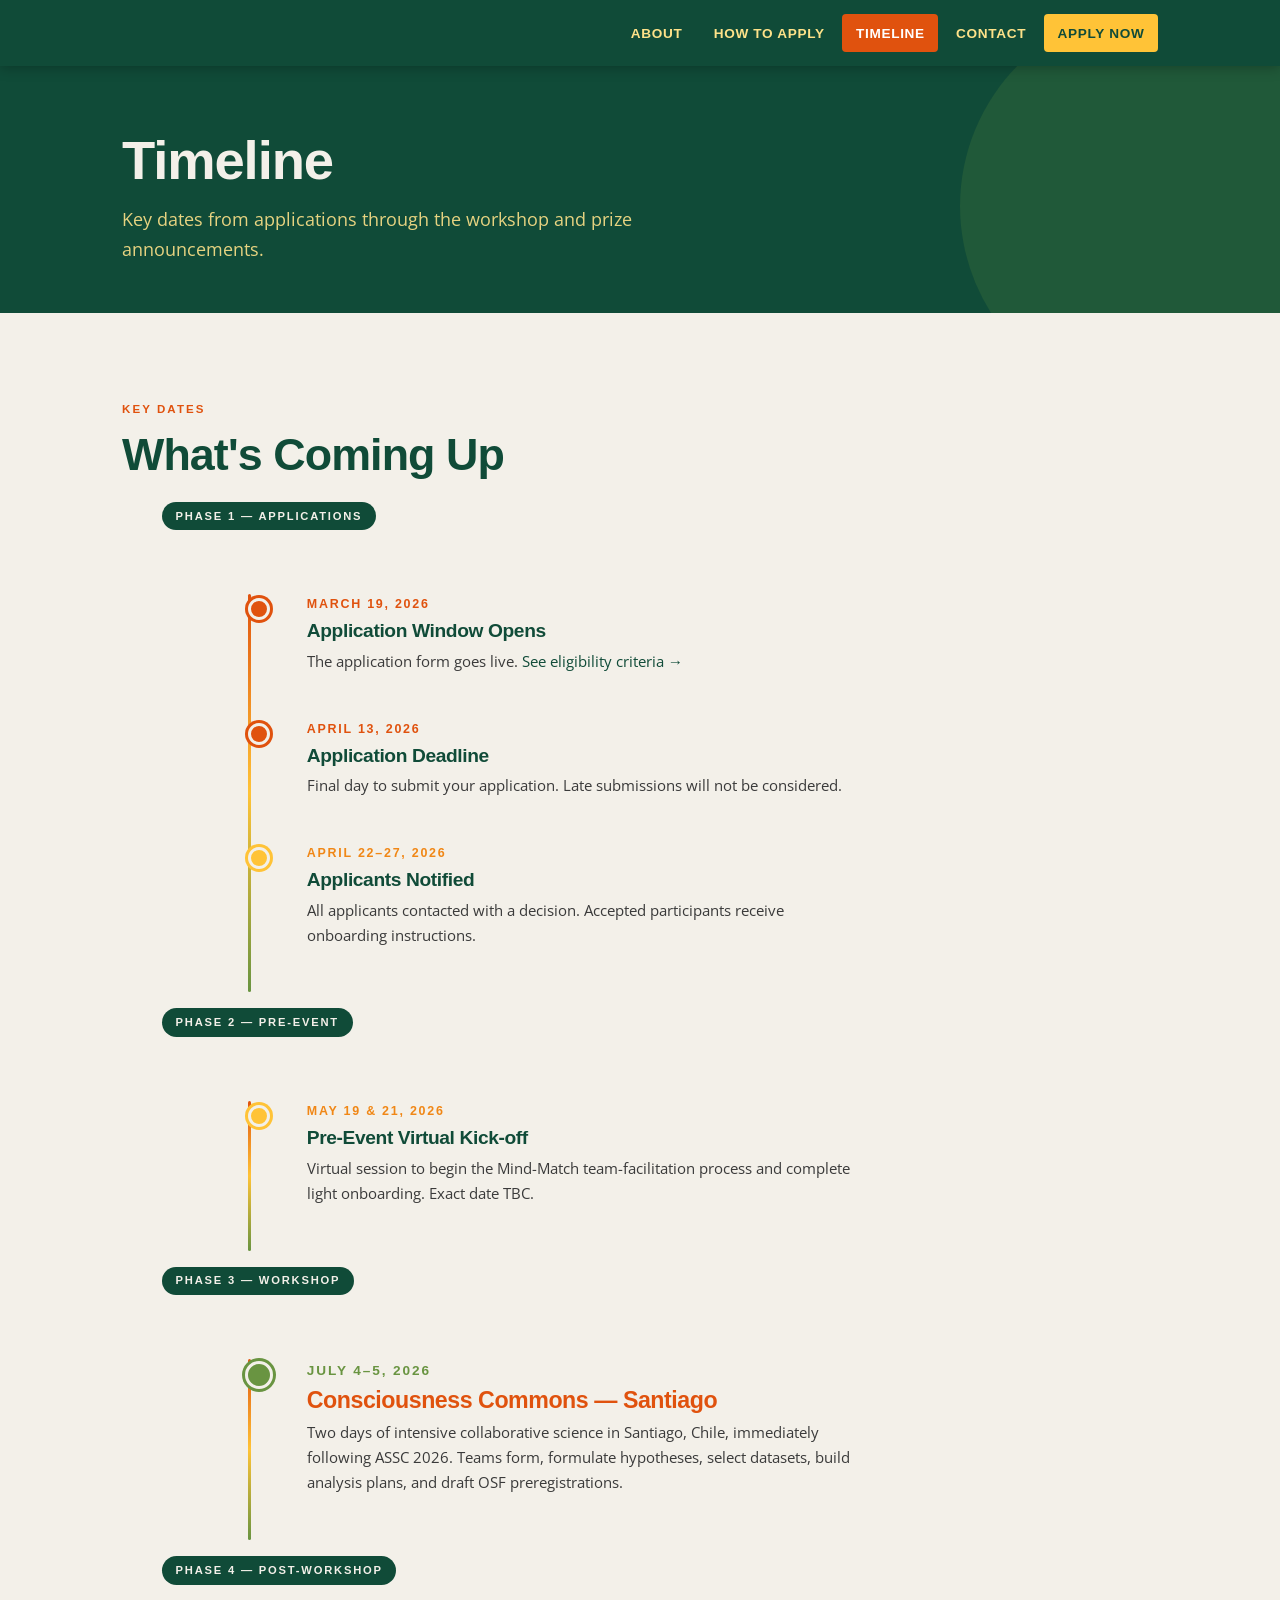
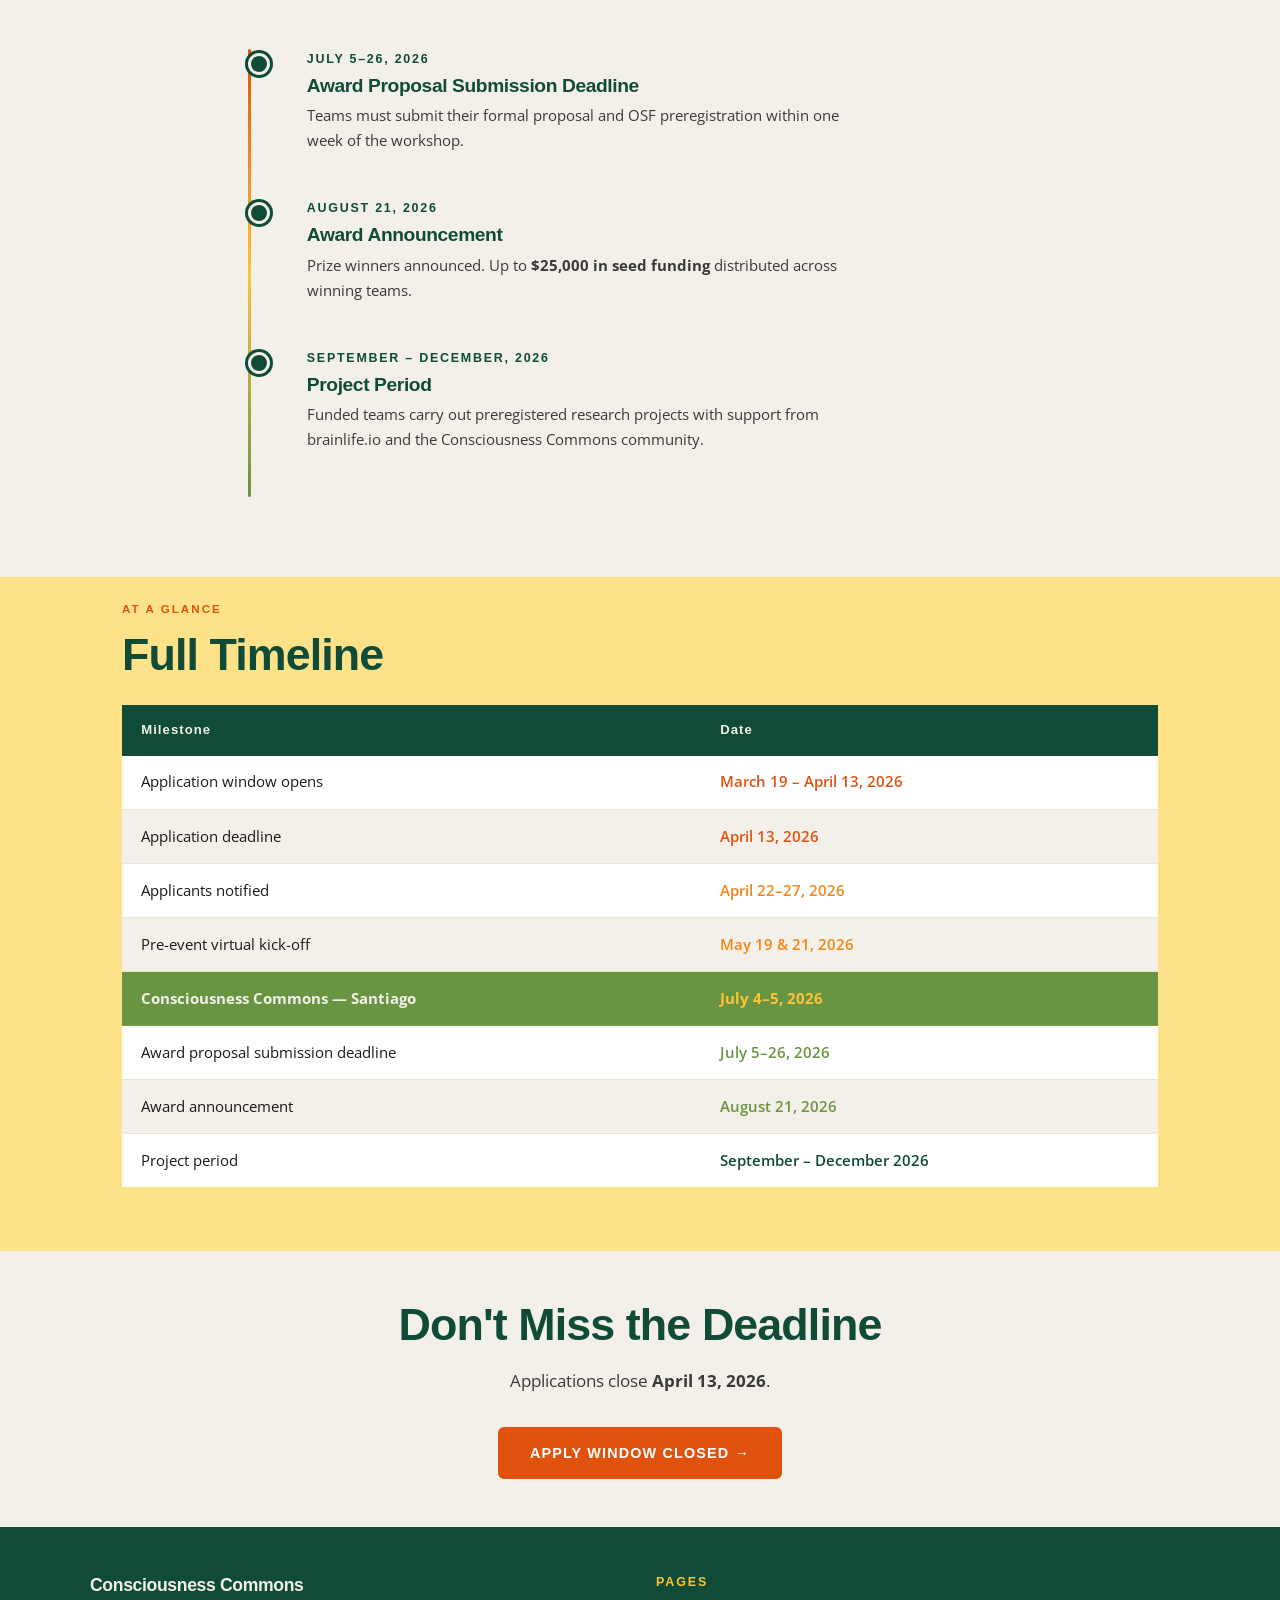
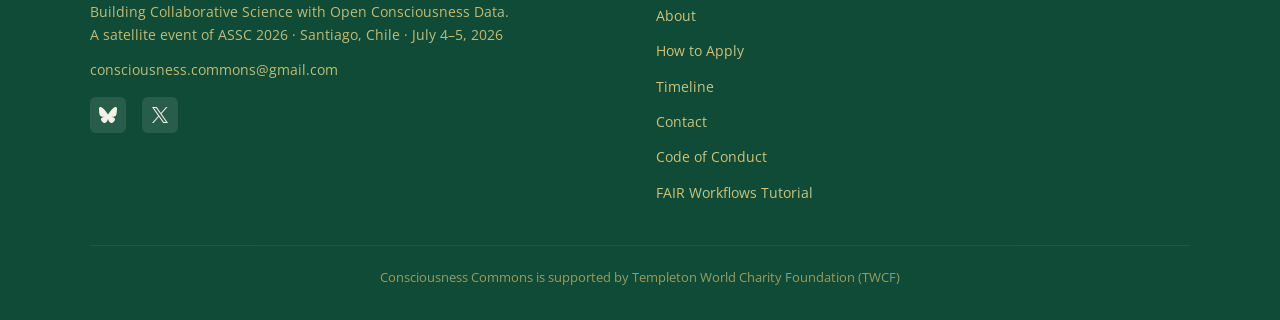
<file: timeline.html>
<!DOCTYPE html>
<html lang="en">
<head>
  <meta charset="UTF-8" />
  <meta name="viewport" content="width=device-width, initial-scale=1.0" />
  <title>Consciousness Commons — Timeline</title>
  <link rel="icon" type="image/png" href="assets/favicon-1.png" />
  <style>
@import url('https://fonts.googleapis.com/css2?family=Open+Sans:ital,wght@0,300;0,400;0,600;0,700;1,400&display=swap');
:root{--dark-green:#104b38;--green:#699441;--bright-orange:#e0520e;--orange:#f08716;--yellow:#ffc337;--light-yellow:#fee289;--light-orange:#f2c87d;--cream:#f3f0e9;--white:#ffffff;--text-dark:#1a1a1a;--text-mid:#3a3a3a}
*,*::before,*::after{box-sizing:border-box;margin:0;padding:0}
html{scroll-behavior:smooth}
body{font-family:'Open Sans',sans-serif;background:var(--cream);color:var(--text-dark);line-height:1.7;font-size:17px}
h1,h2,h3,h4,h5{font-family:'Century Gothic','Futura','Trebuchet MS',sans-serif;font-weight:700;line-height:1.15;letter-spacing:-0.02em}
a{color:var(--dark-green);text-decoration:none}
a:hover{color:var(--bright-orange)}
img{max-width:100%;display:block}
.container{max-width:1100px;margin:0 auto;padding:0 2rem}
.site-nav{background:var(--dark-green);position:sticky;top:0;z-index:100;box-shadow:0 2px 12px rgba(0,0,0,.25)}
.nav-inner{display:flex;align-items:center;justify-content:space-between;padding:.9rem 2rem;max-width:1100px;margin:0 auto}
.nav-logo{display:flex;align-items:center;gap:.7rem;text-decoration:none}
.nav-logo img{width:36px;height:36px;border-radius:6px;object-fit:cover;flex-shrink:0}
.nav-logo-text{font-family:'Century Gothic','Futura',sans-serif;font-weight:700;font-size:.9rem;color:var(--cream);letter-spacing:.03em;line-height:1.2}
.nav-links{display:flex;align-items:center;gap:.25rem;list-style:none;padding:0;margin:0}
.nav-links li{list-style:none}
.nav-links a{color:var(--light-yellow);font-size:.85rem;font-weight:600;letter-spacing:.05em;text-transform:uppercase;padding:.45rem .85rem;border-radius:4px;transition:background .2s,color .2s;font-family:'Century Gothic','Futura',sans-serif;display:block}
.nav-links a:hover,.nav-links a.active{background:var(--bright-orange);color:var(--white)}
.nav-links .nav-cta a{background:var(--yellow);color:var(--dark-green)}
.nav-links .nav-cta a:hover{background:var(--bright-orange);color:var(--white)}
.section-label{display:inline-block;font-size:.72rem;font-weight:700;letter-spacing:.18em;text-transform:uppercase;color:var(--bright-orange);margin-bottom:.6rem;font-family:'Century Gothic','Futura',sans-serif}
.section-title{font-size:clamp(1.8rem,4vw,2.8rem);color:var(--dark-green);margin-bottom:1.2rem}
.section{padding:5rem 0}
.section--tint{background:var(--light-yellow)}
.page-hero{background:var(--dark-green);padding:4rem 2rem 3rem;position:relative;overflow:hidden}
.page-hero::before{content:'';position:absolute;right:-80px;top:-60px;width:400px;height:400px;border-radius:50%;background:rgba(105,148,65,.18)}
.page-hero h1{font-size:clamp(2rem,5vw,3.4rem);color:var(--cream);position:relative;z-index:1}
.page-hero p{color:var(--light-yellow);font-size:1.1rem;margin-top:.75rem;max-width:640px;opacity:.9;position:relative;z-index:1}
.btn{display:inline-block;font-family:'Century Gothic','Futura',sans-serif;font-weight:700;font-size:.9rem;letter-spacing:.08em;text-transform:uppercase;padding:.85rem 2rem;border-radius:6px;transition:background .2s,transform .15s;cursor:pointer;border:none}
.btn-primary{background:var(--bright-orange);color:var(--white)}
.btn-primary:hover{background:var(--orange);color:var(--white);transform:translateY(-2px)}
.site-footer{background:var(--dark-green);color:var(--light-yellow);padding:3rem 2rem 2rem}
.footer-inner{max-width:1100px;margin:0 auto;display:grid;grid-template-columns:1fr 1fr;gap:2rem;align-items:start}
.footer-brand h3{color:var(--cream);font-size:1.1rem;margin-bottom:.4rem}
.footer-brand p{font-size:.88rem;opacity:.75;line-height:1.6}
.footer-links h4{color:var(--yellow);font-size:.78rem;letter-spacing:.15em;text-transform:uppercase;margin-bottom:.75rem}
.footer-links ul{list-style:none;padding:0}
.footer-links ul li{margin-bottom:.4rem}
.footer-links ul li a{color:var(--light-yellow);opacity:.8;font-size:.9rem}
.footer-links ul li a:hover{opacity:1;color:var(--yellow)}
.footer-bottom{max-width:1100px;margin:2rem auto 0;padding-top:1.25rem;border-top:1px solid rgba(255,255,255,.12);font-size:.82rem;opacity:.55;text-align:center}
/* TIMELINE */
.tl-wrap{position:relative;max-width:820px;margin:2rem auto 0;padding-left:2rem}
.tl-wrap::before{content:'';position:absolute;left:18px;top:0;bottom:0;width:3px;background:linear-gradient(to bottom,var(--bright-orange),var(--yellow),var(--green));border-radius:2px}
.tl-item{position:relative;padding:0 0 2.8rem 2.8rem}
.tl-dot{position:absolute;left:-14px;top:4px;width:22px;height:22px;border-radius:50%;background:var(--bright-orange);border:3px solid var(--cream);box-shadow:0 0 0 3px var(--bright-orange);z-index:1}
.tl-dot--yellow{background:var(--yellow);box-shadow:0 0 0 3px var(--yellow)}
.tl-dot--green{background:var(--green);box-shadow:0 0 0 3px var(--green)}
.tl-dot--dark{background:var(--dark-green);box-shadow:0 0 0 3px var(--dark-green)}
.tl-date{font-size:.78rem;font-weight:700;letter-spacing:.14em;text-transform:uppercase;color:var(--bright-orange);margin-bottom:.3rem;font-family:'Century Gothic','Futura',sans-serif}
.tl-date--yellow{color:var(--orange)}
.tl-date--green{color:var(--green)}
.tl-date--dark{color:var(--dark-green)}
.tl-title{font-size:1.2rem;color:var(--dark-green);margin-bottom:.4rem;font-family:'Century Gothic','Futura',sans-serif;font-weight:700}
.tl-desc{font-size:.95rem;color:var(--text-mid);line-height:1.65;max-width:560px}
.tl-item--highlight .tl-title{font-size:1.45rem;color:var(--bright-orange)}
.tl-phase{display:inline-block;background:var(--dark-green);color:var(--cream);font-family:'Century Gothic','Futura',sans-serif;font-size:.7rem;font-weight:700;letter-spacing:.16em;text-transform:uppercase;padding:.3rem .85rem;border-radius:20px;margin-bottom:2rem;margin-left:2.5rem}
@media(max-width:768px){.nav-inner{flex-wrap:wrap;gap:.5rem}.nav-links{flex-wrap:wrap;gap:.1rem}.footer-inner{grid-template-columns:1fr}.section{padding:3rem 0}}
  </style>
</head>
<body>

  <nav class="site-nav">
    <div class="nav-inner">
      <a class="nav-logo" href="index.html">
        <span class="nav-logo-text"></span>
      </a>
      <ul class="nav-links">
        <li><a href="index.html">About</a></li>
        <li><a href="apply.html">How to Apply</a></li>
        <li><a href="timeline.html" class="active">Timeline</a></li>
        <li><a href="contact.html">Contact</a></li>
        <li class="nav-cta"><a href="https://forms.gle/c1xpSTk2sJ3oTzHZ6" target="_blank">Apply Now</a></li>
      </ul>
    </div>
  </nav>

  <div class="page-hero">
    <div class="container">
      <h1>Timeline</h1>
      <p>Key dates from applications through the workshop and prize announcements.</p>
    </div>
  </div>

  <section class="section">
    <div class="container">
      <span class="section-label">Key Dates</span>
      <h2 class="section-title">What's Coming Up</h2>

      <span class="tl-phase">Phase 1 — Applications</span>
      <div class="tl-wrap">
        <div class="tl-item">
          <div class="tl-dot"></div>
          <div class="tl-date">March 19, 2026</div>
          <h3 class="tl-title">Application Window Opens</h3>
          <p class="tl-desc">The application form goes live. <a href="apply.html">See eligibility criteria →</a></p>
        </div>
        <div class="tl-item">
          <div class="tl-dot"></div>
          <div class="tl-date">April 13, 2026</div>
          <h3 class="tl-title">Application Deadline</h3>
          <p class="tl-desc">Final day to submit your application. Late submissions will not be considered.</p>
        </div>
        <div class="tl-item">
          <div class="tl-dot tl-dot--yellow"></div>
          <div class="tl-date tl-date--yellow">April 22–27, 2026</div>
          <h3 class="tl-title">Applicants Notified</h3>
          <p class="tl-desc">All applicants contacted with a decision. Accepted participants receive onboarding instructions.</p>
        </div>
      </div>

      <span class="tl-phase" style="margin-top:1rem;">Phase 2 — Pre-Event</span>
      <div class="tl-wrap">
        <div class="tl-item">
          <div class="tl-dot tl-dot--yellow"></div>
          <div class="tl-date tl-date--yellow">May 19 & 21, 2026</div>
          <h3 class="tl-title">Pre-Event Virtual Kick-off</h3>
          <p class="tl-desc">Virtual session to begin the Mind-Match team-facilitation process and complete light onboarding. Exact date TBC.</p>
        </div>
      </div>

      <span class="tl-phase" style="margin-top:1rem;">Phase 3 — Workshop</span>
      <div class="tl-wrap">
        <div class="tl-item tl-item--highlight">
          <div class="tl-dot tl-dot--green" style="width:28px;height:28px;left:-17px;top:2px;"></div>
          <div class="tl-date tl-date--green" style="font-size:.85rem;">July 4–5, 2026</div>
          <h3 class="tl-title"> Consciousness Commons — Santiago</h3>
          <p class="tl-desc">Two days of intensive collaborative science in Santiago, Chile, immediately following ASSC 2026. Teams form, formulate hypotheses, select datasets, build analysis plans, and draft OSF preregistrations.</p>
        </div>
      </div>

      <span class="tl-phase" style="margin-top:1rem;">Phase 4 — Post-Workshop</span>
      <div class="tl-wrap">
        <div class="tl-item">
          <div class="tl-dot tl-dot--dark"></div>
          <div class="tl-date tl-date--dark">July 5–26, 2026</div>
          <h3 class="tl-title">Award Proposal Submission Deadline</h3>
          <p class="tl-desc">Teams must submit their formal proposal and OSF preregistration within one week of the workshop.</p>
        </div>
        <div class="tl-item">
          <div class="tl-dot tl-dot--dark"></div>
          <div class="tl-date tl-date--dark">August 21, 2026</div>
          <h3 class="tl-title">Award Announcement</h3>
          <p class="tl-desc">Prize winners announced. Up to <strong>$25,000 in seed funding</strong> distributed across winning teams.</p>
        </div>
        <div class="tl-item">
          <div class="tl-dot tl-dot--dark"></div>
          <div class="tl-date tl-date--dark">September – December, 2026</div>
          <h3 class="tl-title">Project Period</h3>
          <p class="tl-desc">Funded teams carry out preregistered research projects with support from brainlife.io and the Consciousness Commons community.</p>
        </div>
      </div>
    </div>
  </section>

  <section class="section section--tint" style="padding-top:1rem;padding-bottom:4rem;">
    <div class="container">
      <span class="section-label">At a Glance</span>
      <h2 class="section-title">Full Timeline</h2>
      <div style="overflow-x:auto;margin-top:1.5rem;">
        <table style="width:100%;border-collapse:collapse;font-size:.95rem;">
          <thead>
            <tr style="background:var(--dark-green);color:var(--cream);">
              <th style="padding:.9rem 1.2rem;text-align:left;font-family:'Century Gothic','Futura',sans-serif;font-weight:700;font-size:.82rem;letter-spacing:.08em;">Milestone</th>
              <th style="padding:.9rem 1.2rem;text-align:left;font-family:'Century Gothic','Futura',sans-serif;font-weight:700;font-size:.82rem;letter-spacing:.08em;">Date</th>
            </tr>
          </thead>
          <tbody>
            <tr style="background:var(--white);"><td style="padding:.85rem 1.2rem;border-bottom:1px solid #e8e4d8;">Application window opens</td><td style="padding:.85rem 1.2rem;border-bottom:1px solid #e8e4d8;font-weight:600;color:var(--bright-orange);">March 19 – April 13, 2026</td></tr>
            <tr style="background:var(--cream);"><td style="padding:.85rem 1.2rem;border-bottom:1px solid #e8e4d8;">Application deadline</td><td style="padding:.85rem 1.2rem;border-bottom:1px solid #e8e4d8;font-weight:600;color:var(--bright-orange);">April 13, 2026</td></tr>
            <tr style="background:var(--white);"><td style="padding:.85rem 1.2rem;border-bottom:1px solid #e8e4d8;">Applicants notified</td><td style="padding:.85rem 1.2rem;border-bottom:1px solid #e8e4d8;font-weight:600;color:var(--orange);">April 22–27, 2026</td></tr>
            <tr style="background:var(--cream);"><td style="padding:.85rem 1.2rem;border-bottom:1px solid #e8e4d8;">Pre-event virtual kick-off</td><td style="padding:.85rem 1.2rem;border-bottom:1px solid #e8e4d8;font-weight:600;color:var(--orange);">May 19 & 21, 2026</td></tr>
            <tr style="background:#699441;color:var(--cream);"><td style="padding:.85rem 1.2rem;border-bottom:1px solid rgba(255,255,255,.1);font-weight:700;">Consciousness Commons — Santiago</td><td style="padding:.85rem 1.2rem;border-bottom:1px solid rgba(255,255,255,.1);font-weight:700;color:var(--yellow);">July 4–5, 2026</td></tr>
            <tr style="background:var(--white);"><td style="padding:.85rem 1.2rem;border-bottom:1px solid #e8e4d8;">Award proposal submission deadline</td><td style="padding:.85rem 1.2rem;border-bottom:1px solid #e8e4d8;font-weight:600;color:var(--green);">July 5–26, 2026</td></tr>
            <tr style="background:var(--cream);"><td style="padding:.85rem 1.2rem;border-bottom:1px solid #e8e4d8;">Award announcement</td><td style="padding:.85rem 1.2rem;border-bottom:1px solid #e8e4d8;font-weight:600;color:var(--green);">August 21, 2026</td></tr>
            <tr style="background:var(--white);"><td style="padding:.85rem 1.2rem;">Project period</td><td style="padding:.85rem 1.2rem;font-weight:600;color:var(--dark-green);">September – December 2026</td></tr>
          </tbody>
        </table>
      </div>
    </div>
  </section>

  <section class="section" style="text-align:center;padding:3rem 2rem;">
    <h2 class="section-title" style="margin-bottom:1rem;">Don't Miss the Deadline</h2>
    <p style="max-width:480px;margin:0 auto 2rem;color:var(--text-mid);font-size:1.05rem;">Applications close <strong>April 13, 2026</strong>.</p>
    <a class="btn btn-primary" href="https://forms.gle/c1xpSTk2sJ3oTzHZ6" target="_blank" rel="noopener noreferrer">Apply window closed →</a>
  </section>

  <footer class="site-footer">
    <div class="footer-inner">
      <div class="footer-brand">
        <h3>Consciousness Commons</h3>
        <p>Building Collaborative Science with Open Consciousness Data.<br>A satellite event of ASSC 2026 · Santiago, Chile · July 4–5, 2026</p>
        <p style="margin-top:.75rem;">
  <a href="mailto:consciousness.commons@gmail.com" style="color:var(--light-yellow);">consciousness.commons@gmail.com</a>
</p>
<div style="display:flex;gap:1rem;margin-top:1rem;align-items:center;">
  <a href="https://bsky.app/profile/consc-commons.bsky.social" target="_blank" rel="noopener noreferrer"
     title="Bluesky" style="display:inline-flex;align-items:center;justify-content:center;width:36px;height:36px;border-radius:6px;background:rgba(255,255,255,0.1);transition:background .2s;">
    <svg xmlns="http://www.w3.org/2000/svg" width="18" height="18" viewBox="0 0 568 501" fill="#f3f0e9">
      <path d="M123.121 33.664C188.241 82.553 258.281 181.68 284 234.873c25.719-53.193 95.759-152.32 160.879-201.209C491.866-1.611 568-28.906 568 57.947c0 17.346-9.945 145.713-15.778 166.555-20.275 72.453-94.155 90.933-159.875 79.748C507.222 323.8 536.444 388.56 473.333 453.32c-119.86 122.992-172.272-30.859-185.702-70.281-2.462-7.227-3.614-10.608-3.631-7.733-.017-2.875-1.169.506-3.631 7.733-13.43 39.422-65.842 193.273-185.702 70.281-63.111-64.76-33.889-129.52 80.653-149.07-65.72 11.185-139.6-7.295-159.875-79.748C9.945 203.66 0 75.293 0 57.947 0-28.906 76.134-1.611 123.121 33.664Z"/>
    </svg>
  </a>
  <a href="https://x.com/consc_commons" target="_blank" rel="noopener noreferrer"
     title="X (Twitter)" style="display:inline-flex;align-items:center;justify-content:center;width:36px;height:36px;border-radius:6px;background:rgba(255,255,255,0.1);transition:background .2s;">
    <svg xmlns="http://www.w3.org/2000/svg" width="16" height="16" viewBox="0 0 300 300" fill="#f3f0e9">
      <path d="M178.57 127.15 290.27 0h-26.46l-97.03 110.38L89.34 0H0l117.13 166.93L0 300.25h26.46l102.4-116.59 81.8 116.59h89.34M36.01 19.54H76.66l187.13 262.13h-40.66"/>
    </svg>
  </a>
</div>
      </div>
      <div class="footer-links">
        <h4>Pages</h4>
        <ul>
          <li><a href="index.html">About</a></li>
          <li><a href="apply.html">How to Apply</a></li>
          <li><a href="timeline.html">Timeline</a></li>
          <li><a href="contact.html">Contact</a></li>
          <li><a href="code-of-conduct.html">Code of Conduct</a></li>
          <li><a href="fair-tutorial.html">FAIR Workflows Tutorial</a></li>
        </ul>
      </div>
    </div>
    <div class="footer-bottom">Consciousness Commons is supported by Templeton World Charity Foundation (TWCF)</div>
  </footer>
</body>
</html>
</file>
